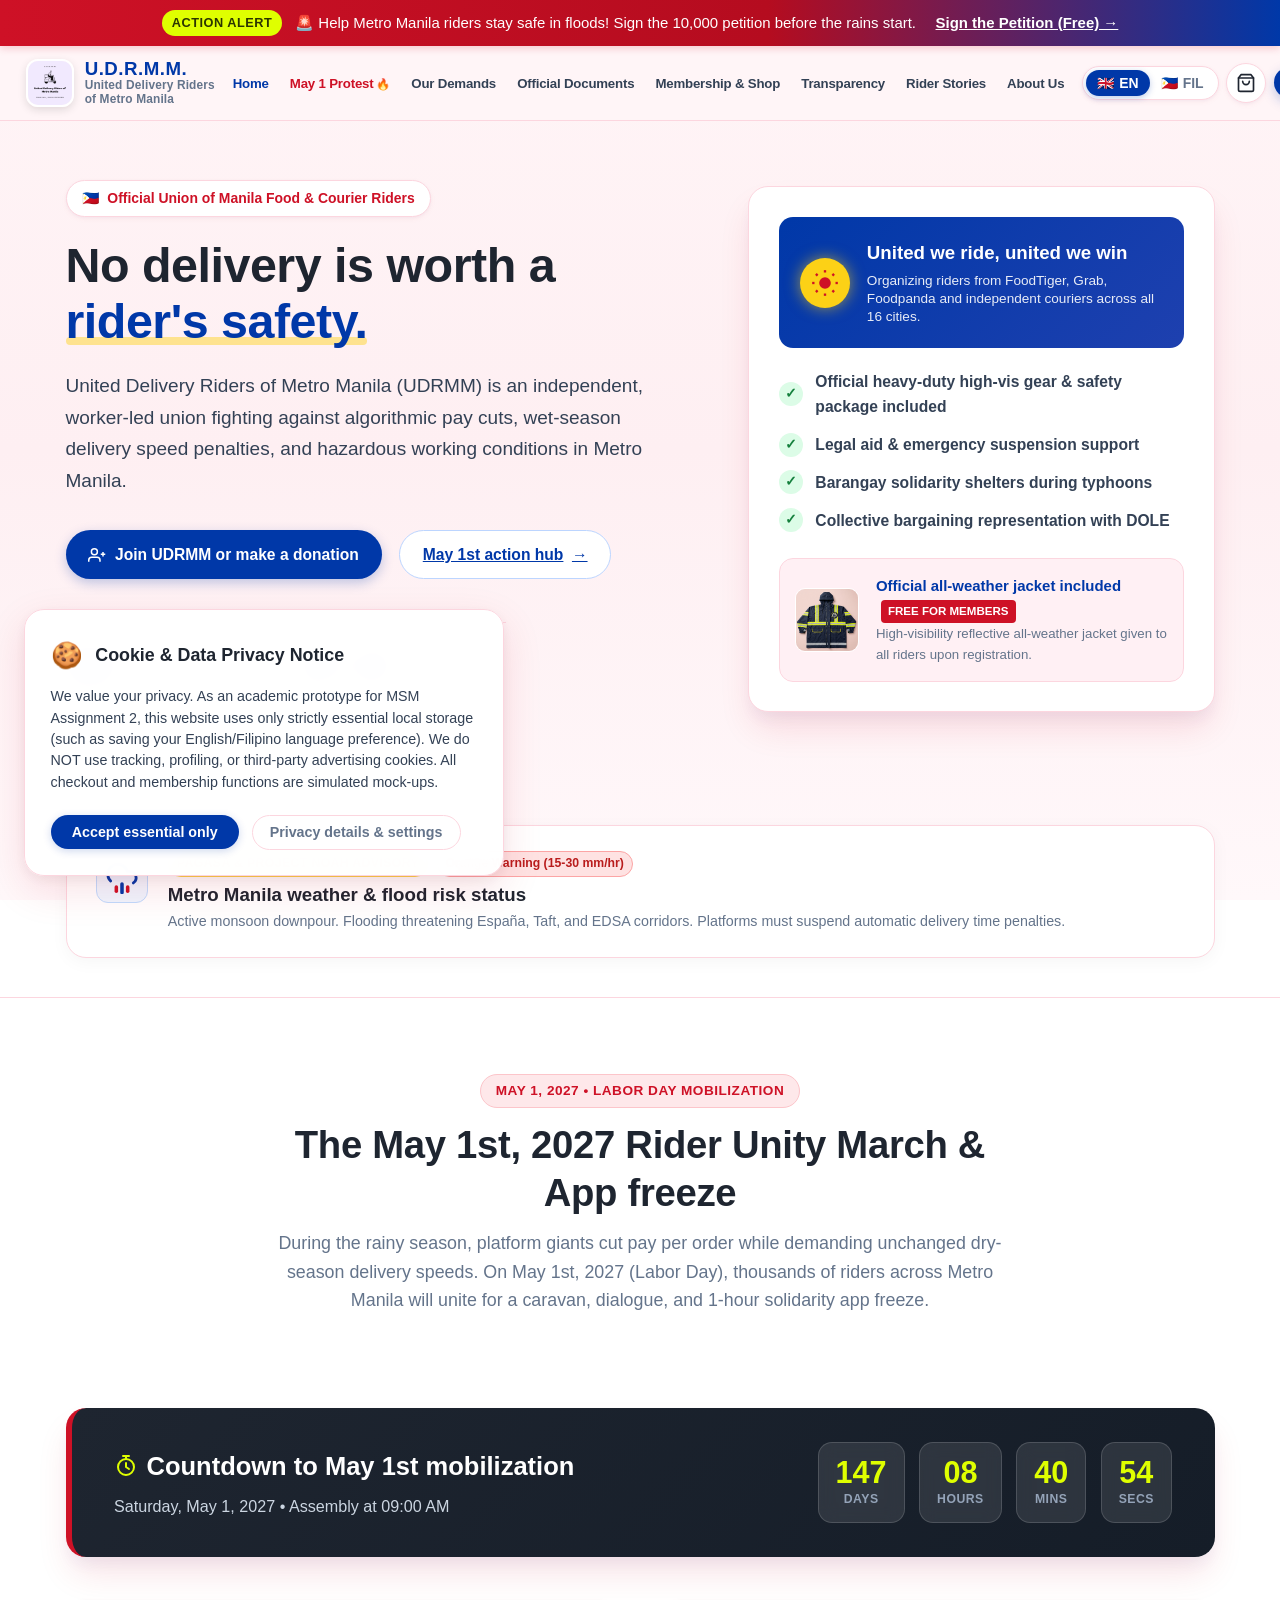
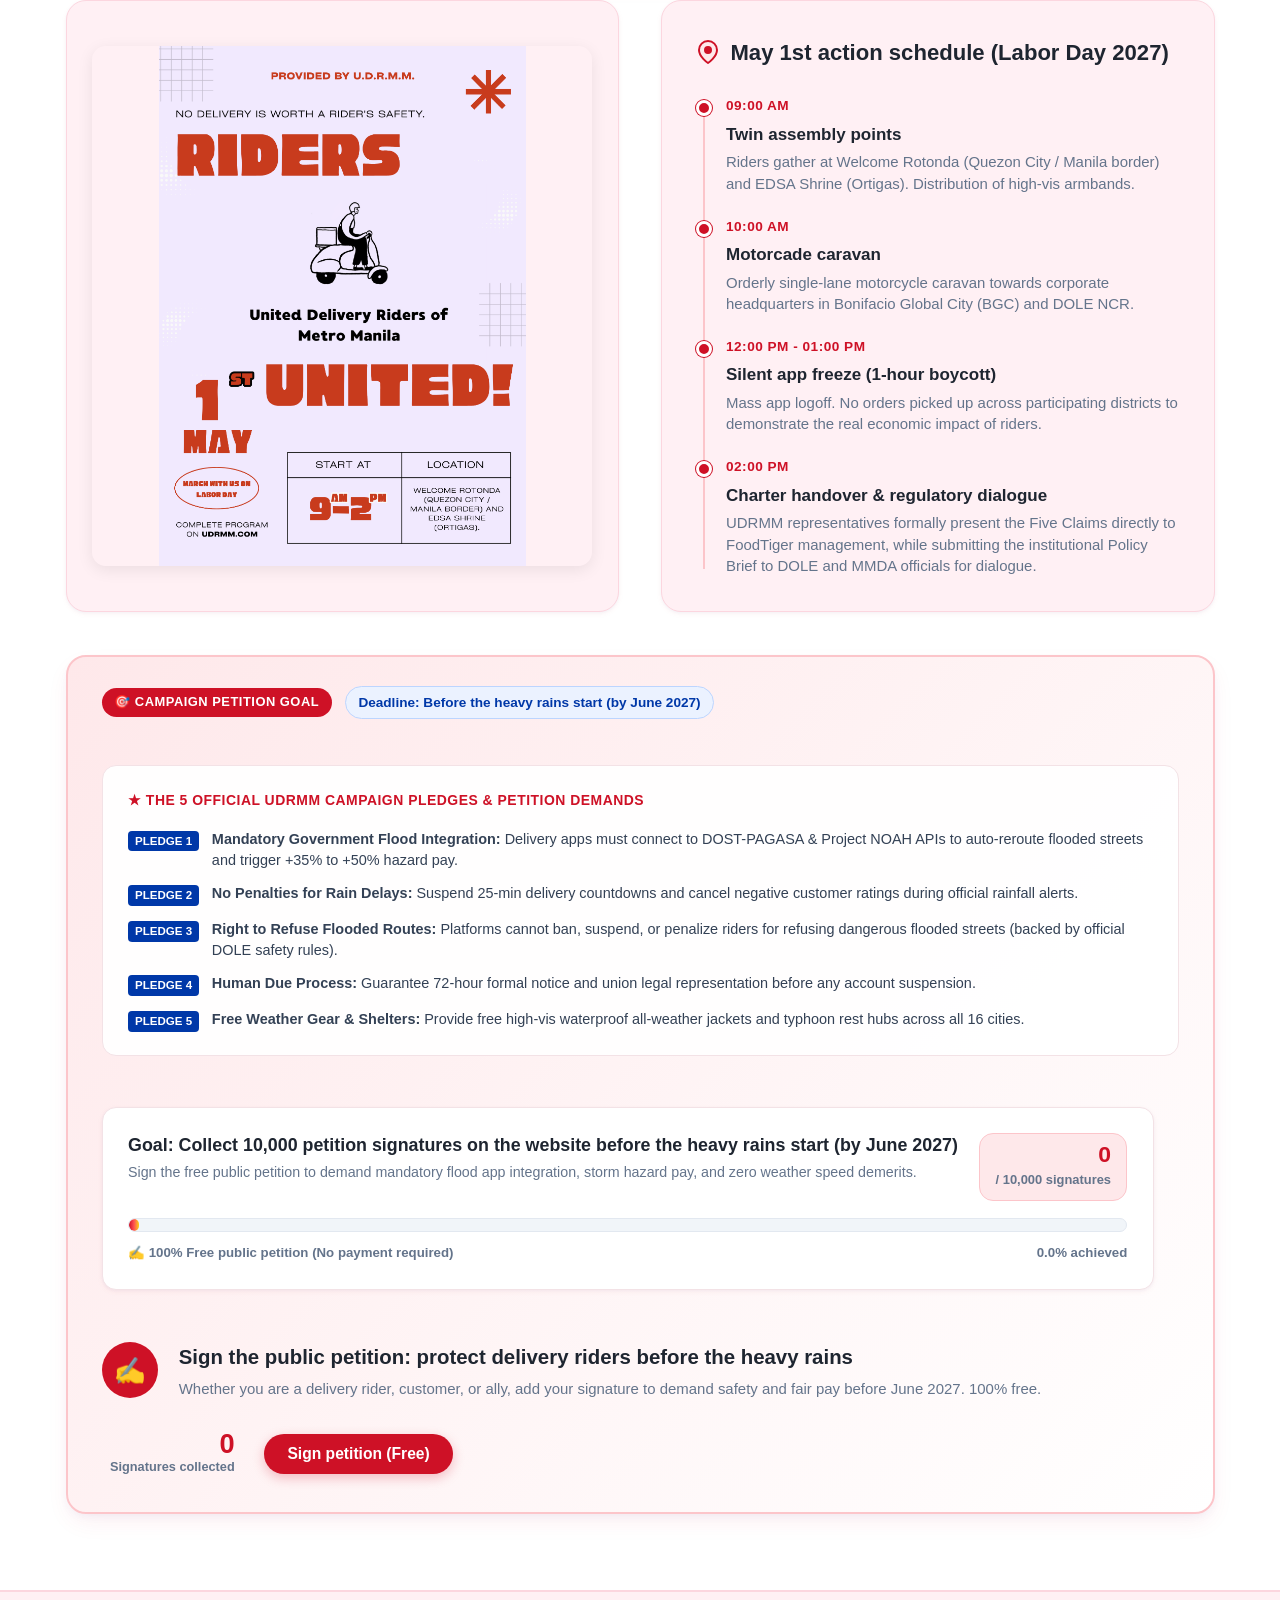
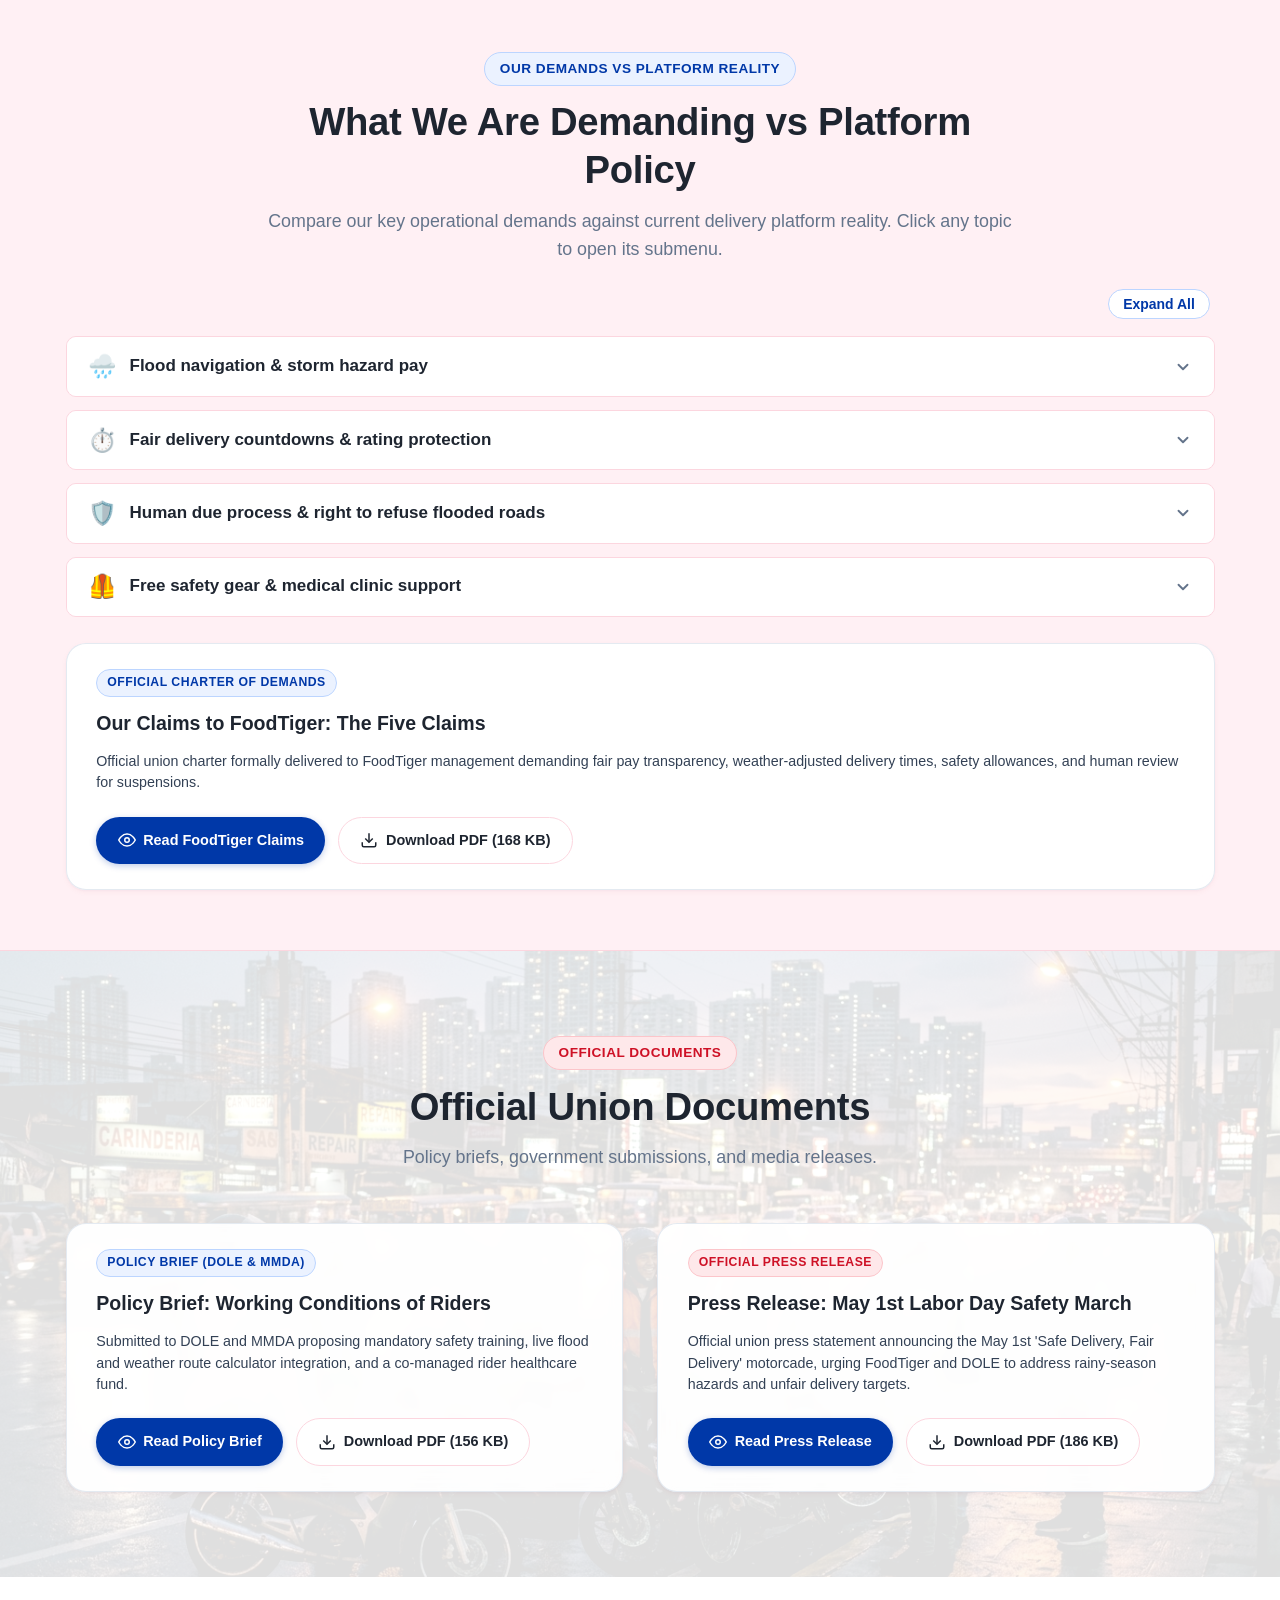
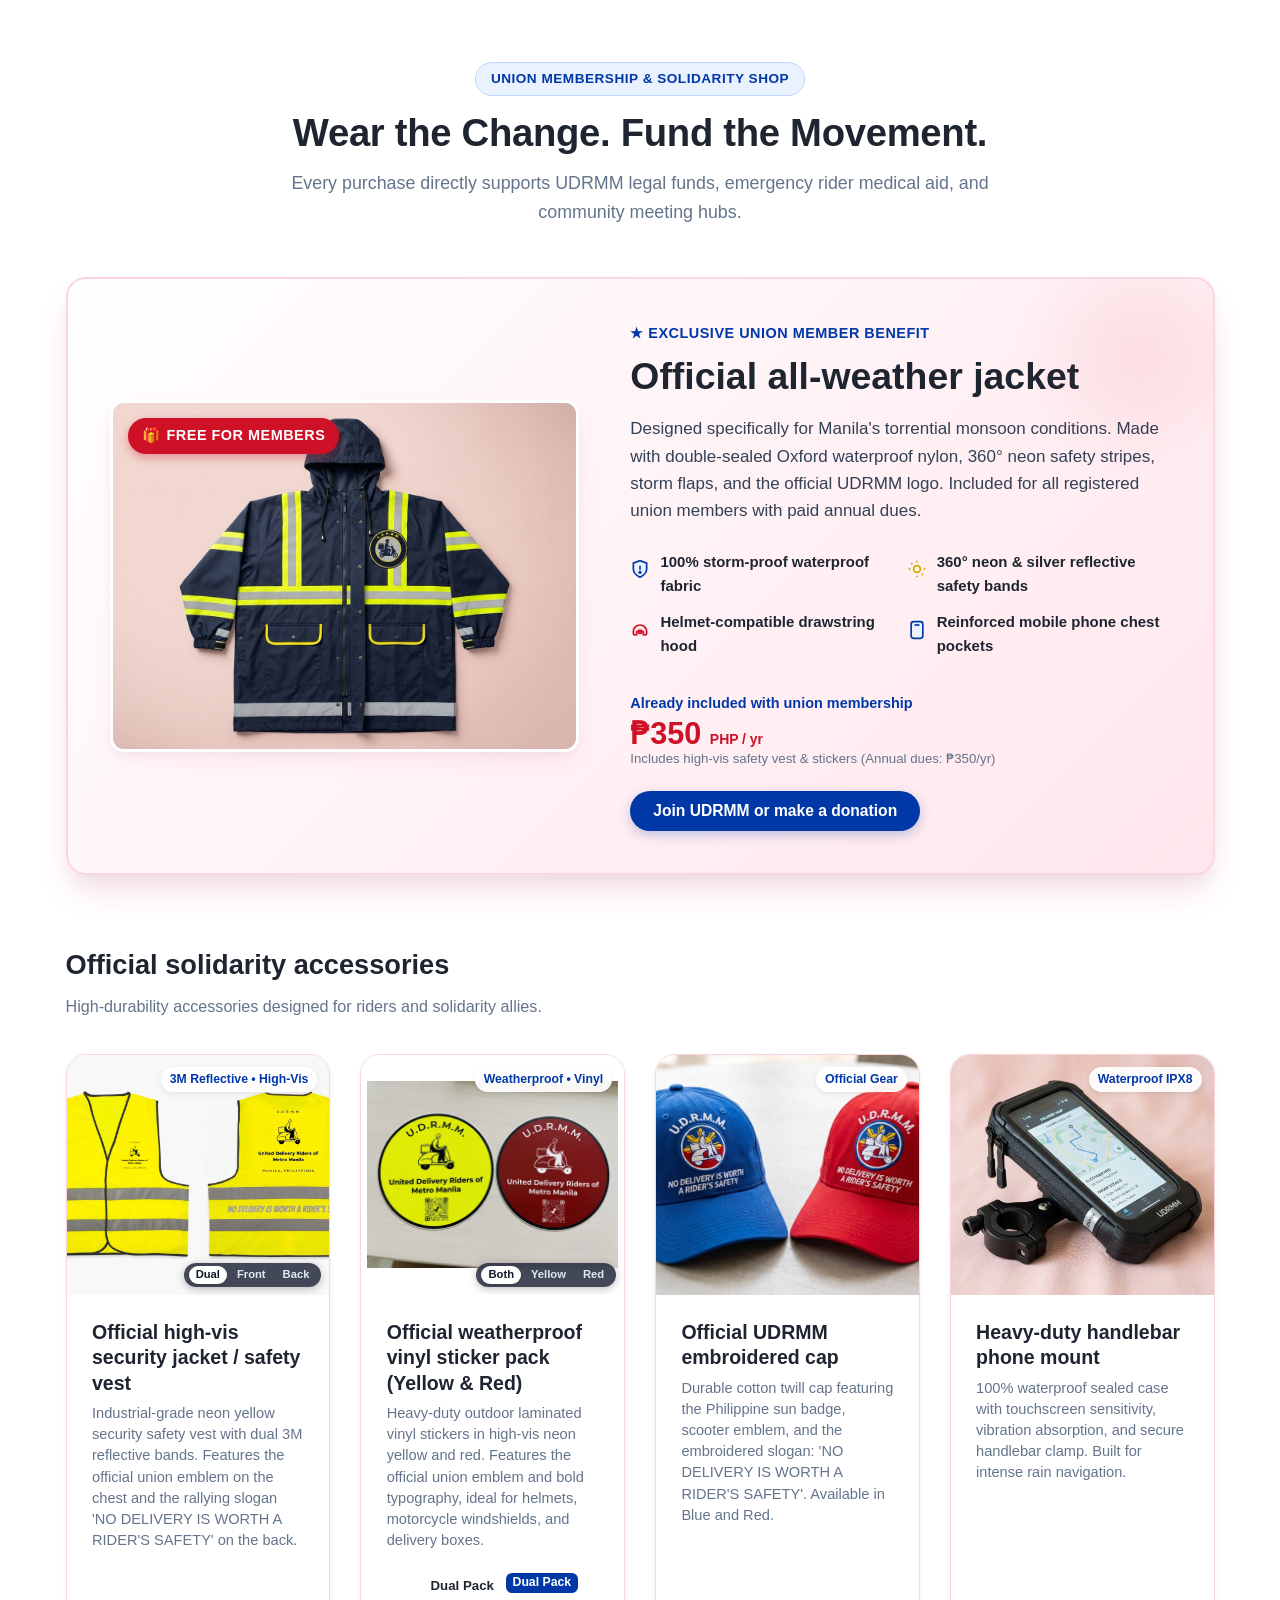
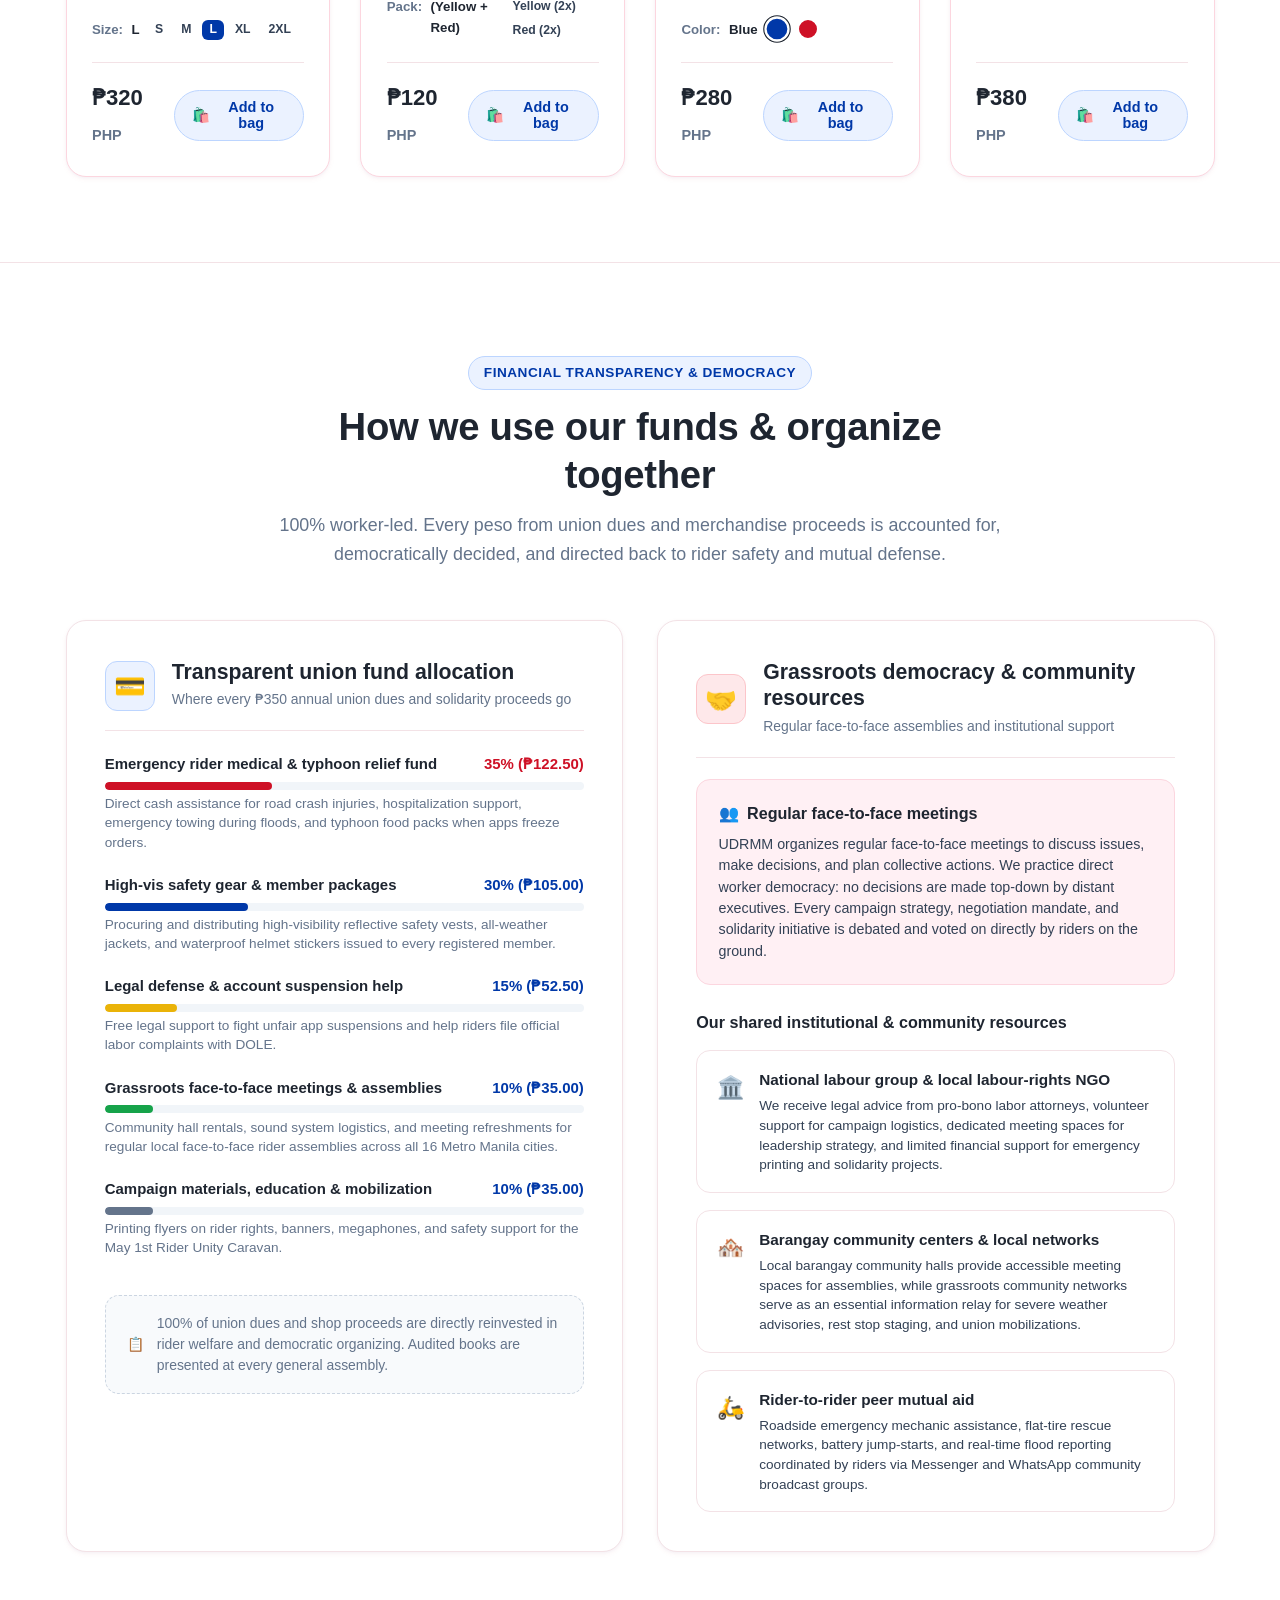
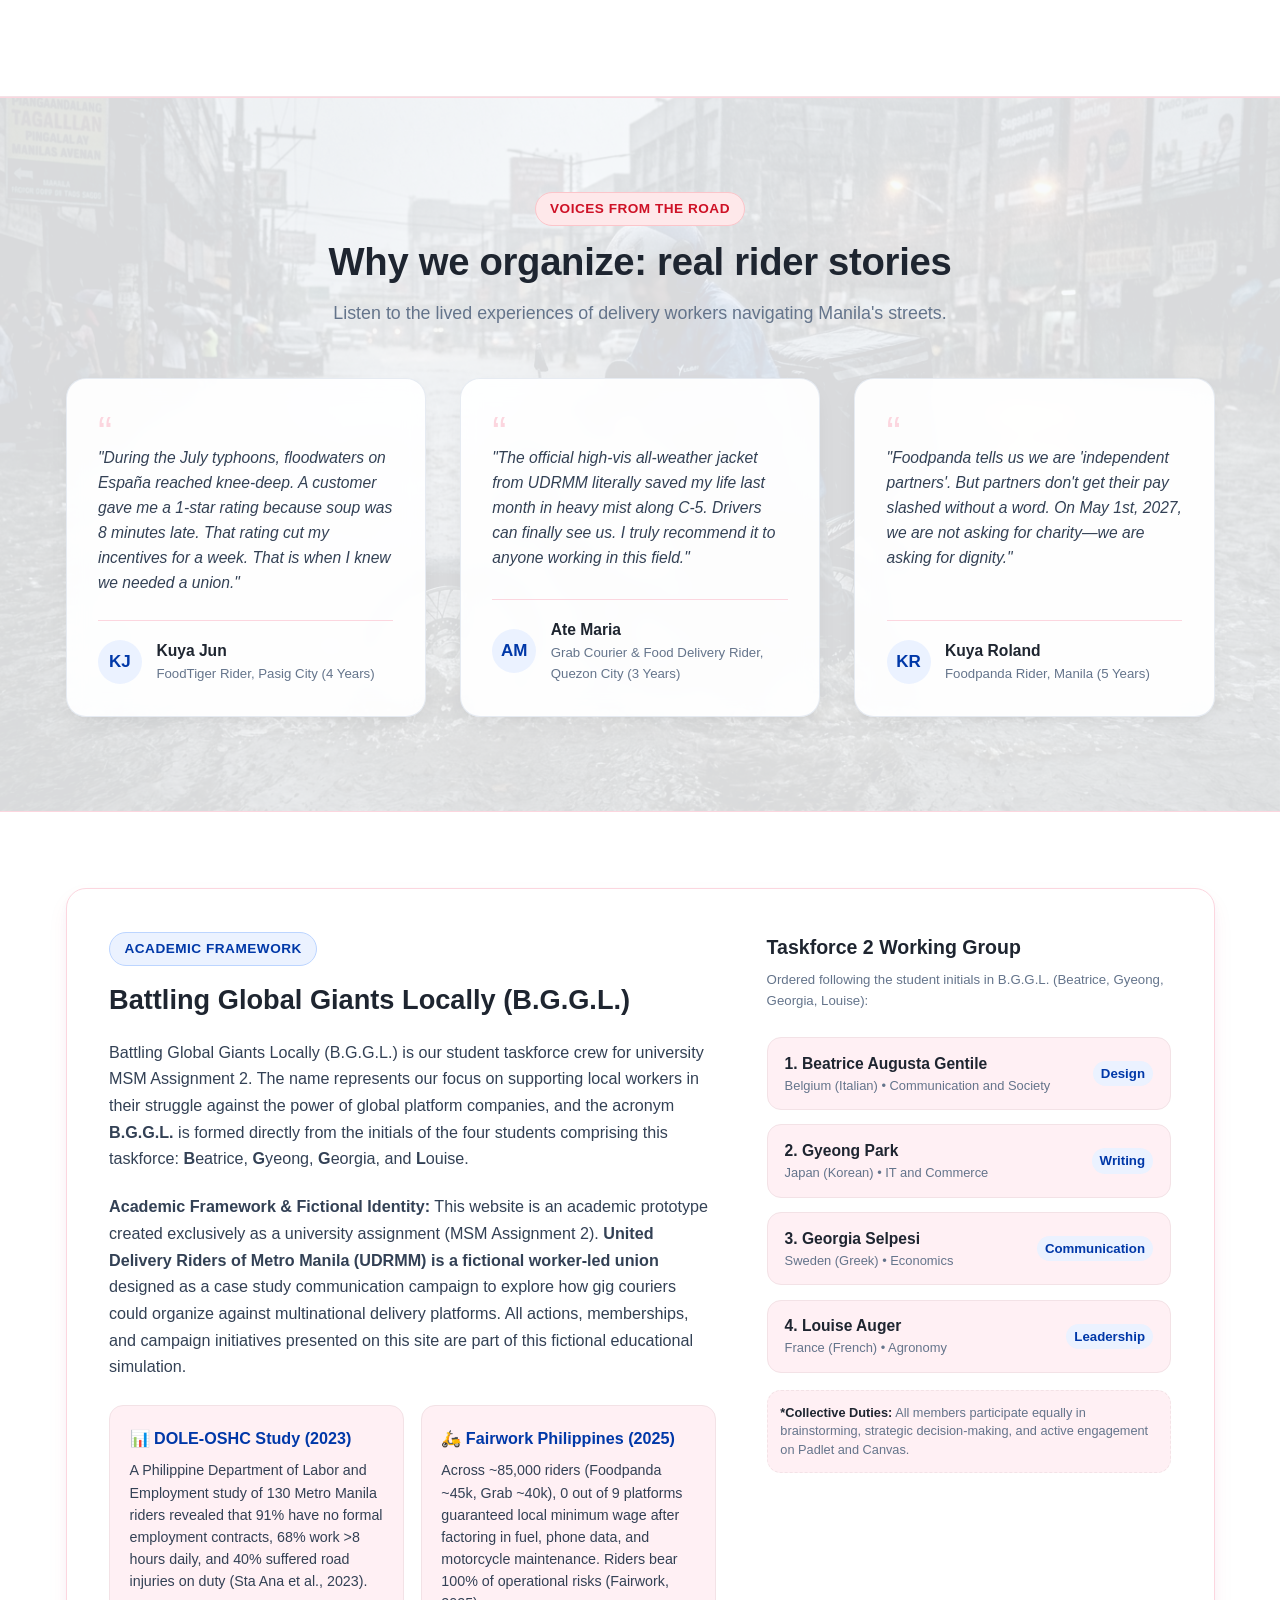
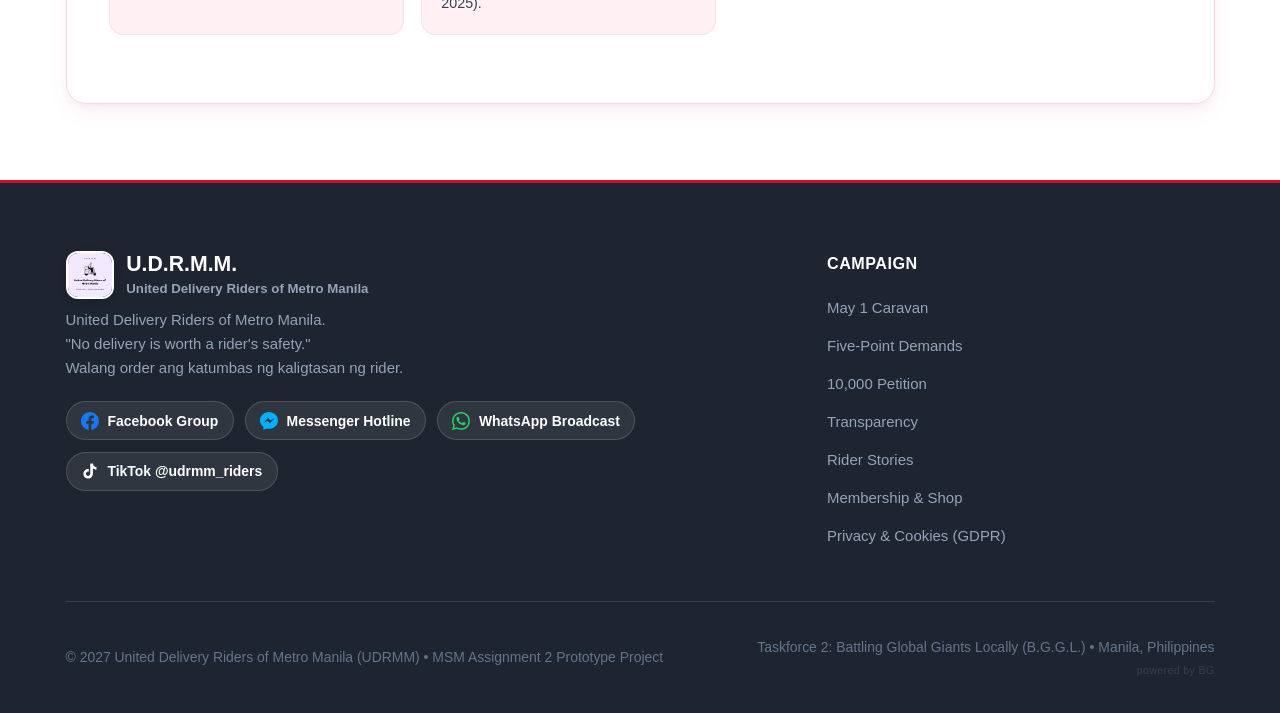
<file: index.html>
<!DOCTYPE html>
<html lang="en" data-lang="en">
<head>
  <meta charset="UTF-8">
  <meta name="viewport" content="width=device-width, initial-scale=1.0">
  <title>U.D.R.M.M. | United Delivery Riders of Metro Manila</title>
  <meta name="description" content="Worker-led union fighting for fair pay, rainy-season hazard protection, and safety for Metro Manila delivery riders.">
  <link rel="icon" type="image/png" href="assets/logo.png?v=20261011_pink">
  <link rel="stylesheet" href="style.css?v=20261023_v17">
</head>
<body>

  <!-- Top Emergency & Mobilization Bar -->
  <aside class="top-alert-bar" aria-label="Mobilization Alert">
    <div class="top-alert-content">
      <span class="alert-tag">Action Alert</span>
      <span data-i18n="alertText">🚨 Help Metro Manila riders stay safe in floods! Sign the 10,000 petition before the rains start.</span>
      <a href="#petition" class="top-alert-link" data-i18n="alertLink">Sign the Petition (Free) →</a>
    </div>
  </aside>

  <!-- Sticky Main Navigation -->
  <header class="navbar">
    <div class="container nav-container">
      <a href="#" class="brand" aria-label="UDRMM Home">
        <img src="assets/logo.png?v=20261011_pink" alt="UDRMM Official Logo" class="brand-logo-img" width="48" height="48" loading="eager" decoding="async">
        <div class="brand-text">
          <span class="brand-title">U.D.R.M.M.</span>
          <span class="brand-subtitle" data-i18n-html="brand_subtitle">United Delivery Riders<br>of Metro Manila</span>
        </div>
      </a>

      <!-- Navigation Links -->
      <nav aria-label="Main Navigation">
        <ul class="nav-links">
          <li><a href="#home" class="nav-link active" data-i18n="navHome">Home</a></li>
          <li><a href="#protest" class="nav-link highlight" data-i18n="navProtest">May 1 Protest</a></li>
          <li><a href="#demands" class="nav-link" data-i18n="navDemands">Our Demands</a></li>
          <li><a href="#documents" class="nav-link" data-i18n="navDocuments">Official Documents</a></li>
          <li><a href="#shop" class="nav-link" data-i18n="navShop">Membership & Shop</a></li>
          <li><a href="#transparency" class="nav-link" data-i18n="navTransparency">Transparency</a></li>
          <li><a href="#stories" class="nav-link" data-i18n="navStories">Rider Stories</a></li>
          <li><a href="#about" class="nav-link" data-i18n="navAbout">About Us</a></li>
        </ul>
      </nav>

      <!-- Language Selector & Header Actions -->
      <div class="nav-actions">
        <div class="nav-actions-top">
          <!-- Language Switcher Pill -->
          <div class="lang-selector" role="group" aria-label="Language Selector">
            <button type="button" class="lang-btn active" data-lang="en" aria-label="Switch to English">
              <span>🇬🇧</span> EN
            </button>
            <button type="button" class="lang-btn" data-lang="fil" aria-label="Lumipat sa Filipino">
              <span>🇵🇭</span> FIL
            </button>
          </div>

          <!-- Cart Drawer Toggle -->
          <button class="cart-btn" id="open-cart-btn" aria-label="Open Shopping Bag">
            <svg width="20" height="20" viewBox="0 0 24 24" fill="none" stroke="currentColor" stroke-width="2" stroke-linecap="round" stroke-linejoin="round">
              <path d="M6 2L3 6v14a2 2 0 0 0 2 2h14a2 2 0 0 0 2-2V6l-3-4z"></path>
              <line x1="3" y1="6" x2="21" y2="6"></line>
              <path d="M16 10a4 4 0 0 1-8 0"></path>
            </svg>
            <span class="cart-count" id="cart-badge-count" style="display: none;">0</span>
          </button>

          <!-- Mobile Menu Toggle Button -->
          <button class="mobile-menu-btn" id="mobile-menu-btn" aria-label="Toggle menu">
            <svg width="24" height="24" viewBox="0 0 24 24" fill="none" stroke="currentColor" stroke-width="2">
              <line x1="3" y1="12" x2="21" y2="12"></line>
              <line x1="3" y1="6" x2="21" y2="6"></line>
              <line x1="3" y1="18" x2="21" y2="18"></line>
            </svg>
          </button>
        </div>

        <!-- Become Member or Donate CTA -->
        <button class="btn-primary open-membership-btn header-cta-btn" data-i18n="btnJoinNav">
          Join UDRMM or make a donation
        </button>
      </div>
    </div>
  </header>

  <main>
    <!-- HERO SECTION -->
    <section class="hero" id="home">
      <div class="container hero-grid">
        <div class="hero-content">
          <div class="hero-badge-pill">
            <span>🇵🇭</span>
            <span data-i18n="heroBadge">Official union of Manila food & courier riders</span>
          </div>

          <h1 class="hero-title">
            <span data-i18n="heroTitlePart1">No delivery is worth a </span>
            <span class="slogan-highlight" data-i18n="heroTitleHighlight">rider's safety.</span>
          </h1>

          <p class="hero-subtitle" data-i18n="heroSubtitle">
            United Delivery Riders of Metro Manila (UDRMM) is an independent, worker-led union fighting against algorithmic pay cuts, wet-season delivery speed penalties, and hazardous working conditions in Metro Manila.
          </p>

          <div class="hero-cta-group">
            <button class="btn-primary open-membership-btn">
              <svg width="18" height="18" viewBox="0 0 24 24" fill="none" stroke="currentColor" stroke-width="2">
                <path d="M16 21v-2a4 4 0 0 0-4-4H5a4 4 0 0 0-4 4v2"></path>
                <circle cx="8.5" cy="7.5" r="4"></circle>
                <line x1="20" y1="8" x2="20" y2="14"></line>
                <line x1="23" y1="11" x2="17" y2="11"></line>
              </svg>
              <span data-i18n="heroCtaJoin">Join UDRMM or make a donation</span>
            </button>

            <a href="#protest" class="btn-secondary">
              <span data-i18n="heroCtaProtest">May 1st action hub</span>
              <span>→</span>
            </a>
          </div>

          <!-- Live Union Statistics -->
          <div class="hero-stats-row">
            <div class="stat-item">
              <div class="stat-num">500</div>
              <div class="stat-label" data-i18n="statMembers">Registered Union Members Goal</div>
            </div>
            <div class="stat-item">
              <div class="stat-num">16 / 16</div>
              <div class="stat-label" data-i18n="statCities">Metro Manila cities covered</div>
            </div>
          </div>
        </div>

        <!-- Hero Card Showcase -->
        <div class="hero-card-display">
          <div class="hero-main-card">
            <div class="hero-card-banner">
              <div class="hero-sun-icon">
                <svg width="28" height="28" viewBox="0 0 24 24" fill="#CE1126">
                  <circle cx="12" cy="12" r="5"></circle>
                  <line x1="12" y1="1" x2="12" y2="3" stroke="#CE1126" stroke-width="2"></line>
                  <line x1="12" y1="21" x2="12" y2="23" stroke="#CE1126" stroke-width="2"></line>
                  <line x1="4.22" y1="4.22" x2="5.64" y2="5.64" stroke="#CE1126" stroke-width="2"></line>
                  <line x1="18.36" y1="18.36" x2="19.78" y2="19.78" stroke="#CE1126" stroke-width="2"></line>
                  <line x1="1" y1="12" x2="3" y2="12" stroke="#CE1126" stroke-width="2"></line>
                  <line x1="21" y1="12" x2="23" y2="12" stroke="#CE1126" stroke-width="2"></line>
                  <line x1="4.22" y1="19.78" x2="5.64" y2="18.36" stroke="#CE1126" stroke-width="2"></line>
                  <line x1="18.36" y1="5.64" x2="19.78" y2="4.22" stroke="#CE1126" stroke-width="2"></line>
                </svg>
              </div>
              <div class="hero-banner-info">
                <h4 data-i18n="heroCardTitle">United we ride, united we win</h4>
                <p data-i18n="heroCardDesc">Organizing riders from FoodTiger, Grab, Foodpanda and independent couriers across all 16 cities.</p>
              </div>
            </div>

            <ul class="hero-card-perks">
              <li class="hero-perk-item">
                <span class="hero-perk-check">✓</span>
                <span data-i18n="perk1">Official heavy-duty high-vis gear & safety package included</span>
              </li>
              <li class="hero-perk-item">
                <span class="hero-perk-check">✓</span>
                <span data-i18n="perk2">Legal aid & emergency suspension support</span>
              </li>
              <li class="hero-perk-item">
                <span class="hero-perk-check">✓</span>
                <span data-i18n="perk3">Barangay solidarity shelters during typhoons</span>
              </li>
              <li class="hero-perk-item">
                <span class="hero-perk-check">✓</span>
                <span data-i18n="perk4">Collective bargaining representation with DOLE</span>
              </li>
            </ul>

            <div class="hero-poncho-mini-preview">
              <img src="assets/product-poncho.jpg" alt="Official All-Weather Jacket" class="poncho-mini-img" width="64" height="64" loading="eager" decoding="async">
              <div class="poncho-mini-text">
                <h5>
                  <span data-i18n="heroPonchoTitle">Official all-weather jacket included</span>
                  <span class="badge-free" data-i18n="freePonchoBadge">FREE FOR MEMBERS</span>
                </h5>
                <p data-i18n="heroPonchoDesc">High-visibility reflective all-weather jacket given to all riders upon registration.</p>
              </div>
            </div>
          </div>
        </div>
      </div>
    </section>

    <!-- METRO MANILA WEATHER & FLOOD RISK ADVISORY WIDGET -->
    <section class="weather-section" id="weather">
      <div class="container">
        <div class="weather-widget">
          <div class="weather-status">
            <div class="weather-icon-box" aria-hidden="true">
              <svg width="34" height="34" viewBox="0 0 24 24" fill="none" stroke="currentColor" stroke-width="2" stroke-linecap="round" stroke-linejoin="round">
                <path d="M20 16.2A4.5 4.5 0 0 0 17.5 8h-1.8A7 7 0 1 0 4 14.9" stroke="#0038A8" stroke-width="2" fill="#EBF2FF"></path>
                <line x1="8" y1="19" x2="8" y2="22" stroke="#CE1126" stroke-width="2.5"></line>
                <line x1="12" y1="17" x2="12" y2="23" stroke="#0038A8" stroke-width="2.5"></line>
                <line x1="16" y1="19" x2="16" y2="22" stroke="#CE1126" stroke-width="2.5"></line>
              </svg>
            </div>
            <div class="weather-info">
              <div class="weather-badge-group">
                <span class="weather-badge" data-i18n="weatherBadge">PAGASA &amp; PROJECT NOAH ADVISORY</span>
                <span class="weather-source-pill" data-i18n="pagasaLevelOrange">Orange Warning (15-30 mm/hr)</span>
              </div>
              <h4 data-i18n="weatherTitle">Metro Manila weather &amp; flood risk status</h4>
              <p class="weather-text" data-i18n="weatherDesc">
                Active monsoon downpour. Flooding threatening España, Taft, and EDSA corridors. Platforms must suspend automatic delivery time penalties.
              </p>
            </div>
          </div>
        </div>
      </div>
    </section>

    <!-- MAY 1, 2027 PROTEST & MOBILIZATION HUB -->
    <section class="protest-section" id="protest">
      <div class="container protest-container">
        <div class="section-header">
          <span class="section-badge badge-red" data-i18n="protestBadge">MAY 1, 2027 • LABOR DAY MOBILIZATION</span>
          <h2 class="section-title" data-i18n="protestTitle">The May 1st, 2027 Rider Unity March & App freeze</h2>
          <p class="section-desc" data-i18n="protestDesc">
            During the rainy season, platform giants cut pay per order while demanding unchanged dry-season delivery speeds. On May 1st, 2027 (Labor Day), thousands of riders across Metro Manila will unite for a caravan, dialogue, and 1-hour solidarity app freeze.
          </p>
        </div>

        <!-- Live Countdown Timer -->
        <div class="countdown-card">
          <div class="countdown-info">
            <h3 style="display: flex; align-items: center; gap: 0.5rem;">
              <svg width="24" height="24" viewBox="0 0 24 24" fill="none" stroke="#DFFF00" stroke-width="2" stroke-linecap="round" stroke-linejoin="round" aria-hidden="true">
                <circle cx="12" cy="13" r="8"></circle>
                <polyline points="12 9 12 13 15 15"></polyline>
                <path d="M12 2v3"></path>
                <path d="M9 2h6"></path>
              </svg>
              <span data-i18n="countdownHeading">Countdown to May 1st mobilization</span>
            </h3>
            <p data-i18n="countdownSub">Saturday, May 1, 2027 • Assembly at 09:00 AM</p>
          </div>
          <div class="countdown-boxes">
            <div class="countdown-box">
              <div class="count-num" id="count-days">00</div>
              <div class="count-lbl" data-i18n="lblDays">Days</div>
            </div>
            <div class="countdown-box">
              <div class="count-num" id="count-hours">00</div>
              <div class="count-lbl" data-i18n="lblHours">Hours</div>
            </div>
            <div class="countdown-box">
              <div class="count-num" id="count-mins">00</div>
              <div class="count-lbl" data-i18n="lblMins">Mins</div>
            </div>
            <div class="countdown-box">
              <div class="count-num" id="count-secs">00</div>
              <div class="count-lbl" data-i18n="lblSecs">Secs</div>
            </div>
          </div>
        </div>

        <!-- Schedule & Demands Comparison Grid -->
        <div class="protest-grid">
          <!-- Official May 1st Leaflet Flyer Card (LEFT) -->
          <div class="leaflet-card">
            <a href="assets/may1-leaflet.png" target="_blank" rel="noopener noreferrer" class="leaflet-img-link" title="May 1st Rider Unity Caravan Leaflet">
              <img src="assets/may1-leaflet.png" alt="May 1st Rider Unity Caravan Leaflet" class="leaflet-img" width="723" height="1024" loading="lazy" decoding="async">
            </a>
          </div>

          <!-- Schedule Card (RIGHT) -->
          <div class="schedule-card">
            <h3 class="card-heading">
              <svg width="24" height="24" viewBox="0 0 24 24" fill="none" stroke="#CE1126" stroke-width="2" stroke-linecap="round" stroke-linejoin="round"><path d="M21 10c0 7-9 13-9 13s-9-6-9-13a9 9 0 0 1 18 0z" fill="#FEE8EA"></path><circle cx="12" cy="10" r="3" fill="#CE1126"></circle></svg>
              <span data-i18n="scheduleHeading">May 1st action schedule (Labor Day 2027)</span>
            </h3>
            <div class="timeline">
              <div class="timeline-item">
                <div class="timeline-dot"></div>
                <div class="timeline-time" data-i18n="sch1Time">09:00 AM</div>
                <div class="timeline-title" data-i18n="sch1Title">Twin assembly points</div>
                <div class="timeline-desc" data-i18n="sch1Desc">
                  Riders gather at Welcome Rotonda (Quezon City / Manila border) and EDSA Shrine (Ortigas). Distribution of high-vis armbands.
                </div>
              </div>
              <div class="timeline-item">
                <div class="timeline-dot"></div>
                <div class="timeline-time" data-i18n="sch2Time">10:00 AM</div>
                <div class="timeline-title" data-i18n="sch2Title">Motorcade caravan</div>
                <div class="timeline-desc" data-i18n="sch2Desc">
                  Orderly single-lane motorcycle caravan towards corporate headquarters in Bonifacio Global City (BGC) and DOLE NCR.
                </div>
              </div>
              <div class="timeline-item">
                <div class="timeline-dot"></div>
                <div class="timeline-time" data-i18n="sch3Time">12:00 PM - 01:00 PM</div>
                <div class="timeline-title" data-i18n="sch3Title">Silent app freeze (1-hour boycott)</div>
                <div class="timeline-desc" data-i18n="sch3Desc">
                  Mass app logoff. No orders picked up across participating districts to demonstrate the real economic impact of riders.
                </div>
              </div>
              <div class="timeline-item">
                <div class="timeline-dot"></div>
                <div class="timeline-time" data-i18n="sch4Time">02:00 PM</div>
                <div class="timeline-title" data-i18n="sch4Title">Charter handover & regulatory dialogue</div>
                <div class="timeline-desc" data-i18n="sch4Desc">
                  UDRMM representatives formally present the Five Claims directly to FoodTiger management, while submitting the institutional Policy Brief to DOLE and MMDA officials for dialogue.
                </div>
              </div>
            </div>
          </div>
        </div>

        <!-- Official Public Petition Card: Collect 10,000 signatures before June 2027 -->
        <div class="protest-rsvp-card petition-card" id="petition">
          <div class="petition-header-badge-row">
            <span class="petition-goal-tag">🎯 CAMPAIGN PETITION GOAL</span>
            <span class="petition-deadline-tag" data-i18n="petitionDeadlineTag">Deadline: Before the heavy rains start (by June 2027)</span>
          </div>

          <div class="rsvp-pledges-box">
            <span class="rsvp-pledges-title" data-i18n="pledgesTitle">★ THE 5 OFFICIAL UDRMM CAMPAIGN PLEDGES &amp; PETITION DEMANDS</span>
            <div class="pledges-list-grid">
              <div class="pledge-point">
                <span class="pl-badge">PLEDGE 1</span>
                <span data-i18n-html="pl1Desc"><strong>Mandatory Government Flood Integration:</strong> Delivery apps must connect to DOST-PAGASA &amp; Project NOAH APIs to auto-reroute flooded streets and trigger +35% to +50% hazard pay.</span>
              </div>
              <div class="pledge-point">
                <span class="pl-badge">PLEDGE 2</span>
                <span data-i18n-html="pl2Desc"><strong>No Penalties for Rain Delays:</strong> Suspend 25-min delivery countdowns and cancel negative customer ratings during official rainfall alerts.</span>
              </div>
              <div class="pledge-point">
                <span class="pl-badge">PLEDGE 3</span>
                <span data-i18n-html="pl3Desc"><strong>Right to Refuse Flooded Routes:</strong> Platforms cannot ban, suspend, or penalize riders for refusing dangerous flooded streets (backed by official DOLE safety rules).</span>
              </div>
              <div class="pledge-point">
                <span class="pl-badge">PLEDGE 4</span>
                <span data-i18n-html="pl4Desc"><strong>Human Due Process:</strong> Guarantee 72-hour formal notice and union legal representation before any account suspension.</span>
              </div>
              <div class="pledge-point">
                <span class="pl-badge">PLEDGE 5</span>
                <span data-i18n-html="pl5Desc"><strong>Free Weather Gear &amp; Shelters:</strong> Provide free high-vis waterproof all-weather jackets and typhoon rest hubs across all 16 cities.</span>
              </div>
            </div>
          </div>

          <!-- Petition Signature Goal Tracker -->
          <div class="petition-tracker-box">
            <div class="petition-tracker-header">
              <div>
                <strong class="petition-tracker-title" data-i18n="petitionTrackerTitle">Goal: Collect 10,000 petition signatures on the website before the heavy rains start (by June 2027)</strong>
                <p class="petition-tracker-sub" data-i18n="petitionTrackerSub">Sign the free public petition to demand mandatory flood app integration, storm hazard pay, and zero weather speed demerits.</p>
              </div>
              <div class="petition-stats-pill">
                <span class="petition-count-highlight" id="petition-count-highlight">0</span>
                <span class="petition-count-target">/ 10,000 signatures</span>
              </div>
            </div>
            
            <div class="petition-progress-bar-wrap" role="progressbar" aria-valuenow="0" aria-valuemin="0" aria-valuemax="10000" aria-label="10,000 petition signatures progress">
              <div class="petition-progress-bar-fill" id="petition-progress-fill" style="width: 0%;"></div>
            </div>
            
            <div class="petition-progress-meta">
              <span data-i18n="petitionFreeBadge">✍️ 100% Free public petition (No payment required)</span>
              <span id="petition-progress-percent">0% achieved</span>
            </div>
          </div>

          <div class="rsvp-action-row">
            <div class="rsvp-left">
              <div class="rsvp-icon-circle" aria-hidden="true" style="font-size: 1.5rem;">
                ✍️
              </div>
              <div class="rsvp-text">
                <h4 data-i18n="rsvpTitle">Sign the public petition: protect delivery riders before the heavy rains</h4>
                <p data-i18n="rsvpSub">Whether you are a delivery rider, customer, or ally, add your signature to demand safety and fair pay before June 2027. 100% free.</p>
              </div>
            </div>
            <div class="rsvp-action">
              <div class="rsvp-counter-badge" id="rsvp-badge-btn" role="button" tabindex="0" title="Click to view signatures count">
                <div class="rsvp-count-num" id="rsvp-counter-display">0</div>
                <div class="rsvp-count-label" data-i18n="rsvpLabel">Signatures collected</div>
              </div>
              <button type="button" class="btn-red" id="btn-rsvp-pledge" data-i18n="btnPledge">
                Sign petition (Free)
              </button>
            </div>
          </div>
        </div>
      </div>
    </section>

    <!-- OUR DEMANDS VS PLATFORM REALITY & FOODTIGER CHARTER -->
    <section class="demands-section" id="demands">
      <div class="container">
        <div class="section-header">
          <span class="section-badge badge-blue" data-i18n="demandsBadge">OUR DEMANDS VS PLATFORM REALITY</span>
          <h2 class="section-title" data-i18n="demandsHeading">What We Are Demanding vs Platform Policy</h2>
          <p class="section-desc" data-i18n="demandsSubtitle">Compare our key operational demands against current delivery platform reality. Click any topic to open its submenu.</p>
        </div>

        <!-- Demands Accordion Toolbar -->
        <div class="demands-toolbar">
          <button type="button" class="btn-toggle-all" id="btn-toggle-demands" data-i18n="btnExpandAll">Expand All</button>
        </div>

        <!-- Collapsible Submenus (Accordions) for Demands vs Platform Reality -->
        <div class="demands-accordions-container">
          <!-- Accordion 1: Flood Navigation -->
          <details class="demand-accordion">
            <summary class="demand-accordion-summary">
              <div class="summary-main">
                <span class="summary-emoji" aria-hidden="true">🌧️</span>
                <h3 class="summary-title" data-i18n="dem1Title">Flood navigation & storm hazard pay</h3>
              </div>
              <div class="summary-right">
                <svg class="accordion-chevron" width="18" height="18" viewBox="0 0 24 24" fill="none" stroke="currentColor" stroke-width="2.5" stroke-linecap="round" stroke-linejoin="round" aria-hidden="true"><polyline points="6 9 12 15 18 9"></polyline></svg>
              </div>
            </summary>
            <div class="demand-accordion-body">
              <div class="demand-compare-grid">
                <div class="comp-col comp-col-demand">
                  <div class="comp-header">
                    <svg class="comp-header-icon" width="18" height="18" viewBox="0 0 20 20" fill="currentColor" aria-hidden="true"><path fill-rule="evenodd" d="M10 18a8 8 0 100-16 8 8 0 000 16zm3.857-9.809a.75.75 0 00-1.214-.882l-3.483 4.79-1.88-1.88a.75.75 0 10-1.06 1.061l2.5 2.5a.75.75 0 001.137-.089l4-5.5z" clip-rule="evenodd"/></svg>
                    <span class="comp-heading" data-i18n="demDemandLabel">✓ UNION DEMAND</span>
                  </div>
                  <ul class="comp-list">
                    <li class="comp-item">
                      <span class="comp-bullet" aria-hidden="true"></span>
                      <div><strong data-i18n="dem1D1Title">Live PAGASA/NOAH API:</strong> <span data-i18n="dem1D1Sub">Auto-reroute flooded corridors</span></div>
                    </li>
                    <li class="comp-item">
                      <span class="comp-bullet" aria-hidden="true"></span>
                      <div><strong data-i18n="dem1D2Title">+35% to +50% Hazard Pay:</strong> <span data-i18n="dem1D2Sub">Fair danger compensation</span></div>
                    </li>
                    <li class="comp-item">
                      <span class="comp-bullet" aria-hidden="true"></span>
                      <div><strong data-i18n="dem1D3Title">Pause Speed Timers:</strong> <span data-i18n="dem1D3Sub">Halt countdowns on flooded roads</span></div>
                    </li>
                  </ul>
                </div>

                <div class="comp-col comp-col-reality">
                  <div class="comp-header">
                    <svg class="comp-header-icon" width="18" height="18" viewBox="0 0 20 20" fill="currentColor" aria-hidden="true"><path fill-rule="evenodd" d="M10 18a8 8 0 100-16 8 8 0 000 16zM8.28 7.22a.75.75 0 00-1.06 1.06L8.94 10l-1.72 1.72a.75.75 0 101.06 1.06L10 11.06l1.72 1.72a.75.75 0 101.06-1.06L11.06 10l1.72-1.72a.75.75 0 00-1.06-1.06L10 8.94 8.28 7.22z" clip-rule="evenodd"/></svg>
                    <span class="comp-heading" data-i18n="demRealityLabel">✕ PLATFORM REALITY</span>
                  </div>
                  <ul class="comp-list">
                    <li class="comp-item">
                      <span class="comp-bullet" aria-hidden="true"></span>
                      <div><strong data-i18n="dem1R1Title">Blind Routing:</strong> <span data-i18n="dem1R1Sub">Algorithms dispatch into flooded streets</span></div>
                    </li>
                    <li class="comp-item">
                      <span class="comp-bullet" aria-hidden="true"></span>
                      <div><strong data-i18n="dem1R2Title">-20% Rainy Pay Cut:</strong> <span data-i18n="dem1R2Sub">Earnings slashed during downpours</span></div>
                    </li>
                    <li class="comp-item">
                      <span class="comp-bullet" aria-hidden="true"></span>
                      <div><strong data-i18n="dem1R3Title">Engine &amp; Health Peril:</strong> <span data-i18n="dem1R3Sub">Flooded engines &amp; leptospirosis risks</span></div>
                    </li>
                  </ul>
                </div>
              </div>
            </div>
          </details>

          <!-- Accordion 2: Delivery Timers -->
          <details class="demand-accordion">
            <summary class="demand-accordion-summary">
              <div class="summary-main">
                <span class="summary-emoji" aria-hidden="true">⏱️</span>
                <h3 class="summary-title" data-i18n="dem2Title">Fair delivery countdowns & rating protection</h3>
              </div>
              <div class="summary-right">
                <svg class="accordion-chevron" width="18" height="18" viewBox="0 0 24 24" fill="none" stroke="currentColor" stroke-width="2.5" stroke-linecap="round" stroke-linejoin="round" aria-hidden="true"><polyline points="6 9 12 15 18 9"></polyline></svg>
              </div>
            </summary>
            <div class="demand-accordion-body">
              <div class="demand-compare-grid">
                <div class="comp-col comp-col-demand">
                  <div class="comp-header">
                    <svg class="comp-header-icon" width="18" height="18" viewBox="0 0 20 20" fill="currentColor" aria-hidden="true"><path fill-rule="evenodd" d="M10 18a8 8 0 100-16 8 8 0 000 16zm3.857-9.809a.75.75 0 00-1.214-.882l-3.483 4.79-1.88-1.88a.75.75 0 10-1.06 1.061l2.5 2.5a.75.75 0 001.137-.089l4-5.5z" clip-rule="evenodd"/></svg>
                    <span class="comp-heading" data-i18n="demDemandLabel">✓ UNION DEMAND</span>
                  </div>
                  <ul class="comp-list">
                    <li class="comp-item">
                      <span class="comp-bullet" aria-hidden="true"></span>
                      <div><strong data-i18n="dem2D1Title">Weather Time Buffers:</strong> <span data-i18n="dem2D1Sub">Dynamic delivery extensions</span></div>
                    </li>
                    <li class="comp-item">
                      <span class="comp-bullet" aria-hidden="true"></span>
                      <div><strong data-i18n="dem2D2Title">Cancel 1-Star Demerits:</strong> <span data-i18n="dem2D2Sub">Wipe rain-delay customer ratings</span></div>
                    </li>
                    <li class="comp-item">
                      <span class="comp-bullet" aria-hidden="true"></span>
                      <div><strong data-i18n="dem2D3Title">Safety Over Speed:</strong> <span data-i18n="dem2D3Sub">Safe driving on wet slippery roads</span></div>
                    </li>
                  </ul>
                </div>

                <div class="comp-col comp-col-reality">
                  <div class="comp-header">
                    <svg class="comp-header-icon" width="18" height="18" viewBox="0 0 20 20" fill="currentColor" aria-hidden="true"><path fill-rule="evenodd" d="M10 18a8 8 0 100-16 8 8 0 000 16zM8.28 7.22a.75.75 0 00-1.06 1.06L8.94 10l-1.72 1.72a.75.75 0 101.06 1.06L10 11.06l1.72 1.72a.75.75 0 101.06-1.06L11.06 10l1.72-1.72a.75.75 0 00-1.06-1.06L10 8.94 8.28 7.22z" clip-rule="evenodd"/></svg>
                    <span class="comp-heading" data-i18n="demRealityLabel">✕ PLATFORM REALITY</span>
                  </div>
                  <ul class="comp-list">
                    <li class="comp-item">
                      <span class="comp-bullet" aria-hidden="true"></span>
                      <div><strong data-i18n="dem2R1Title">Fixed 25-Min Timers:</strong> <span data-i18n="dem2R1Sub">Same dry-season rules in knee-deep water</span></div>
                    </li>
                    <li class="comp-item">
                      <span class="comp-bullet" aria-hidden="true"></span>
                      <div><strong data-i18n="dem2R2Title">Tier Demotions:</strong> <span data-i18n="dem2R2Sub">Bad ratings cut weekly rider income</span></div>
                    </li>
                    <li class="comp-item">
                      <span class="comp-bullet" aria-hidden="true"></span>
                      <div><strong data-i18n="dem2R3Title">Red-Light Anxiety:</strong> <span data-i18n="dem2R3Sub">Countdown pressure causes crashes</span></div>
                    </li>
                  </ul>
                </div>
              </div>
            </div>
          </details>

          <!-- Accordion 3: Due Process -->
          <details class="demand-accordion">
            <summary class="demand-accordion-summary">
              <div class="summary-main">
                <span class="summary-emoji" aria-hidden="true">🛡️</span>
                <h3 class="summary-title" data-i18n="dem3Title">Human due process & right to refuse flooded roads</h3>
              </div>
              <div class="summary-right">
                <svg class="accordion-chevron" width="18" height="18" viewBox="0 0 24 24" fill="none" stroke="currentColor" stroke-width="2.5" stroke-linecap="round" stroke-linejoin="round" aria-hidden="true"><polyline points="6 9 12 15 18 9"></polyline></svg>
              </div>
            </summary>
            <div class="demand-accordion-body">
              <div class="demand-compare-grid">
                <div class="comp-col comp-col-demand">
                  <div class="comp-header">
                    <svg class="comp-header-icon" width="18" height="18" viewBox="0 0 20 20" fill="currentColor" aria-hidden="true"><path fill-rule="evenodd" d="M10 18a8 8 0 100-16 8 8 0 000 16zm3.857-9.809a.75.75 0 00-1.214-.882l-3.483 4.79-1.88-1.88a.75.75 0 10-1.06 1.061l2.5 2.5a.75.75 0 001.137-.089l4-5.5z" clip-rule="evenodd"/></svg>
                    <span class="comp-heading" data-i18n="demDemandLabel">✓ UNION DEMAND</span>
                  </div>
                  <ul class="comp-list">
                    <li class="comp-item">
                      <span class="comp-bullet" aria-hidden="true"></span>
                      <div><strong data-i18n="dem3D1Title">72-Hour Formal Notice:</strong> <span data-i18n="dem3D1Sub">Written review before suspension</span></div>
                    </li>
                    <li class="comp-item">
                      <span class="comp-bullet" aria-hidden="true"></span>
                      <div><strong data-i18n="dem3D2Title">Union Representation:</strong> <span data-i18n="dem3D2Sub">UDRMM advocate at all appeals</span></div>
                    </li>
                    <li class="comp-item">
                      <span class="comp-bullet" aria-hidden="true"></span>
                      <div><strong data-i18n="dem3D3Title">Safe Refusal Right:</strong> <span data-i18n="dem3D3Sub">No penalty to decline flooded routes</span></div>
                    </li>
                  </ul>
                </div>

                <div class="comp-col comp-col-reality">
                  <div class="comp-header">
                    <svg class="comp-header-icon" width="18" height="18" viewBox="0 0 20 20" fill="currentColor" aria-hidden="true"><path fill-rule="evenodd" d="M10 18a8 8 0 100-16 8 8 0 000 16zM8.28 7.22a.75.75 0 00-1.06 1.06L8.94 10l-1.72 1.72a.75.75 0 101.06 1.06L10 11.06l1.72 1.72a.75.75 0 101.06-1.06L11.06 10l1.72-1.72a.75.75 0 00-1.06-1.06L10 8.94 8.28 7.22z" clip-rule="evenodd"/></svg>
                    <span class="comp-heading" data-i18n="demRealityLabel">✕ PLATFORM REALITY</span>
                  </div>
                  <ul class="comp-list">
                    <li class="comp-item">
                      <span class="comp-bullet" aria-hidden="true"></span>
                      <div><strong data-i18n="dem3R1Title">Instant Lockout:</strong> <span data-i18n="dem3R1Sub">Algorithmic ban without human review</span></div>
                    </li>
                    <li class="comp-item">
                      <span class="comp-bullet" aria-hidden="true"></span>
                      <div><strong data-i18n="dem3R2Title">Chatbot Denial:</strong> <span data-i18n="dem3R2Sub">Automated cookie-cutter rejections</span></div>
                    </li>
                    <li class="comp-item">
                      <span class="comp-bullet" aria-hidden="true"></span>
                      <div><strong data-i18n="dem3R3Title">Forced Danger:</strong> <span data-i18n="dem3R3Sub">Penalized for refusing submerged streets</span></div>
                    </li>
                  </ul>
                </div>
              </div>
            </div>
          </details>

          <!-- Accordion 4: Worker Health -->
          <details class="demand-accordion">
            <summary class="demand-accordion-summary">
              <div class="summary-main">
                <span class="summary-emoji" aria-hidden="true">🦺</span>
                <h3 class="summary-title" data-i18n="dem4Title">Free safety gear & medical clinic support</h3>
              </div>
              <div class="summary-right">
                <svg class="accordion-chevron" width="18" height="18" viewBox="0 0 24 24" fill="none" stroke="currentColor" stroke-width="2.5" stroke-linecap="round" stroke-linejoin="round" aria-hidden="true"><polyline points="6 9 12 15 18 9"></polyline></svg>
              </div>
            </summary>
            <div class="demand-accordion-body">
              <div class="demand-compare-grid">
                <div class="comp-col comp-col-demand">
                  <div class="comp-header">
                    <svg class="comp-header-icon" width="18" height="18" viewBox="0 0 20 20" fill="currentColor" aria-hidden="true"><path fill-rule="evenodd" d="M10 18a8 8 0 100-16 8 8 0 000 16zm3.857-9.809a.75.75 0 00-1.214-.882l-3.483 4.79-1.88-1.88a.75.75 0 10-1.06 1.061l2.5 2.5a.75.75 0 001.137-.089l4-5.5z" clip-rule="evenodd"/></svg>
                    <span class="comp-heading" data-i18n="demDemandLabel">✓ UNION DEMAND</span>
                  </div>
                  <ul class="comp-list">
                    <li class="comp-item">
                      <span class="comp-bullet" aria-hidden="true"></span>
                      <div><strong data-i18n="dem4D1Title">Free All-Weather Gear:</strong> <span data-i18n="dem4D1Sub">Heavy-duty reflective raincoats</span></div>
                    </li>
                    <li class="comp-item">
                      <span class="comp-bullet" aria-hidden="true"></span>
                      <div><strong data-i18n="dem4D2Title">16-City Medical Fund:</strong> <span data-i18n="dem4D2Sub">Emergency rider injury clinic aid</span></div>
                    </li>
                    <li class="comp-item">
                      <span class="comp-bullet" aria-hidden="true"></span>
                      <div><strong data-i18n="dem4D3Title">Accident Coverage:</strong> <span data-i18n="dem4D3Sub">100% on-duty hospital support</span></div>
                    </li>
                  </ul>
                </div>

                <div class="comp-col comp-col-reality">
                  <div class="comp-header">
                    <svg class="comp-header-icon" width="18" height="18" viewBox="0 0 20 20" fill="currentColor" aria-hidden="true"><path fill-rule="evenodd" d="M10 18a8 8 0 100-16 8 8 0 000 16zM8.28 7.22a.75.75 0 00-1.06 1.06L8.94 10l-1.72 1.72a.75.75 0 101.06 1.06L10 11.06l1.72 1.72a.75.75 0 101.06-1.06L11.06 10l1.72-1.72a.75.75 0 00-1.06-1.06L10 8.94 8.28 7.22z" clip-rule="evenodd"/></svg>
                    <span class="comp-heading" data-i18n="demRealityLabel">✕ PLATFORM REALITY</span>
                  </div>
                  <ul class="comp-list">
                    <li class="comp-item">
                      <span class="comp-bullet" aria-hidden="true"></span>
                      <div><strong data-i18n="dem4R1Title">100% Rider Expense:</strong> <span data-i18n="dem4R1Sub">Riders pay for gear, boots &amp; repairs</span></div>
                    </li>
                    <li class="comp-item">
                      <span class="comp-bullet" aria-hidden="true"></span>
                      <div><strong data-i18n="dem4R2Title">Zero Medical Aid:</strong> <span data-i18n="dem4R2Sub">No insurance or hospital assistance</span></div>
                    </li>
                    <li class="comp-item">
                      <span class="comp-bullet" aria-hidden="true"></span>
                      <div><strong data-i18n="dem4R3Title">Contractor Dodge:</strong> <span data-i18n="dem4R3Sub">Platforms evade duty of care</span></div>
                    </li>
                  </ul>
                </div>
              </div>
            </div>
          </details>
        </div>

        <!-- FoodTiger Charter Card (Exact same visual as Policy Brief) -->
        <div class="official-doc-card demands-charter-card">
          <div class="doc-card-top">
            <span class="doc-badge-pill badge-policy" data-i18n="charterBadge">OFFICIAL CHARTER</span>
          </div>
          <h3 class="official-doc-title" data-i18n="charterHeading">Our Claims to FoodTiger: The Five Claims</h3>
          <p class="official-doc-desc" data-i18n="charterDesc">
            Official union charter formally delivered to FoodTiger management demanding fair pay transparency, weather-adjusted delivery times, safety allowances, and human review for suspensions.
          </p>
          <div class="official-doc-actions">
            <a href="assets/docs/udrmm-claims-to-foodtiger.pdf" target="_blank" rel="noopener noreferrer" class="btn-doc-primary">
              <svg width="18" height="18" viewBox="0 0 24 24" fill="none" stroke="currentColor" stroke-width="2"><path d="M1 12s4-8 11-8 11 8 11 8-4 8-11 8-11-8-11-8z"></path><circle cx="12" cy="12" r="3"></circle></svg>
              <span data-i18n="btnViewCharter">Read FoodTiger Claims</span>
            </a>
            <a href="assets/docs/udrmm-claims-to-foodtiger.pdf" download="UDRMM_Our_Claims_to_FoodTiger.pdf" class="btn-doc-secondary">
              <svg width="18" height="18" viewBox="0 0 24 24" fill="none" stroke="currentColor" stroke-width="2"><path d="M21 15v4a2 2 0 0 1-2 2H5a2 2 0 0 1-2-2v-4"></path><polyline points="7 10 12 15 17 10"></polyline><line x1="12" y1="15" x2="12" y2="3"></line></svg>
              <span data-i18n="btnDownloadCharter">Download PDF (168 KB)</span>
            </a>
          </div>
        </div>
      </div>
    </section>

    <!-- SUPPORT DOCUMENTS & OFFICIAL UNION FILINGS SECTION -->
    <section class="docs-section" id="documents">
      <div class="container">
        <div class="section-header">
          <span class="section-badge badge-red" data-i18n="docsSectionBadge">OFFICIAL DOCUMENTS</span>
          <h2 class="section-title" data-i18n="docsSectionTitle">Official Union Documents</h2>
          <p class="section-desc" data-i18n="docsSectionDesc">
            Policy briefs, government submissions, and media releases.
          </p>
        </div>

        <div class="official-docs-grid">
          <!-- Document 1: Policy Brief to DOLE & MMDA -->
          <div class="official-doc-card">
            <div class="doc-card-top">
              <span class="doc-badge-pill badge-policy" data-i18n="docPolicyBadge">POLICY BRIEF (DOLE &amp; MMDA)</span>
            </div>
            <h3 class="official-doc-title" data-i18n="docPolicyTitle">Policy Brief: Working Conditions of Riders</h3>
            <p class="official-doc-desc" data-i18n="docPolicyDesc">
              Submitted to DOLE and MMDA proposing mandatory safety training, live flood and weather route calculator integration, and a co-managed rider healthcare fund.
            </p>
            <div class="official-doc-actions">
              <a href="assets/docs/udrmm-policy-brief-dole-mmda.pdf" target="_blank" rel="noopener noreferrer" class="btn-doc-primary">
                <svg width="18" height="18" viewBox="0 0 24 24" fill="none" stroke="currentColor" stroke-width="2"><path d="M1 12s4-8 11-8 11 8 11 8-4 8-11 8-11-8-11-8z"></path><circle cx="12" cy="12" r="3"></circle></svg>
                <span data-i18n="btnViewPolicyDoc">Read Policy Brief</span>
              </a>
              <a href="assets/docs/udrmm-policy-brief-dole-mmda.pdf" download="UDRMM_Policy_Brief_DOLE_MMDA.pdf" class="btn-doc-secondary">
                <svg width="18" height="18" viewBox="0 0 24 24" fill="none" stroke="currentColor" stroke-width="2"><path d="M21 15v4a2 2 0 0 1-2 2H5a2 2 0 0 1-2-2v-4"></path><polyline points="7 10 12 15 17 10"></polyline><line x1="12" y1="15" x2="12" y2="3"></line></svg>
                <span data-i18n="btnDownloadPolicyDoc">Download PDF (156 KB)</span>
              </a>
            </div>
          </div>

          <!-- Document 2: May 1st Mobilization Press Release -->
          <div class="official-doc-card">
            <div class="doc-card-top">
              <span class="doc-badge-pill badge-press" data-i18n="docPressBadge">OFFICIAL PRESS RELEASE</span>
            </div>
            <h3 class="official-doc-title" data-i18n="docPressTitle">Press Release: May 1st Labor Day Safety March</h3>
            <p class="official-doc-desc" data-i18n="docPressDesc">
              Official union press statement announcing the May 1st 'Safe Delivery, Fair Delivery' motorcade, urging FoodTiger and DOLE to address rainy-season hazards and unfair delivery targets.
            </p>
            <div class="official-doc-actions">
              <a href="assets/docs/udrmm-press-release-labor-day.pdf" target="_blank" rel="noopener noreferrer" class="btn-doc-primary">
                <svg width="18" height="18" viewBox="0 0 24 24" fill="none" stroke="currentColor" stroke-width="2"><path d="M1 12s4-8 11-8 11 8 11 8-4 8-11 8-11-8-11-8z"></path><circle cx="12" cy="12" r="3"></circle></svg>
                <span data-i18n="btnViewPressDoc">Read Press Release</span>
              </a>
              <a href="assets/docs/udrmm-press-release-labor-day.pdf" download="UDRMM_Press_Release_Labor_Day.pdf" class="btn-doc-secondary">
                <svg width="18" height="18" viewBox="0 0 24 24" fill="none" stroke="currentColor" stroke-width="2"><path d="M21 15v4a2 2 0 0 1-2 2H5a2 2 0 0 1-2-2v-4"></path><polyline points="7 10 12 15 17 10"></polyline><line x1="12" y1="15" x2="12" y2="3"></line></svg>
                <span data-i18n="btnDownloadPressDoc">Download PDF (186 KB)</span>
              </a>
            </div>
          </div>
        </div>
      </div>
    </section>

    <!-- SHOP & MEMBERSHIP SECTION -->
    <section class="shop-section" id="shop">
      <div class="container">
        <div class="section-header">
          <span class="section-badge badge-blue" data-i18n="shopBadge">UNION MEMBERSHIP & SOLIDARITY SHOP</span>
          <h2 class="section-title" data-i18n="shopTitle">Wear the Change. Fund the Movement.</h2>
          <p class="section-desc" data-i18n="shopDesc">
            Every purchase directly supports UDRMM legal funds, emergency rider medical aid, and community meeting hubs.
          </p>
        </div>

        <!-- OFFICIAL GEAR / ALL-WEATHER JACKET HERO PRODUCT -->
        <div class="membership-vestaglia-hero">
          <div class="vestaglia-grid">
            <div class="vestaglia-media">
              <img src="assets/product-poncho.jpg" alt="Official UDRMM All-Weather Jacket" class="vestaglia-img" width="600" height="400" loading="lazy" decoding="async">
              <div class="vestaglia-badge-free">
                <span>🎁</span>
                <span data-i18n="freePonchoBadge">FREE FOR MEMBERS</span>
              </div>
            </div>

            <div class="vestaglia-content">
              <span class="vestaglia-tag" data-i18n="vestagliaTag">★ EXCLUSIVE UNION MEMBER BENEFIT</span>
              <h3 class="vestaglia-title" data-i18n="vestagliaTitle">Official all-weather jacket</h3>
              <p class="vestaglia-desc" data-i18n="vestagliaDesc">
                Designed specifically for Manila's torrential monsoon conditions. Made with double-sealed Oxford waterproof nylon, 360° neon safety stripes, storm flaps, and the official UDRMM logo. Included for all registered union members with paid annual dues.
              </p>

              <ul class="vestaglia-features">
                <li class="v-feature-item">
                  <span class="v-feature-icon">
                    <svg width="20" height="20" viewBox="0 0 24 24" fill="none" stroke="#0038A8" stroke-width="2"><path d="M12 22s8-4 8-10V5l-8-3-8 3v7c0 6 8 10 8 10z" fill="#EBF2FF"></path><path d="M12 8v5"></path><circle cx="12" cy="16" r="1" fill="#0038A8"></circle></svg>
                  </span>
                  <span data-i18n="vf1">100% storm-proof waterproof fabric</span>
                </li>
                <li class="v-feature-item">
                  <span class="v-feature-icon">
                    <svg width="20" height="20" viewBox="0 0 24 24" fill="none" stroke="#D9A404" stroke-width="2"><circle cx="12" cy="12" r="4" fill="#FEF9D9"></circle><line x1="12" y1="2" x2="12" y2="4"></line><line x1="12" y1="20" x2="12" y2="22"></line><line x1="4.93" y1="4.93" x2="6.34" y2="6.34"></line><line x1="17.66" y1="17.66" x2="19.07" y2="19.07"></line><line x1="2" y1="12" x2="4" y2="12"></line><line x1="20" y1="12" x2="22" y2="12"></line></svg>
                  </span>
                  <span data-i18n="vf2">360° neon & silver reflective safety bands</span>
                </li>
                <li class="v-feature-item">
                  <span class="v-feature-icon">
                    <svg width="20" height="20" viewBox="0 0 24 24" fill="none" stroke="#CE1126" stroke-width="2"><path d="M4 14a8 8 0 1 1 16 0v2a2 2 0 0 1-2 2h-2v-4H8v4H6a2 2 0 0 1-2-2v-2z" fill="#FEE8EA"></path><circle cx="12" cy="14" r="2"></circle></svg>
                  </span>
                  <span data-i18n="vf3">Helmet-compatible drawstring hood</span>
                </li>
                <li class="v-feature-item">
                  <span class="v-feature-icon">
                    <svg width="20" height="20" viewBox="0 0 24 24" fill="none" stroke="#0038A8" stroke-width="2"><rect x="5" y="2" width="14" height="20" rx="3" ry="3" fill="#EBF2FF"></rect><line x1="12" y1="18" x2="12.01" y2="18" stroke-width="3"></line><path d="M9 6h6"></path></svg>
                  </span>
                  <span data-i18n="vf4">Reinforced mobile phone chest pockets</span>
                </li>
              </ul>

              <div class="vestaglia-cta-row">
                <div class="vestaglia-price-tag">
                  <span class="price-original" data-i18n="membershipFeeDuesLbl">Already included with union membership</span>
                  <span class="price-free">₱350 <span style="font-size: 0.82rem; font-weight: 600;">PHP / yr</span></span>
                  <span style="font-size: 0.78rem; color: var(--text-muted);" data-i18n="membershipFeeLabel">Includes high-vis safety vest & stickers (Annual dues: ₱350/yr)</span>
                </div>
                <button class="btn-primary open-membership-btn" data-i18n="btnClaimPoncho">
                  Join UDRMM or make a donation
                </button>
              </div>
            </div>
          </div>
        </div>

        <!-- ADDITIONAL ACCESSORIES CATALOG -->
        <div style="margin-bottom: 2rem;">
          <h3 style="font-size: 1.6rem; font-weight: 800; color: var(--text-main); margin-bottom: 0.4rem;" data-i18n="accessoriesTitle">
            Official solidarity accessories
          </h3>
          <p style="font-size: 0.95rem; color: var(--text-muted);" data-i18n="accessoriesDesc">
            High-durability accessories designed for riders and solidarity allies.
          </p>
        </div>

        <div class="products-grid">
          <!-- 1. Official High-Vis Security Jacket / Safety Vest -->
          <div class="product-card">
            <div class="product-thumb-wrap">
              <img id="vest-main-img" src="assets/product-vest.jpg?v=20261012_v8" alt="Official UDRMM High-Vis Security Jacket" class="product-thumb" width="400" height="240" loading="lazy" decoding="async">
              <span class="product-tag">3M Reflective • High-Vis</span>
              <div class="product-view-switcher" data-target="vest-main-img">
                <button type="button" class="view-btn active" data-img="assets/product-vest.jpg?v=20261012_v8" title="Dual View">Dual</button>
                <button type="button" class="view-btn" data-img="assets/product-vest-front.jpg?v=20261012_v8" title="Front View">Front</button>
                <button type="button" class="view-btn" data-img="assets/product-vest-back.jpg?v=20261012_v8" title="Back View">Back</button>
              </div>
            </div>
            <div class="product-body">
              <h4 class="product-title" data-i18n="itemVestTitle">Official high-vis security jacket / safety vest</h4>
              <p class="product-desc" data-i18n="itemVestDesc">
                Industrial-grade neon yellow security safety vest with dual 3M reflective bands. Features the official union emblem on the chest and the rallying slogan 'NO DELIVERY IS WORTH A RIDER'S SAFETY' on the back.
              </p>

              <!-- Size Variants -->
              <div class="product-variants">
                <span class="variant-label" data-i18n="itemVestSizeLbl">Size:</span>
                <span style="font-size: 0.78rem; font-weight: 800;" id="selected-vest-size-name">L</span>
                <div class="size-btn-group">
                  <button type="button" class="size-pill-btn vest-size-btn" data-size="S">S</button>
                  <button type="button" class="size-pill-btn vest-size-btn" data-size="M">M</button>
                  <button type="button" class="size-pill-btn vest-size-btn active" data-size="L">L</button>
                  <button type="button" class="size-pill-btn vest-size-btn" data-size="XL">XL</button>
                  <button type="button" class="size-pill-btn vest-size-btn" data-size="2XL">2XL</button>
                </div>
              </div>

              <div class="product-footer">
                <div class="product-price">
                  ₱320 <span class="currency">PHP</span>
                </div>
                <button class="btn-add-cart" onclick="addToCart('vest')">
                  <span>🛍️</span>
                  <span data-i18n="btnAddCart">Add to bag</span>
                </button>
              </div>
            </div>
          </div>

          <!-- 2. Official Weatherproof Vinyl Sticker Pack -->
          <div class="product-card">
            <div class="product-thumb-wrap">
              <img id="stickers-main-img" src="assets/product-stickers.jpg?v=5" alt="Official UDRMM Vinyl Sticker Pack" class="product-thumb" width="400" height="240" loading="lazy" decoding="async">
              <span class="product-tag">Weatherproof • Vinyl</span>
              <div class="product-view-switcher" data-target="stickers-main-img">
                <button type="button" class="view-btn active" data-img="assets/product-stickers.jpg?v=5" title="Both Stickers">Both</button>
                <button type="button" class="view-btn" data-img="assets/sticker-yellow-qr.jpg?v=5" title="Yellow Sticker">Yellow</button>
                <button type="button" class="view-btn" data-img="assets/sticker-red-qr.jpg?v=5" title="Red Sticker">Red</button>
              </div>
            </div>
            <div class="product-body">
              <h4 class="product-title" data-i18n="itemStickersTitle">Official weatherproof vinyl sticker pack (Yellow & Red)</h4>
              <p class="product-desc" data-i18n="itemStickersDesc">
                Heavy-duty outdoor laminated vinyl stickers in high-vis neon yellow and red. Features the official union emblem and bold typography, ideal for helmets, motorcycle windshields, and delivery boxes.
              </p>

              <!-- Sticker Pack Variant Selection -->
              <div class="product-variants">
                <span class="variant-label" data-i18n="itemStickerVariantLbl">Pack:</span>
                <span style="font-size: 0.78rem; font-weight: 800;" id="selected-sticker-variant-name">Dual Pack (Yellow + Red)</span>
                <div class="size-btn-group">
                  <button type="button" class="size-pill-btn sticker-variant-btn active" data-variant="Dual Pack (Yellow + Red)">Dual Pack</button>
                  <button type="button" class="size-pill-btn sticker-variant-btn" data-variant="Yellow (2x)">Yellow (2x)</button>
                  <button type="button" class="size-pill-btn sticker-variant-btn" data-variant="Red (2x)">Red (2x)</button>
                </div>
              </div>

              <div class="product-footer">
                <div class="product-price">
                  ₱120 <span class="currency">PHP</span>
                </div>
                <button class="btn-add-cart" onclick="addToCart('stickers')">
                  <span>🛍️</span>
                  <span data-i18n="btnAddCart">Add to bag</span>
                </button>
              </div>
            </div>
          </div>

          <!-- 3. Official Cap -->
          <div class="product-card">
            <div class="product-thumb-wrap">
              <img src="assets/product-caps.jpg" alt="Official UDRMM Embroidered Cap" class="product-thumb" width="400" height="240" loading="lazy" decoding="async">
              <span class="product-tag">Official Gear</span>
            </div>
            <div class="product-body">
              <h4 class="product-title" data-i18n="itemCapTitle">Official UDRMM embroidered cap</h4>
              <p class="product-desc" data-i18n="itemCapDesc">
                Durable cotton twill cap featuring the Philippine sun badge, scooter emblem, and the embroidered slogan: 'NO DELIVERY IS WORTH A RIDER'S SAFETY'. Available in Blue and Red.
              </p>

              <!-- Color Variants -->
              <div class="product-variants">
                <span class="variant-label" data-i18n="itemCapColorLbl">Color:</span>
                <span style="font-size: 0.78rem; font-weight: 800;" id="selected-cap-color-name">Blue</span>
                <button type="button" class="color-dot dot-blue cap-variant-dot active" data-color="Blue" aria-label="Blue Cap"></button>
                <button type="button" class="color-dot dot-red cap-variant-dot" data-color="Red" aria-label="Red Cap"></button>
              </div>

              <div class="product-footer">
                <div class="product-price">
                  ₱280 <span class="currency">PHP</span>
                </div>
                <button class="btn-add-cart" onclick="addToCart('cap')">
                  <span>🛍️</span>
                  <span data-i18n="btnAddCart">Add to bag</span>
                </button>
              </div>
            </div>
          </div>

          <!-- 4. Handlebar Phone Mount -->
          <div class="product-card">
            <div class="product-thumb-wrap">
              <img src="assets/product-phone-mount-v2.jpg?v=2" alt="Heavy-Duty Handlebar Phone Mount" class="product-thumb" width="400" height="240" loading="lazy" decoding="async">
              <span class="product-tag">Waterproof IPX8</span>
            </div>
            <div class="product-body">
              <h4 class="product-title" data-i18n="itemPhoneTitle">Heavy-duty handlebar phone mount</h4>
              <p class="product-desc" data-i18n="itemPhoneDesc">
                100% waterproof sealed case with touchscreen sensitivity, vibration absorption, and secure handlebar clamp. Built for intense rain navigation.
              </p>

              <div style="height: 38px;"></div><!-- Alignment spacer -->

              <div class="product-footer">
                <div class="product-price">
                  ₱380 <span class="currency">PHP</span>
                </div>
                <button class="btn-add-cart" onclick="addToCart('phone-mount')">
                  <span>🛍️</span>
                  <span data-i18n="btnAddCart">Add to bag</span>
                </button>
              </div>
            </div>
          </div>
        </div>
      </div>
    </section>

    <!-- TRANSPARENCY & GRASSROOTS GOVERNANCE -->
    <section class="transparency-section" id="transparency">
      <div class="container">
        <div class="section-header">
          <span class="section-badge badge-blue" data-i18n="transparencyBadge">FINANCIAL TRANSPARENCY &amp; DEMOCRACY</span>
          <h2 class="section-title" data-i18n="transparencyTitle">How we use our funds &amp; organize together</h2>
          <p class="section-desc" data-i18n="transparencyDesc">
            100% worker-led. Every peso from union dues and merchandise proceeds is accounted for, democratically decided, and directed back to rider safety and mutual defense.
          </p>
        </div>

        <div class="transparency-grid">
          <!-- CARD 1: FUND ALLOCATION -->
          <div class="transparency-card">
            <div class="transparency-card-header">
              <div class="transparency-icon">💳</div>
              <div>
                <h3 class="transparency-card-title" data-i18n="transCard1Title">Transparent union fund allocation</h3>
                <span class="transparency-card-sub" data-i18n="transCard1Sub">Where every ₱350 annual union dues and solidarity proceeds go</span>
              </div>
            </div>

            <div class="fund-breakdown-list">
              <!-- Item 1: 35% Emergency Fund -->
              <div class="fund-item">
                <div class="fund-item-header">
                  <span class="fund-item-title" data-i18n="fundItem1Title">Emergency rider medical &amp; typhoon relief fund</span>
                  <span class="fund-item-pct pct-red">35% (₱122.50)</span>
                </div>
                <div class="fund-bar-bg">
                  <div class="fund-bar-fill fill-red" style="width: 35%;"></div>
                </div>
                <p class="fund-item-desc" data-i18n="fundItem1Desc">
                  Direct cash assistance for road crash injuries, hospitalization support, emergency towing during floods, and typhoon food packs when apps freeze orders.
                </p>
              </div>

              <!-- Item 2: 30% Safety Gear -->
              <div class="fund-item">
                <div class="fund-item-header">
                  <span class="fund-item-title" data-i18n="fundItem2Title">High-vis safety gear &amp; member packages</span>
                  <span class="fund-item-pct">30% (₱105.00)</span>
                </div>
                <div class="fund-bar-bg">
                  <div class="fund-bar-fill" style="width: 30%;"></div>
                </div>
                <p class="fund-item-desc" data-i18n="fundItem2Desc">
                  Procuring and distributing high-visibility reflective safety vests, all-weather jackets, and waterproof helmet stickers issued to every registered member.
                </p>
              </div>

              <!-- Item 3: 15% Legal Defense -->
              <div class="fund-item">
                <div class="fund-item-header">
                  <span class="fund-item-title" data-i18n="fundItem3Title">Legal defense &amp; account suspension help</span>
                  <span class="fund-item-pct">15% (₱52.50)</span>
                </div>
                <div class="fund-bar-bg">
                  <div class="fund-bar-fill fill-yellow" style="width: 15%;"></div>
                </div>
                <p class="fund-item-desc" data-i18n="fundItem3Desc">
                  Free legal support to fight unfair app suspensions and help riders file official labor complaints with DOLE.
                </p>
              </div>

              <!-- Item 4: 10% Face-to-Face Meetings -->
              <div class="fund-item">
                <div class="fund-item-header">
                  <span class="fund-item-title" data-i18n="fundItem4Title">Grassroots face-to-face meetings &amp; assemblies</span>
                  <span class="fund-item-pct">10% (₱35.00)</span>
                </div>
                <div class="fund-bar-bg">
                  <div class="fund-bar-fill fill-green" style="width: 10%;"></div>
                </div>
                <p class="fund-item-desc" data-i18n="fundItem4Desc">
                  Community hall rentals, sound system logistics, and meeting refreshments for regular local face-to-face rider assemblies across all 16 Metro Manila cities.
                </p>
              </div>

              <!-- Item 5: 10% Campaign Materials -->
              <div class="fund-item">
                <div class="fund-item-header">
                  <span class="fund-item-title" data-i18n="fundItem5Title">Campaign materials, education &amp; mobilization</span>
                  <span class="fund-item-pct">10% (₱35.00)</span>
                </div>
                <div class="fund-bar-bg">
                  <div class="fund-bar-fill fill-slate" style="width: 10%;"></div>
                </div>
                <p class="fund-item-desc" data-i18n="fundItem5Desc">
                  Printing flyers on rider rights, banners, megaphones, and safety support for the May 1st Rider Unity Caravan.
                </p>
              </div>
            </div>

            <div class="transparency-audit-note">
              <span>📋</span>
              <span data-i18n="auditNote">100% of union dues and shop proceeds are directly reinvested in rider welfare and democratic organizing. Audited books are presented at every general assembly.</span>
            </div>
          </div>

          <!-- CARD 2: GRASSROOTS DEMOCRACY & RESOURCES -->
          <div class="transparency-card">
            <div class="transparency-card-header">
              <div class="transparency-icon icon-red">🤝</div>
              <div>
                <h3 class="transparency-card-title" data-i18n="transCard2Title">Grassroots democracy &amp; community resources</h3>
                <span class="transparency-card-sub" data-i18n="transCard2Sub">Regular face-to-face assemblies and institutional support</span>
              </div>
            </div>

            <!-- Face-to-face meeting feature box -->
            <div class="meeting-feature-box">
              <div class="meeting-feature-title">
                <span>👥</span>
                <span data-i18n="meetingTitle">Regular face-to-face meetings</span>
              </div>
              <p class="meeting-feature-desc" data-i18n="meetingDesc">
                UDRMM organizes regular face-to-face meetings to discuss issues, make decisions, and plan collective actions. We practice direct worker democracy: no decisions are made top-down by distant executives. Every campaign strategy, negotiation mandate, and solidarity initiative is debated and voted on directly by riders on the ground.
              </p>
            </div>

            <h4 style="font-size: 0.95rem; font-weight: 800; color: var(--text-main); margin-bottom: 0.85rem;" data-i18n="resourcesTitle">
              Our shared institutional &amp; community resources
            </h4>

            <div class="resource-blocks-grid">
              <!-- Resource 1: National Labour Group & NGO Support -->
              <div class="resource-block">
                <span class="resource-block-icon">🏛️</span>
                <div>
                  <div class="resource-block-title" data-i18n="resLaborTitle">National labour group &amp; local labour-rights NGO</div>
                  <p class="resource-block-desc" data-i18n="resLaborDesc">
                    We receive <strong>legal advice</strong> from pro-bono labor attorneys, <strong>volunteer support</strong> for campaign logistics, dedicated <strong>meeting spaces</strong> for leadership strategy, and <strong>limited financial support</strong> for emergency printing and solidarity projects.
                  </p>
                </div>
              </div>

              <!-- Resource 2: Barangay Community Networks -->
              <div class="resource-block">
                <span class="resource-block-icon">🏘️</span>
                <div>
                  <div class="resource-block-title" data-i18n="resBarangayTitle">Barangay community centers &amp; local networks</div>
                  <p class="resource-block-desc" data-i18n="resBarangayDesc">
                    Local barangay community halls provide accessible <strong>meeting spaces</strong> for assemblies, while grassroots community networks serve as an essential <strong>information relay</strong> for severe weather advisories, rest stop staging, and union mobilizations.
                  </p>
                </div>
              </div>

              <!-- Resource 3: Peer Rider Mutual Aid -->
              <div class="resource-block">
                <span class="resource-block-icon">🛵</span>
                <div>
                  <div class="resource-block-title" data-i18n="resMutualTitle">Rider-to-rider peer mutual aid</div>
                  <p class="resource-block-desc" data-i18n="resMutualDesc">
                    Roadside emergency mechanic assistance, flat-tire rescue networks, battery jump-starts, and real-time flood reporting coordinated by riders via Messenger and WhatsApp community broadcast groups.
                  </p>
                </div>
              </div>
            </div>
          </div>
        </div>
      </div>
    </section>

    <!-- RIDER VOICES / STORIES -->
    <section class="stories-section" id="stories">
      <div class="container">
        <div class="section-header">
          <span class="section-badge badge-red" data-i18n="storiesBadge">VOICES FROM THE ROAD</span>
          <h2 class="section-title" data-i18n="storiesTitle">Why we organize: real rider stories</h2>
          <p class="section-desc" data-i18n="storiesDesc">
            Listen to the lived experiences of delivery workers navigating Manila's streets.
          </p>
        </div>

        <div class="stories-grid">
          <!-- Story 1 -->
          <div class="story-card">
            <div class="story-quote-mark">“</div>
            <p class="story-text" data-i18n="story1Text">
              "During the July typhoons, floodwaters on España reached knee-deep. A customer gave me a 1-star rating because soup was 8 minutes late. That rating cut my incentives for a week. That is when I knew we needed a union."
            </p>
            <div class="story-author">
              <div class="author-avatar">KJ</div>
              <div class="author-info">
                <h5 data-i18n="story1Author">Kuya Jun</h5>
                <p data-i18n="story1Role">FoodTiger Rider, Pasig City (4 Years)</p>
              </div>
            </div>
          </div>

          <!-- Story 2 -->
          <div class="story-card">
            <div class="story-quote-mark">“</div>
            <p class="story-text" data-i18n="story2Text">
              "The official high-vis all-weather jacket from UDRMM literally saved my life last month in heavy mist along C-5. Drivers can finally see us. I truly recommend it to anyone working in this field."
            </p>
            <div class="story-author">
              <div class="author-avatar">AM</div>
              <div class="author-info">
                <h5 data-i18n="story2Author">Ate Maria</h5>
                <p data-i18n="story2Role">Grab Courier &amp; Food Delivery Rider, Quezon City (3 Years)</p>
              </div>
            </div>
          </div>

          <!-- Story 3 -->
          <div class="story-card">
            <div class="story-quote-mark">“</div>
            <p class="story-text" data-i18n="story3Text">
              "Foodpanda tells us we are 'independent partners'. But partners don't get their pay slashed without a word. On May 1st, 2027, we are not asking for charity—we are asking for dignity."
            </p>
            <div class="story-author">
              <div class="author-avatar">KR</div>
              <div class="author-info">
                <h5 data-i18n="story3Author">Kuya Roland</h5>
                <p data-i18n="story3Role">Foodpanda Rider, Manila (5 Years)</p>
              </div>
            </div>
          </div>
        </div>
      </div>
    </section>



    <!-- ABOUT / ACADEMIC CONTEXT -->
    <section class="about-section" id="about">
      <div class="container">
        <div class="about-card">
          <div class="about-grid">
            <div class="about-text">
              <span class="section-badge badge-blue" data-i18n="aboutBadge">ACADEMIC FRAMEWORK</span>
              <h3 data-i18n="aboutTitle">Battling Global Giants Locally (B.G.G.L.)</h3>
              <p data-i18n-html="aboutDesc1">
                Battling Global Giants Locally (B.G.G.L.) is our student taskforce crew for university MSM Assignment 2. The name represents our focus on supporting local workers in their struggle against the power of global platform companies, and the acronym <strong>B.G.G.L.</strong> is formed directly from the initials of the four students comprising this taskforce: <strong>B</strong>eatrice, <strong>G</strong>yeong, <strong>G</strong>eorgia, and <strong>L</strong>ouise.
              </p>
              <p data-i18n-html="aboutDesc2">
                <strong>Academic Framework &amp; Fictional Identity:</strong> This website is an academic prototype created exclusively as a university assignment (MSM Assignment 2). <strong>United Delivery Riders of Metro Manila (UDRMM) is a fictional worker-led union</strong> designed as a case study communication campaign to explore how gig couriers could organize against multinational delivery platforms. All actions, memberships, and campaign initiatives presented on this site are part of this fictional educational simulation.
              </p>

              <!-- Research Evidence & Situation Analysis Cards -->
              <div class="about-research-grid">
                <div class="about-research-card">
                  <h5>📊 DOLE-OSHC Study (2023)</h5>
                  <p>
                    A Philippine Department of Labor and Employment study of 130 Metro Manila riders revealed that 91% have no formal employment contracts, 68% work &gt;8 hours daily, and 40% suffered road injuries on duty (Sta Ana et al., 2023).
                  </p>
                </div>
                <div class="about-research-card">
                  <h5>🛵 Fairwork Philippines (2025)</h5>
                  <p>
                    Across ~85,000 riders (Foodpanda ~45k, Grab ~40k), 0 out of 9 platforms guaranteed local minimum wage after factoring in fuel, phone data, and motorcycle maintenance. Riders bear 100% of operational risks (Fairwork, 2025).
                  </p>
                </div>
              </div>

            </div>

            <div class="about-sidebar">
              <h4 style="font-size: 1.15rem; font-weight: 800; color: var(--text-main); margin-bottom: 0.35rem;" data-i18n="teamHeading">
                Taskforce 2 Working Group
              </h4>
              <p style="font-size: 0.78rem; color: var(--text-muted); margin-bottom: 1rem;" data-i18n="teamSub">
                Ordered following the student initials in B.G.G.L. (Beatrice, Gyeong, Georgia, Louise):
              </p>
              
              <div class="team-list">
                <!-- 1. Beatrice -->
                <div class="team-member">
                  <div>
                    <div class="member-name">1. Beatrice Augusta Gentile</div>
                    <div style="font-size: 0.76rem; color: var(--text-muted);">Belgium (Italian) • Communication and Society</div>
                  </div>
                  <span class="member-role" data-i18n="roleDesign">Design</span>
                </div>

                <!-- 2. Gyeong -->
                <div class="team-member">
                  <div>
                    <div class="member-name">2. Gyeong Park</div>
                    <div style="font-size: 0.76rem; color: var(--text-muted);">Japan (Korean) • IT and Commerce</div>
                  </div>
                  <span class="member-role" data-i18n="roleWriting">Writing</span>
                </div>

                <!-- 3. Georgia -->
                <div class="team-member">
                  <div>
                    <div class="member-name">3. Georgia Selpesi</div>
                    <div style="font-size: 0.76rem; color: var(--text-muted);">Sweden (Greek) • Economics</div>
                  </div>
                  <span class="member-role" data-i18n="roleComm">Communication</span>
                </div>

                <!-- 4. Louise -->
                <div class="team-member">
                  <div>
                    <div class="member-name">4. Louise Auger</div>
                    <div style="font-size: 0.76rem; color: var(--text-muted);">France (French) • Agronomy</div>
                  </div>
                  <span class="member-role" data-i18n="roleLeadership">Leadership</span>
                </div>
              </div>

              <div style="margin-top: 1rem; padding: 0.75rem; background: var(--bg-card-soft); border: 1px dashed var(--border-light); border-radius: var(--radius-md); font-size: 0.75rem; color: var(--text-muted); line-height: 1.45;">
                <strong style="color: var(--text-main);">*Collective Duties:</strong> All members participate equally in brainstorming, strategic decision-making, and active engagement on Padlet and Canvas.
              </div>
            </div>
          </div>
        </div>
      </div>
    </section>
  </main>

  <!-- FOOTER -->
  <footer class="site-footer">
    <div class="container">
      <div class="footer-grid">
        <div class="footer-brand">
          <div style="display: flex; align-items: center; gap: 0.75rem; margin-bottom: 0.5rem;">
            <img src="assets/logo.png?v=20261011_pink" alt="UDRMM Official Logo" width="40" height="40" class="brand-logo-img">
            <div>
              <h4 style="margin: 0; line-height: 1.2;">U.D.R.M.M.</h4>
              <div style="font-size: 0.78rem; font-weight: 700; color: #94A3B8;" data-i18n="footerBrandSub">United Delivery Riders of Metro Manila</div>
            </div>
          </div>
          <p>
            United Delivery Riders of Metro Manila.<br>
            "No delivery is worth a rider's safety."<br>
            Walang order ang katumbas ng kaligtasan ng rider.
          </p>
          <div class="social-pills-row" role="list" aria-label="Official Union Community Channels">
            <a href="https://facebook.com" target="_blank" rel="noopener noreferrer" class="social-pill pill-facebook" role="listitem" aria-label="UDRMM Facebook Group">
              <svg width="18" height="18" viewBox="0 0 24 24" fill="#1877F2"><path d="M24 12.073c0-6.627-5.373-12-12-12s-12 5.373-12 12c0 5.99 4.388 10.954 10.125 11.854v-8.385H7.078v-3.47h3.047V9.43c0-3.007 1.792-4.669 4.533-4.669 1.312 0 2.686.235 2.686.235v2.953H15.83c-1.491 0-1.956.925-1.956 1.874v2.25h3.328l-.532 3.47h-2.796v8.385C19.612 23.027 24 18.062 24 12.073z"/></svg>
              <span>Facebook Group</span>
            </a>
            <a href="https://messenger.com" target="_blank" rel="noopener noreferrer" class="social-pill pill-messenger" role="listitem" aria-label="UDRMM Messenger Hotline">
              <svg width="18" height="18" viewBox="0 0 24 24" fill="#00B2FE"><path d="M12 0C5.373 0 0 4.974 0 11.111c0 3.498 1.744 6.614 4.469 8.652v4.341l4.062-2.23c1.074.298 2.222.459 3.406.459 6.627 0 12-4.975 12-11.111C24 4.974 18.627 0 12 0zm1.191 14.963l-3.055-3.26-5.963 3.26 6.559-6.963 3.13 3.259 5.889-3.259-6.56 6.963z"/></svg>
              <span>Messenger Hotline</span>
            </a>
            <a href="https://whatsapp.com" target="_blank" rel="noopener noreferrer" class="social-pill pill-whatsapp" role="listitem" aria-label="UDRMM WhatsApp Community">
              <svg width="18" height="18" viewBox="0 0 24 24" fill="#25D366"><path d="M.057 24l1.687-6.163c-1.041-1.804-1.588-3.849-1.587-5.946.003-6.556 5.338-11.891 11.893-11.891 3.181.001 6.167 1.24 8.413 3.488 2.245 2.248 3.481 5.236 3.48 8.414-.003 6.557-5.338 11.892-11.893 11.892-1.99-.001-3.951-.5-5.688-1.448l-6.305 1.654zm6.597-3.807c1.676.995 3.276 1.591 5.392 1.592 5.448 0 9.886-4.434 9.889-9.885.002-5.462-4.415-9.89-9.881-9.892-5.452 0-9.887 4.434-9.889 9.884-.001 2.225.651 3.891 1.746 5.634l-.999 3.648 3.742-.981zm11.387-5.464c-.074-.124-.272-.198-.57-.347-.297-.149-1.758-.868-2.031-.967-.272-.099-.47-.149-.669.149-.198.297-.768.967-.941 1.165-.173.198-.347.223-.644.074-.297-.149-1.255-.462-2.39-1.475-.883-.788-1.48-1.761-1.653-2.059-.173-.297-.018-.458.13-.606.134-.133.297-.347.446-.521.151-.172.2-.296.3-.495.099-.198.05-.372-.025-.521-.075-.148-.669-1.611-.916-2.206-.242-.579-.487-.501-.669-.51l-.57-.01c-.198 0-.52.074-.792.372s-1.04 1.016-1.04 2.479 1.065 2.876 1.213 3.074c.149.198 2.095 3.2 5.076 4.487.709.306 1.263.489 1.694.626.712.226 1.36.194 1.872.118.571-.085 1.758-.719 2.006-1.413.248-.695.248-1.29.173-1.414z"/></svg>
              <span>WhatsApp Broadcast</span>
            </a>
            <a href="https://tiktok.com" target="_blank" rel="noopener noreferrer" class="social-pill pill-tiktok" role="listitem" aria-label="UDRMM TikTok Account">
              <svg width="18" height="18" viewBox="0 0 24 24" fill="#FFFFFF"><path d="M19.59 6.69a4.83 4.83 0 0 1-3.77-4.25V2h-3.45v13.67a2.89 2.89 0 0 1-5.2 1.74 2.89 2.89 0 0 1 2.31-4.64c.298 0 .591.045.87.134V9.42a6.34 6.34 0 0 0-.87-.06 6.34 6.34 0 0 0-6.34 6.34 6.34 6.34 0 0 0 6.34 6.34 6.34 6.34 0 0 0 6.34-6.34V8.75a8.16 8.16 0 0 0 4.77 1.52V6.82a4.85 4.85 0 0 1-1-.13z"/></svg>
              <span>TikTok @udrmm_riders</span>
            </a>
          </div>
        </div>

        <div class="footer-col">
          <h5>Campaign</h5>
          <ul class="footer-links">
            <li><a href="#protest">May 1 Caravan</a></li>
            <li><a href="#demands">Five-Point Demands</a></li>
            <li><a href="#petition" data-i18n="navPetition">10,000 Petition</a></li>
            <li><a href="#transparency" data-i18n="navTransparency">Transparency & Funds</a></li>
            <li><a href="#stories">Rider Stories</a></li>
            <li><a href="#shop" data-i18n="navShop">Membership & Shop</a></li>
            <li><a href="#" id="open-privacy-link">Privacy & Cookies (GDPR)</a></li>
          </ul>
        </div>
      </div>

      <div class="footer-bottom">
        <div>
          © 2027 United Delivery Riders of Metro Manila (UDRMM) • MSM Assignment 2 Prototype Project
        </div>
        <div style="display: flex; flex-direction: column; align-items: flex-end;">
          <div>Taskforce 2: Battling Global Giants Locally (B.G.G.L.) • Manila, Philippines</div>
          <span class="bg-credit">powered by BG</span>
        </div>
      </div>
    </div>
  </footer>

  <!-- MOBILE NAVIGATION DRAWER & OVERLAY -->
  <div class="mobile-nav-overlay" id="mobile-nav-overlay" aria-hidden="true">
    <div class="mobile-nav-backdrop" id="mobile-nav-backdrop"></div>
    <div class="mobile-nav-drawer" id="mobile-nav-drawer" role="dialog" aria-modal="true" aria-label="Mobile Navigation">
      <div class="mobile-nav-header">
        <a href="#home" class="mobile-nav-brand" id="mobile-nav-brand-link">
          <img src="assets/logo.png?v=20261011_pink" alt="UDRMM Official Logo" width="38" height="38" class="brand-logo-img">
          <div>
            <div class="brand-title" style="font-size: 0.95rem;">U.D.R.M.M.</div>
            <div class="brand-subtitle" style="font-size: 0.7rem;" data-i18n-html="brand_subtitle">United Delivery Riders<br>of Metro Manila</div>
          </div>
        </a>
        <button class="mobile-nav-close" id="mobile-nav-close" aria-label="Close navigation menu">✕</button>
      </div>

      <div class="mobile-nav-body">
        <ul class="mobile-nav-list">
          <li>
            <a href="#home" class="mobile-nav-link active">
              <span class="mn-icon">🏠</span>
              <span data-i18n="navHome">Home</span>
            </a>
          </li>
          <li>
            <a href="#protest" class="mobile-nav-link mn-protest">
              <span class="mn-icon">🚨</span>
              <span data-i18n="navProtest">May 1 Protest</span>
              <span class="mn-badge">Labor Day 2027</span>
            </a>
          </li>
          <li>
            <a href="#demands" class="mobile-nav-link">
              <span class="mn-icon">📋</span>
              <span data-i18n="navDemands">Our Demands</span>
            </a>
          </li>
          <li>
            <a href="#documents" class="mobile-nav-link">
              <span class="mn-icon">📁</span>
              <span data-i18n="navDocuments">Official Documents</span>
              <span class="mn-badge-free">PDF</span>
            </a>
          </li>
          <li>
            <a href="#petition" class="mobile-nav-link">
              <span class="mn-icon">✍️</span>
              <span data-i18n="navPetition">10,000 Petition</span>
              <span class="mn-badge-free">FREE</span>
            </a>
          </li>
          <li>
            <a href="#shop" class="mobile-nav-link">
              <span class="mn-icon">🛍️</span>
              <span data-i18n="navShop">Membership & Shop</span>
              <span class="mn-badge-free">JOIN & GEAR</span>
            </a>
          </li>
          <li>
            <a href="#transparency" class="mobile-nav-link">
              <span class="mn-icon">📊</span>
              <span data-i18n="navTransparency">Transparency</span>
            </a>
          </li>
          <li>
            <a href="#stories" class="mobile-nav-link">
              <span class="mn-icon">🗣️</span>
              <span data-i18n="navStories">Rider Stories</span>
            </a>
          </li>
          <li>
            <a href="#about" class="mobile-nav-link">
              <span class="mn-icon">ℹ️</span>
              <span data-i18n="navAbout">About Us</span>
            </a>
          </li>
        </ul>

        <!-- Mobile CTA: Join UDRMM or make a donation -->
        <div class="mobile-nav-cta-card">
          <div class="mn-cta-header">
            <span class="mn-gift-icon">🎁</span>
            <div>
              <strong style="color: var(--ph-blue); font-size: 0.92rem; display: block;">Official Union Membership &amp; Solidarity Fund</strong>
              <p style="font-size: 0.78rem; color: var(--text-body); margin: 0;" data-i18n="heroPonchoDesc">
                High-visibility reflective all-weather jacket given to all riders upon registration.
              </p>
            </div>
          </div>
          <button class="btn-primary open-membership-btn mobile-cta-btn" style="width: 100%; justify-content: center; margin-top: 0.75rem;" data-i18n="btnJoinNav">
            Join UDRMM or make a donation
          </button>
        </div>

        <!-- Quick Language Switcher inside menu -->
        <div class="mobile-nav-lang-section">
          <span style="font-size: 0.78rem; font-weight: 700; color: var(--text-muted); text-transform: uppercase; letter-spacing: 0.5px;">Wika / Language</span>
          <div class="lang-selector mobile-lang-selector" role="group" aria-label="Language Selector">
            <button type="button" class="lang-btn active" data-lang="en">
              <span>🇬🇧</span> English
            </button>
            <button type="button" class="lang-btn" data-lang="fil">
              <span>🇵🇭</span> Filipino
            </button>
          </div>
        </div>
      </div>

      <div class="mobile-nav-footer">
        <p style="margin: 0; font-size: 0.75rem; color: var(--text-muted); text-align: center;">
          🇵🇭 UDRMM • Taskforce 2 B.G.G.L. • Manila
        </p>
      </div>
    </div>
  </div>

  <!-- CART SLIDE-OUT DRAWER -->
  <div class="cart-drawer-overlay" id="cart-drawer-overlay">
    <div class="cart-drawer" role="dialog" aria-label="Shopping Bag">
      <div class="cart-header">
        <h3 data-i18n="cartTitle">Your solidarity bag</h3>
        <button class="btn-close" id="close-cart-btn" aria-label="Close Bag">✕</button>
      </div>

      <div class="cart-body" id="cart-items-container">
        <!-- Injected via JavaScript -->
      </div>

      <div class="cart-footer">
        <div class="cart-subtotal-row">
          <span data-i18n="subtotalLbl">Subtotal:</span>
          <span id="cart-subtotal-val">₱0</span>
        </div>
        <button class="btn-primary" style="width: 100%; justify-content: center;" id="btn-checkout" data-i18n="btnCheckout">
          Proceed to order
        </button>
      </div>
    </div>
  </div>

  <!-- PUBLIC PETITION SIGNATURE MODAL (10,000 SIGNATURES GOAL) -->
  <div class="modal-overlay" id="petition-modal-overlay">
    <div class="modal-card" role="dialog" aria-labelledby="modal-petition-title">
      <div class="modal-header">
        <h3 id="modal-petition-title" data-i18n="modalPetitionTitle">Sign the public petition: protect delivery riders</h3>
        <button class="btn-close" id="close-petition-btn" aria-label="Close dialog">✕</button>
      </div>

      <div class="modal-body" id="petition-modal-body">
        <div class="petition-modal-banner">
          <div class="petition-modal-badge">🎯 CAMPAIGN PETITION GOAL • 100% FREE TO SIGN</div>
          <p style="font-size: 0.88rem; color: var(--text-body); margin: 0.35rem 0 0;" data-i18n="modalPetitionSub">
            Our goal is to <strong>collect 10,000 petition signatures on the website before the heavy rains start (by June 2027)</strong>. Add your voice to demand mandatory flood app integration, storm hazard pay, and an immediate end to rain speed penalties.
          </p>
        </div>

        <div style="background: var(--bg-card-soft); border-left: 3px solid var(--ph-blue); padding: 0.7rem 0.9rem; border-radius: var(--radius-sm); margin: 0.85rem 0 1.15rem; font-size: 0.82rem; color: var(--text-muted); line-height: 1.45;">
          ℹ️ <strong style="color: var(--text-main);" data-i18n="petitionFreeNote">Signing is 100% free and open to everyone.</strong> <span data-i18n="petitionNotDuesNote">This is a public solidarity petition for riders, customers, and allies. It is not union membership registration and requires zero fees.</span>
        </div>

        <form id="petition-form">
          <div class="form-group">
            <label class="form-label" for="petition-name" data-i18n="modalNameLbl">Full name:</label>
            <input type="text" id="petition-name" class="form-input" required placeholder="e.g. Maria Santos" autocomplete="name">
          </div>

          <div class="form-group">
            <label class="form-label" for="petition-contact" data-i18n="petitionContactLbl">Email address or mobile phone:</label>
            <input type="text" id="petition-contact" class="form-input" required placeholder="e.g. maria@email.com or 0917-XXX-XXXX">
          </div>

          <div class="form-group">
            <label class="form-label" for="petition-role" data-i18n="petitionRoleLbl">I am signing as a:</label>
            <select id="petition-role" class="form-select" required>
              <option value="Delivery rider">Delivery rider (FoodTiger, Grab, Foodpanda, etc.)</option>
              <option value="App customer / Consumer" selected>App customer / Consumer</option>
              <option value="Student / Academic">Student / Academic ally</option>
              <option value="Community advocate">Community advocate / Labor supporter</option>
            </select>
          </div>

          <div class="form-group">
            <label class="form-label" for="petition-city" data-i18n="modalCityLbl">City / Barangay in Metro Manila:</label>
            <input type="text" id="petition-city" class="form-input" required placeholder="e.g. Quezon City, Manila, Pasig...">
          </div>

          <div class="form-group">
            <label class="form-label" for="petition-comment" data-i18n="petitionCommentLbl">Message of solidarity (optional):</label>
            <textarea id="petition-comment" class="form-input" rows="2" placeholder="e.g. No delivery is worth risking a rider's safety in floods!"></textarea>
          </div>

          <div class="form-group" style="margin-top: 0.5rem;">
            <label style="display: flex; align-items: flex-start; gap: 0.6rem; font-size: 0.83rem; color: var(--text-body); cursor: pointer; line-height: 1.45;">
              <input type="checkbox" id="petition-endorse-check" checked required style="margin-top: 3px; accent-color: var(--ph-red);">
              <span data-i18n="petitionConsentLbl">I endorse the 5 official UDRMM campaign pledges and authorize adding my signature to the 10,000 goal petition presented to platform companies and DOLE before June 2027.</span>
            </label>
          </div>

          <div style="margin-top: 1.25rem;">
            <button type="submit" class="btn-red" style="width: 100%; justify-content: center; padding: 0.85rem;" data-i18n="btnSubmitPetition">
              ✍️ Add my signature for free
            </button>
          </div>
        </form>
      </div>
    </div>
  </div>

  <!-- MEMBERSHIP REGISTRATION & SUPPORTER DONATION MODAL -->
  <div class="modal-overlay" id="membership-modal-overlay">
    <div class="modal-card" role="dialog" aria-labelledby="modal-member-title">
      <div class="modal-header">
        <h3 id="modal-member-title" data-i18n="modalMemberTitle">Join UDRMM or make a donation</h3>
        <button class="btn-close" id="close-membership-btn" aria-label="Close dialog">✕</button>
      </div>

      <div class="modal-body" id="membership-modal-body">
        <!-- Mode Switcher: Rider Member vs Supporter Donation -->
        <div class="modal-mode-tabs" role="tablist">
          <button type="button" class="modal-mode-tab active" id="modal-tab-rider" role="tab" aria-selected="true">
            <span>🛵</span>
            <span data-i18n="tabRiderMember">Rider membership (₱350/yr)</span>
          </button>
          <button type="button" class="modal-mode-tab" id="modal-tab-supporter" role="tab" aria-selected="false">
            <span>❤️</span>
            <span data-i18n="tabSupporterDonation">Donate as supporter</span>
          </button>
        </div>

        <!-- Mode Descriptions -->
        <p id="modal-desc-rider" class="modal-intro-text" data-i18n="modalMemberSub">
          Join the United Delivery Riders of Metro Manila. Annual union dues (₱350 PHP / year) are required to sustain our collective legal defense, helmet stickers, and worker-led campaign.
        </p>
        <p id="modal-desc-supporter" class="modal-intro-text" style="display: none;" data-i18n="modalSupporterSub">
          You don't need to be a delivery rider to stand with our cause. Anyone—consumers, allies, and supporters—can donate online to fund our May 1st strike caravan, typhoon emergency aid, and courier legal defense.
        </p>

        <!-- Rider Dues & Gear package banner inside modal -->
        <div class="free-poncho-notice" id="modal-rider-banner" style="border-left: 4px solid var(--ph-blue);">
          <img src="assets/product-poncho.jpg" alt="Official Union Gear" width="56" height="56" loading="lazy" decoding="async" style="border-radius: 8px; object-fit: cover;">
          <div>
            <strong style="color: var(--ph-blue); font-size: 0.92rem; display: block; margin-bottom: 2px;" data-i18n="unionDuesTitle">
              💳 Annual union dues: ₱350 PHP / year (Required)
            </strong>
            <p data-i18n="regDuesNote" style="font-size: 0.8rem; color: var(--text-body); font-weight: normal; margin: 0;">
              Includes official high-vis all-weather jacket &amp; waterproof stickers package upon paid enrollment.
            </p>
          </div>
        </div>

        <!-- Supporter Solidarity Banner -->
        <div class="free-poncho-notice" id="modal-supporter-banner" style="display: none; border-left: 4px solid var(--ph-red); background: rgba(206, 17, 38, 0.05);">
          <span style="font-size: 2rem; line-height: 1; flex-shrink: 0;">🍯</span>
          <div>
            <strong style="color: var(--ph-red); font-size: 0.92rem; display: block; margin-bottom: 2px;" data-i18n="modalSupporterBannerTitle">
              Community supporter donation
            </strong>
            <p data-i18n="modalSupporterBannerDesc" style="font-size: 0.8rem; color: var(--text-body); font-weight: normal; margin: 0;">
              100% of your contribution powers worker mutual aid, storm relief, and the May 1st mobilization. No platform or delivery rider duties required.
            </p>
          </div>
        </div>

        <!-- Supporter Donation Amount Selection -->
        <div id="modal-supporter-amount-section" style="display: none; margin-bottom: 1.25rem;">
          <label class="form-label" data-i18n="presetAmountLbl">Choose contribution amount (PHP):</label>
          <div class="donation-presets-grid modal-presets-grid">
            <button type="button" class="preset-btn modal-preset-btn" data-amount="100">
              <span class="preset-php">₱100</span>
              <span class="preset-badge" data-i18n="preset100Badge">Rally Kit</span>
            </button>
            <button type="button" class="preset-btn modal-preset-btn" data-amount="250">
              <span class="preset-php">₱250</span>
              <span class="preset-badge" data-i18n="preset250Badge">Caravan Fuel</span>
            </button>
            <button type="button" class="preset-btn modal-preset-btn active" data-amount="500">
              <span class="preset-php">₱500</span>
              <span class="preset-badge badge-popular" data-i18n="preset500Badge">Safety</span>
            </button>
            <button type="button" class="preset-btn modal-preset-btn" data-amount="1000">
              <span class="preset-php">₱1,000</span>
              <span class="preset-badge" data-i18n="preset1000Badge">Legal Aid</span>
            </button>
            <button type="button" class="preset-btn modal-preset-btn" data-amount="2500">
              <span class="preset-php">₱2,500</span>
              <span class="preset-badge" data-i18n="preset2500Badge">Sound Truck</span>
            </button>
          </div>
          <div class="custom-amount-input-wrap" style="margin-top: 0.75rem;">
            <span class="curr-prefix">₱</span>
            <input type="number" id="modal-custom-amount" class="form-input custom-amount-input" min="20" step="10" placeholder="Or enter any custom amount (e.g. 350, 750, 5000)">
            <span class="curr-suffix">PHP</span>
          </div>
        </div>

        <form id="membership-form">
          <div class="form-group">
            <label class="form-label" for="member-name" id="label-member-name" data-i18n="modalNameLbl">Full name:</label>
            <input type="text" id="member-name" class="form-input" required placeholder="e.g. Juan dela Cruz">
          </div>

          <div class="form-group" id="group-member-platform">
            <label class="form-label" for="member-platform" data-i18n="modalPlatformLbl">Delivery platform(s):</label>
            <select id="member-platform" class="form-select">
              <option value="FoodTiger">FoodTiger</option>
              <option value="GrabFood">GrabFood</option>
              <option value="Foodpanda">Foodpanda</option>
              <option value="Lalamove">Lalamove</option>
              <option value="Multi-Platform Courier">Multi-Platform Courier</option>
            </select>
          </div>

          <div class="form-group">
            <label class="form-label" for="member-city" id="label-member-city" data-i18n="modalCityLbl">City / Barangay in Metro Manila:</label>
            <input type="text" id="member-city" class="form-input" required placeholder="e.g. Barangay Commonwealth, Quezon City">
          </div>

          <div class="form-group">
            <label class="form-label" for="member-phone" id="label-member-phone" data-i18n="modalPhoneLbl">Mobile phone:</label>
            <input type="text" id="member-phone" class="form-input" required placeholder="09XXXXXXXXX">
          </div>

          <div class="form-group" id="group-member-size">
            <label class="form-label" for="member-size" data-i18n="modalSizeLbl">Select all-weather jacket / gear size:</label>
            <select id="member-size" class="form-select">
              <option value="S">Small (S) - Height up to 5'2"</option>
              <option value="M">Medium (M) - Height 5'2" to 5'6"</option>
              <option value="L" selected>Large (L) - Height 5'6" to 5'10"</option>
              <option value="XL">Extra Large (XL) - Height 5'10" to 6'2"</option>
              <option value="XXL">Double XL (XXL) - Heavy Duty Fit</option>
            </select>
          </div>

          <div class="form-group" id="group-supporter-msg" style="display: none;">
            <label class="form-label" for="modal-supporter-message" data-i18n="donorMessageLbl">Solidarity message for riders (optional):</label>
            <input type="text" id="modal-supporter-message" class="form-input" placeholder="e.g. Mabuhay ang mga delivery riders! Laban!">
          </div>

          <!-- Payment for Rider Dues (₱350) -->
          <div class="form-group" id="group-rider-payment" style="background: rgba(10, 37, 64, 0.04); border-radius: 8px; padding: 0.75rem; border: 1px solid var(--border-light);">
            <label class="form-label" style="margin-bottom: 0.35rem;" data-i18n="duesPaymentOptionLbl">Annual membership fee (₱350 PHP / year):</label>
            <div style="display: flex; flex-direction: column; gap: 0.45rem; font-size: 0.84rem;">
              <label style="display: flex; align-items: center; gap: 0.5rem; cursor: pointer;">
                <input type="radio" name="dues_payment_method" value="GCash" checked>
                <span><strong>GCash (₱350)</strong> — Fast Mobile Transfer</span>
              </label>
              <label style="display: flex; align-items: center; gap: 0.5rem; cursor: pointer;">
                <input type="radio" name="dues_payment_method" value="Maya">
                <span><strong>Maya / PayMaya (₱350)</strong> — Digital Wallet</span>
              </label>
              <label style="display: flex; align-items: center; gap: 0.5rem; cursor: pointer;">
                <input type="radio" name="dues_payment_method" value="Cash (UDRMM Office)">
                <span><strong>Cash (₱350)</strong> — Pay at the UDRMM office</span>
              </label>
            </div>
          </div>

          <!-- Payment for Supporter Donation -->
          <div class="form-group" id="group-supporter-payment" style="display: none; background: rgba(206, 17, 38, 0.04); border-radius: 8px; padding: 0.75rem; border: 1px solid var(--border-light);">
            <label class="form-label" style="margin-bottom: 0.35rem;" data-i18n="potPaymentMethodLbl">Payment method:</label>
            <div class="payment-method-pills">
              <label class="pay-method-pill">
                <input type="radio" name="modal_supporter_pay" value="GCash" checked>
                <span><strong>GCash</strong> E-Wallet</span>
              </label>
              <label class="pay-method-pill">
                <input type="radio" name="modal_supporter_pay" value="Maya">
                <span><strong>Maya</strong></span>
              </label>
              <label class="pay-method-pill">
                <input type="radio" name="modal_supporter_pay" value="GrabPay">
                <span><strong>GrabPay</strong></span>
              </label>
              <label class="pay-method-pill">
                <input type="radio" name="modal_supporter_pay" value="Card / Bank">
                <span><strong>Card / Bank</strong></span>
              </label>
            </div>
          </div>

          <button type="submit" class="btn-primary" id="btn-submit-membership" style="width: 100%; justify-content: center; margin-top: 0.5rem;">
            <span id="membership-btn-text">Pay ₱350 dues &amp; complete registration</span>
          </button>

          <div class="donation-disclaimer" id="modal-supporter-disclaimer" style="display: none; margin-top: 0.75rem;" data-i18n="donationDisclaimer">
            🔒 100% transparent. No app fees deducted. All simulated online transactions directly support worker mutual aid.
          </div>
        </form>
      </div>
    </div>
  </div>

  <!-- CHECKOUT SIMULATION MODAL -->
  <div class="modal-overlay" id="checkout-modal-overlay">
    <div class="modal-card" role="dialog" aria-labelledby="checkout-modal-title">
      <div class="modal-header">
        <h3 id="checkout-modal-title">Solidarity shop checkout</h3>
        <button class="btn-close" onclick="closeCheckoutModal()" aria-label="Close checkout">✕</button>
      </div>
      <div class="modal-body" id="checkout-modal-body">
        <div style="margin-bottom: 1.25rem;">
          <h4 style="font-size: 1rem; font-weight: 800; color: var(--text-main); margin-bottom: 0.6rem;">Order summary:</h4>
          <div id="checkout-items-summary" style="background: var(--bg-card-soft); padding: 0.85rem; border-radius: 8px; border: 1px solid var(--border-light);">
            <!-- Items injected by JS -->
          </div>
          <div style="display: flex; justify-content: space-between; font-weight: 900; font-size: 1.15rem; margin-top: 0.75rem;">
            <span>Total:</span>
            <span id="checkout-total-val" style="color: var(--ph-blue);">₱0</span>
          </div>
        </div>

        <form onsubmit="completeCheckout(event)">
          <div class="form-group">
            <label class="form-label">Full name:</label>
            <input type="text" class="form-input" required placeholder="Juan dela Cruz">
          </div>
          <div class="form-group">
            <label class="form-label">Delivery address in Metro Manila:</label>
            <input type="text" class="form-input" required placeholder="House/Street, Barangay, City">
          </div>
          <div class="form-group">
            <label class="form-label">Payment method:</label>
            <select class="form-select">
              <option value="gcash">GCash (Instant E-Wallet)</option>
              <option value="maya">Maya</option>
              <option value="cod">Cash on Delivery (Metro Manila)</option>
            </select>
          </div>
          <button type="submit" class="btn-primary" style="width: 100%; justify-content: center; margin-top: 0.5rem;">
            Confirm solidarity order (simulated)
          </button>
        </form>
      </div>
    </div>
  </div>

  <!-- GDPR COMPLIANT COOKIE & PRIVACY BANNER -->
  <div class="cookie-banner" id="cookie-banner" role="dialog" aria-live="polite" aria-label="Cookie Consent Banner">
    <div class="cookie-header">
      <span class="cookie-icon">🍪</span>
      <h4 class="cookie-title" data-i18n="cookieTitle">Cookie & Data Privacy Notice</h4>
    </div>
    <p class="cookie-text" data-i18n="cookieText">
      We value your privacy. As an academic prototype for MSM Assignment 2, this website uses only strictly essential local storage (such as saving your English/Filipino language preference). We do NOT use tracking, profiling, or third-party cookies. All checkout and membership functions are simulated mock-ups.
    </p>
    <div class="cookie-actions">
      <button class="btn-cookie-accept" id="btn-cookie-accept" data-i18n="cookieAcceptBtn">
        Accept essential only
      </button>
      <button class="btn-cookie-details" id="btn-cookie-details" data-i18n="cookieDetailsBtn">
        Privacy details & settings
      </button>
    </div>
  </div>

  <!-- PRIVACY & GDPR MODAL -->
  <div class="modal-overlay" id="privacy-modal-overlay">
    <div class="modal-card" role="dialog" aria-labelledby="privacy-modal-title">
      <div class="modal-header">
        <h3 id="privacy-modal-title" data-i18n="privacyModalTitle">Data privacy & GDPR notice</h3>
        <button class="btn-close" id="close-privacy-btn" aria-label="Close dialog">✕</button>
      </div>
      <div class="modal-body">
        <p style="font-size: 0.88rem; color: var(--text-muted); margin-bottom: 1rem;" data-i18n="privacyModalSubtitle">
          Academic Prototype • MSM Assignment 2 (Taskforce 2)
        </p>

        <h4 style="font-size: 0.95rem; font-weight: 800; margin-bottom: 0.4rem; color: var(--ph-blue);">Principle of Data Minimization (GDPR Art. 5)</h4>
        <p style="font-size: 0.85rem; color: var(--text-body); line-height: 1.5; margin-bottom: 1rem;">
          In accordance with the EU General Data Protection Regulation (GDPR) and modern privacy principles, this website is designed with <strong>Privacy by Design</strong>:
        </p>

        <table class="privacy-table">
          <thead>
            <tr>
              <th>Storage Type</th>
              <th>Purpose</th>
              <th>Lifespan</th>
            </tr>
          </thead>
          <tbody>
            <tr>
              <td><strong>udrmm_lang</strong></td>
              <td>Stores your chosen language (English or Filipino)</td>
              <td>Persistent (Local)</td>
            </tr>
            <tr>
              <td><strong>udrmm_cookie_consent</strong></td>
              <td>Records your cookie preference</td>
              <td>Persistent (Local)</td>
            </tr>
            <tr>
              <td><strong>Cart & Membership</strong></td>
              <td>Session simulation only (mock-up)</td>
              <td>Session only</td>
            </tr>
          </tbody>
        </table>

        <div style="background: var(--bg-card-soft); border-left: 4px solid var(--ph-blue); padding: 0.75rem 1rem; border-radius: 6px; font-size: 0.82rem; color: var(--text-body); margin-bottom: 1.25rem;">
          <strong>No Third-Party Trackers:</strong> This website does not load Google Analytics, Facebook Pixel, tracking cookies, or external advertising beacons.
        </div>

        <div style="display: flex; gap: 0.75rem; justify-content: space-between; align-items: center; flex-wrap: wrap;">
          <button class="btn-cookie-details" id="btn-clear-data" style="color: #DC2626; border-color: #FCA5A5;">
            🗑️ Clear my saved preferences
          </button>
          <button class="btn-primary" onclick="document.getElementById('privacy-modal-overlay').classList.remove('active')">
            Close notice
          </button>
        </div>
      </div>
    </div>
  </div>

  <script src="app.js?v=20261012_v6"></script>
</body>
</html>
</file>
<file: style.css>
:root {
  /* Soft Rosy & Warm Backgrounds */
  --bg-page: #FFF4F6;
  --bg-page-gradient: linear-gradient(180deg, #FFF5F7 0%, #FEEFF2 50%, #FFF8FA 100%);
  --bg-card: #FFFFFF;
  --bg-card-soft: #FFF0F4;
  --bg-card-hover: #FFEAF0;
  --bg-highlight: #FFE5EC;
  
  /* Philippine Flag & Union Colors */
  --ph-blue: #0038A8;
  --ph-blue-hover: #002D87;
  --ph-blue-light: #EBF2FF;
  --ph-blue-border: #BCD5FF;
  
  --ph-red: #CE1126;
  --ph-red-hover: #B50C1F;
  --ph-red-light: #FEE8EA;
  --ph-red-border: #FCC5CA;
  
  --ph-yellow: #FCD116;
  --ph-yellow-dark: #D9A404;
  --ph-yellow-light: #FEF9D9;
  
  --union-neon: #DFFF00;
  --union-neon-text: #2C3500;
  
  /* Neutral Slate Texts */
  --text-main: #1E2530;
  --text-body: #334155;
  --text-muted: #64748B;
  --text-light: #94A3B8;
  --border-subtle: #FCD6DF;
  --border-light: #F3E2E6;
  
  /* Shadows & Elevation */
  --shadow-sm: 0 2px 6px rgba(206, 17, 38, 0.04), 0 1px 3px rgba(0, 56, 168, 0.04);
  --shadow-md: 0 10px 25px -4px rgba(220, 38, 76, 0.08), 0 4px 10px -2px rgba(0, 56, 168, 0.05);
  --shadow-lg: 0 20px 35px -5px rgba(206, 17, 38, 0.12), 0 10px 15px -4px rgba(0, 56, 168, 0.06);
  --radius-sm: 8px;
  --radius-md: 14px;
  --radius-lg: 20px;
  --radius-pill: 9999px;
  
  --font-sans: -apple-system, BlinkMacSystemFont, "Segoe UI", Roboto, "Helvetica Neue", Arial, sans-serif;
  --container-max: 1200px;
}

* {
  box-sizing: border-box;
  margin: 0;
  padding: 0;
}

html {
  scroll-behavior: smooth;
  scroll-padding-top: 90px;
  font-size: 17px;
}

body {
  font-family: var(--font-sans);
  background: var(--bg-page-gradient);
  background-attachment: fixed;
  color: var(--text-main);
  line-height: 1.6;
  overflow-x: hidden;
  min-height: 100vh;
  font-size: 1.02rem;
}

body.modal-open {
  overflow: hidden !important;
}

/* Accessibility focus */
button:focus-visible, a:focus-visible, input:focus-visible, select:focus-visible {
  outline: 3px solid var(--ph-blue);
  outline-offset: 2px;
}

/* Container */
.container {
  width: 100%;
  max-width: var(--container-max);
  margin: 0 auto;
  padding: 0 1.5rem;
}

/* Top Notification / Emergency Alert Bar */
.top-alert-bar,
.top-bar {
  background: linear-gradient(90deg, #CE1126 0%, #B50C1F 60%, #0038A8 100%);
  color: #FFFFFF;
  font-size: 0.88rem;
  padding: 0.6rem clamp(1.25rem, 3.5vw, 3.5rem);
  text-align: center;
  position: relative;
  z-index: 101;
  box-shadow: 0 2px 8px rgba(206, 17, 38, 0.2);
}

.top-alert-content,
.top-bar-content {
  max-width: 1720px;
  margin: 0 auto;
  display: flex;
  align-items: center;
  justify-content: center;
  gap: 0.75rem;
  flex-wrap: wrap;
  font-weight: 500;
}

.alert-tag {
  background: var(--union-neon);
  color: var(--union-neon-text);
  padding: 0.15rem 0.6rem;
  border-radius: var(--radius-pill);
  font-size: 0.75rem;
  font-weight: 800;
  letter-spacing: 0.5px;
  text-transform: uppercase;
}

.top-alert-link {
  color: #FFFFFF;
  text-decoration: underline;
  font-weight: 700;
  cursor: pointer;
  margin-left: 0.4rem;
}

/* Navigation */
.navbar,
.site-header {
  position: sticky;
  top: 0;
  background: rgba(255, 245, 247, 0.94);
  backdrop-filter: blur(14px);
  -webkit-backdrop-filter: blur(14px);
  border-bottom: 1px solid var(--border-subtle);
  z-index: 100;
  transition: all 0.3s ease;
  width: 100%;
}

.navbar .nav-container,
.site-header .header-container {
  width: 100%;
  max-width: 100%;
  margin: 0;
  padding: 0 clamp(0.75rem, 2vw, 3rem);
  display: flex;
  align-items: center;
  justify-content: space-between;
  gap: clamp(0.5rem, 1vw, 1.25rem);
  height: 74px;
}

.brand {
  display: flex;
  align-items: center;
  gap: 0.65rem;
  text-decoration: none;
  color: var(--text-main);
  flex-shrink: 0;
}

.brand-logo-img {
  width: 44px;
  height: 44px;
  border-radius: 12px;
  object-fit: cover;
  box-shadow: 0 3px 8px rgba(0, 0, 0, 0.12);
  border: 2px solid var(--bg-card);
  flex-shrink: 0;
}

.brand-text {
  display: flex;
  flex-direction: column;
  justify-content: center;
}

.brand-title {
  font-size: 1.1rem;
  font-weight: 900;
  letter-spacing: 0.5px;
  color: var(--ph-blue);
  line-height: 1.1;
  white-space: nowrap;
}

.brand-subtitle {
  font-size: 0.7rem;
  font-weight: 600;
  color: var(--text-muted);
  letter-spacing: 0.15px;
  line-height: 1.15;
  white-space: normal;
  display: block;
}

.navbar nav[aria-label="Main Navigation"],
.site-header nav[aria-label="Main Navigation"] {
  display: flex;
  align-items: center;
  flex: 0 1 auto;
}

.nav-links {
  display: flex;
  align-items: center;
  gap: clamp(0.35rem, 0.85vw, 1.25rem);
  list-style: none;
  margin: 0;
  padding: 0;
  flex-wrap: nowrap;
}

.nav-link {
  text-decoration: none;
  color: var(--text-body);
  font-weight: 600;
  font-size: clamp(0.78rem, 0.85vw, 0.9rem);
  position: relative;
  transition: color 0.2s ease;
  padding: 0.35rem clamp(0.2rem, 0.4vw, 0.45rem);
  white-space: nowrap;
  letter-spacing: -0.015em;
}

.nav-link:hover, .nav-link.active {
  color: var(--ph-blue);
}

.nav-link.highlight {
  color: var(--ph-red);
}

.nav-link.highlight::after {
  content: "🔥";
  margin-left: 3px;
  font-size: 0.85em;
}

.nav-actions {
  display: flex;
  align-items: center;
  gap: clamp(0.35rem, 0.6vw, 0.75rem);
  flex-shrink: 0;
}

.nav-actions-top {
  display: flex;
  align-items: center;
  gap: clamp(0.35rem, 0.6vw, 0.75rem);
}

.nav-actions .btn-primary.open-membership-btn,
.nav-actions .header-join-btn,
.nav-actions .header-cta-btn {
  padding: 0.45rem clamp(0.6rem, 0.75vw, 0.95rem);
  font-size: clamp(0.76rem, 0.8vw, 0.85rem);
  font-weight: 700;
  white-space: nowrap;
  letter-spacing: -0.01em;
  line-height: 1.2;
}

/* Filipino Language Specific: Shopping bag stays UP on top row alongside language switcher; blue CTA button sits right under the bag on the right */
html[data-lang="fil"] .navbar .nav-container,
html[data-lang="fil"] .site-header .header-container {
  min-height: 86px;
  height: auto;
  padding-top: 0.45rem;
  padding-bottom: 0.45rem;
}

html[data-lang="fil"] .nav-actions {
  flex-direction: column;
  align-items: flex-end;
  justify-content: center;
  gap: 0.35rem;
}

html[data-lang="fil"] .nav-actions-top {
  display: flex;
  align-items: center;
  justify-content: flex-end;
  gap: 0.5rem;
}

html[data-lang="fil"] .nav-actions .btn-primary.open-membership-btn,
html[data-lang="fil"] .nav-actions .header-join-btn,
html[data-lang="fil"] .nav-actions .header-cta-btn {
  padding: 0.38rem 0.95rem;
  font-size: 0.8rem;
  margin: 0;
  align-self: flex-end;
  box-shadow: 0 3px 8px rgba(0, 56, 168, 0.2);
}

/* Language Switcher Pill */
.lang-selector {
  display: inline-flex;
  align-items: center;
  background: #FFFFFF;
  border: 1.5px solid var(--border-subtle);
  border-radius: var(--radius-pill);
  padding: 3px;
  box-shadow: var(--shadow-sm);
}

.lang-btn {
  border: none;
  background: transparent;
  padding: 5px 11px;
  font-size: 0.82rem;
  font-weight: 700;
  border-radius: var(--radius-pill);
  cursor: pointer;
  color: var(--text-muted);
  display: flex;
  align-items: center;
  gap: 5px;
  transition: all 0.2s ease;
}

.lang-btn.active {
  background: var(--ph-blue);
  color: #FFFFFF;
  box-shadow: 0 2px 6px rgba(0, 56, 168, 0.25);
}

.lang-btn:hover:not(.active) {
  color: var(--ph-blue);
  background: var(--ph-blue-light);
}

/* Header Buttons */
.cart-btn {
  position: relative;
  background: #FFFFFF;
  border: 1.5px solid var(--border-subtle);
  width: 40px;
  height: 40px;
  border-radius: 50%;
  display: flex;
  align-items: center;
  justify-content: center;
  cursor: pointer;
  color: var(--text-main);
  transition: all 0.2s ease;
  box-shadow: var(--shadow-sm);
}

.cart-btn:hover {
  border-color: var(--ph-blue);
  color: var(--ph-blue);
  transform: translateY(-1px);
}

.cart-count {
  position: absolute;
  top: -4px;
  right: -4px;
  background: var(--ph-red);
  color: #FFFFFF;
  font-size: 0.7rem;
  font-weight: 800;
  width: 20px;
  height: 20px;
  border-radius: 50%;
  display: flex;
  align-items: center;
  justify-content: center;
  border: 2px solid #FFFFFF;
}

.btn-primary {
  background: var(--ph-blue);
  color: #FFFFFF;
  padding: 0.65rem 1.35rem;
  border-radius: var(--radius-pill);
  font-weight: 700;
  font-size: 0.92rem;
  text-decoration: none;
  border: none;
  cursor: pointer;
  display: inline-flex;
  align-items: center;
  gap: 0.5rem;
  transition: all 0.25s ease;
  box-shadow: 0 4px 12px rgba(0, 56, 168, 0.25);
}

.btn-primary:hover {
  background: var(--ph-blue-hover);
  transform: translateY(-2px);
  box-shadow: 0 6px 18px rgba(0, 56, 168, 0.35);
}

.btn-red {
  background: var(--ph-red);
  color: #FFFFFF;
  padding: 0.65rem 1.35rem;
  border-radius: var(--radius-pill);
  font-weight: 700;
  font-size: 0.92rem;
  text-decoration: none;
  border: none;
  cursor: pointer;
  display: inline-flex;
  align-items: center;
  gap: 0.5rem;
  transition: all 0.25s ease;
  box-shadow: 0 4px 12px rgba(206, 17, 38, 0.25);
}

.btn-red:hover {
  background: var(--ph-red-hover);
  transform: translateY(-2px);
  box-shadow: 0 6px 18px rgba(206, 17, 38, 0.35);
}

.btn-secondary {
  background: #FFFFFF;
  color: var(--ph-blue);
  border: 1.5px solid var(--ph-blue-border);
  padding: 0.65rem 1.35rem;
  border-radius: var(--radius-pill);
  font-weight: 700;
  font-size: 0.92rem;
  cursor: pointer;
  display: inline-flex;
  align-items: center;
  gap: 0.5rem;
  transition: all 0.2s ease;
}

.btn-secondary:hover {
  background: var(--ph-blue-light);
  border-color: var(--ph-blue);
  transform: translateY(-1px);
}

/* Mobile Hamburger Button */
.mobile-menu-btn {
  display: none;
  align-items: center;
  justify-content: center;
  width: 44px;
  height: 44px;
  min-width: 44px;
  min-height: 44px;
  border-radius: 12px;
  background: #FFFFFF;
  border: 1.5px solid var(--border-light);
  color: var(--ph-blue);
  cursor: pointer;
  padding: 0;
  transition: all 0.2s ease;
  box-shadow: 0 2px 6px rgba(0, 0, 0, 0.05);
}

.mobile-menu-btn:hover,
.mobile-menu-btn:focus,
.mobile-menu-btn:active {
  background: var(--ph-blue-light);
  border-color: var(--ph-blue);
  color: var(--ph-blue-hover);
  transform: translateY(-1px);
}

/* Hero Section */
.hero {
  padding: 3.5rem 0 4rem;
  position: relative;
  overflow: hidden;
}

.hero-grid {
  display: grid;
  grid-template-columns: 1.15fr 0.85fr;
  gap: 3rem;
  align-items: center;
}

.hero-badge-pill {
  display: inline-flex;
  align-items: center;
  gap: 0.5rem;
  background: var(--bg-card);
  border: 1.5px solid var(--border-subtle);
  padding: 0.35rem 0.9rem;
  border-radius: var(--radius-pill);
  font-size: 0.82rem;
  font-weight: 700;
  color: var(--ph-red);
  margin-bottom: 1.25rem;
  box-shadow: var(--shadow-sm);
}

.hero-title {
  font-size: 2.85rem;
  font-weight: 900;
  line-height: 1.15;
  color: var(--text-main);
  margin-bottom: 1.25rem;
  letter-spacing: -0.5px;
}

.hero-title span.slogan-highlight {
  color: var(--ph-blue);
  position: relative;
  display: inline-block;
}

.hero-title span.slogan-highlight::after {
  content: "";
  position: absolute;
  left: 0;
  bottom: 4px;
  width: 100%;
  height: 8px;
  background: rgba(252, 209, 22, 0.45);
  z-index: -1;
  border-radius: 4px;
}

.hero-subtitle {
  font-size: 1.12rem;
  color: var(--text-body);
  line-height: 1.65;
  margin-bottom: 2rem;
  max-width: 580px;
}

.hero-cta-group {
  display: flex;
  gap: 1rem;
  flex-wrap: wrap;
  margin-bottom: 2.5rem;
}

.hero-stats-row {
  display: grid;
  grid-template-columns: repeat(2, 1fr);
  max-width: 440px;
  gap: 1.5rem;
  padding-top: 1.5rem;
  border-top: 1.5px dashed var(--border-subtle);
}

.stat-item {
  display: flex;
  flex-direction: column;
}

.stat-num {
  font-size: 1.75rem;
  font-weight: 900;
  color: var(--ph-blue);
  line-height: 1;
  margin-bottom: 0.3rem;
}

.stat-label {
  font-size: 0.8rem;
  color: var(--text-muted);
  font-weight: 600;
  line-height: 1.3;
}

/* Hero Right: Interactive Card Showcase */
.hero-card-display {
  position: relative;
}

.hero-main-card {
  background: #FFFFFF;
  border-radius: var(--radius-lg);
  padding: 1.75rem;
  border: 1.5px solid var(--border-subtle);
  box-shadow: var(--shadow-lg);
  position: relative;
  overflow: hidden;
}

.hero-card-banner {
  background: linear-gradient(135deg, var(--ph-blue) 0%, #1E40AF 100%);
  color: #FFFFFF;
  padding: 1.25rem;
  border-radius: var(--radius-md);
  margin-bottom: 1.25rem;
  display: flex;
  align-items: center;
  gap: 1rem;
}

.hero-sun-icon {
  width: 50px;
  height: 50px;
  background: var(--ph-yellow);
  border-radius: 50%;
  display: flex;
  align-items: center;
  justify-content: center;
  flex-shrink: 0;
  box-shadow: 0 0 15px rgba(252, 209, 22, 0.6);
}

.hero-banner-info h4 {
  font-size: 1.1rem;
  font-weight: 800;
  margin-bottom: 0.2rem;
}

.hero-banner-info p {
  font-size: 0.8rem;
  opacity: 0.9;
  line-height: 1.35;
}

.hero-card-perks {
  list-style: none;
  display: flex;
  flex-direction: column;
  gap: 0.75rem;
  margin-bottom: 1.5rem;
}

.hero-perk-item {
  display: flex;
  align-items: center;
  gap: 0.75rem;
  font-size: 0.92rem;
  color: var(--text-body);
  font-weight: 600;
}

.hero-perk-check {
  width: 24px;
  height: 24px;
  border-radius: 50%;
  background: #DCFCE7;
  color: #15803D;
  display: flex;
  align-items: center;
  justify-content: center;
  font-size: 0.8rem;
  font-weight: 800;
  flex-shrink: 0;
}

.hero-poncho-mini-preview {
  background: var(--bg-card-soft);
  border: 1.5px solid var(--border-subtle);
  border-radius: var(--radius-md);
  padding: 0.9rem;
  display: flex;
  align-items: center;
  gap: 1rem;
}

.poncho-mini-img {
  width: 64px;
  height: 64px;
  border-radius: 10px;
  object-fit: cover;
  border: 1.5px solid #FFFFFF;
}

.poncho-mini-text h5 {
  font-size: 0.88rem;
  font-weight: 800;
  color: var(--ph-blue);
}

.poncho-mini-text p {
  font-size: 0.78rem;
  color: var(--text-muted);
}

.badge-free {
  display: inline-block;
  background: var(--ph-red);
  color: #FFFFFF;
  font-size: 0.68rem;
  font-weight: 900;
  padding: 2px 7px;
  border-radius: 4px;
  text-transform: uppercase;
  margin-left: 5px;
}

/* SECTION HEADERS */
.section-header {
  text-align: center;
  max-width: 760px;
  margin: 0 auto 3rem;
}

.section-badge {
  display: inline-flex;
  align-items: center;
  gap: 0.4rem;
  background: var(--bg-card);
  border: 1.5px solid var(--border-subtle);
  padding: 0.3rem 0.85rem;
  border-radius: var(--radius-pill);
  font-size: 0.8rem;
  font-weight: 800;
  text-transform: uppercase;
  letter-spacing: 0.5px;
  margin-bottom: 0.75rem;
}

.section-badge.badge-red {
  color: var(--ph-red);
  border-color: var(--ph-red-border);
  background: var(--ph-red-light);
}

.section-badge.badge-blue {
  color: var(--ph-blue);
  border-color: var(--ph-blue-border);
  background: var(--ph-blue-light);
}

.section-title {
  font-size: 2.25rem;
  font-weight: 900;
  color: var(--text-main);
  line-height: 1.25;
  margin-bottom: 0.75rem;
  letter-spacing: -0.3px;
}

.section-desc {
  font-size: 1.05rem;
  color: var(--text-muted);
  line-height: 1.6;
}

/* MAY 1, 2026 PROTEST SECTION */
.protest-section {
  padding: 4.5rem 0;
  background: #FFFFFF;
  border-top: 1px solid var(--border-subtle);
  border-bottom: 1px solid var(--border-subtle);
  position: relative;
}

.protest-container {
  display: flex;
  flex-direction: column;
  gap: 2.5rem;
}

/* Countdown Banner */
.countdown-card {
  background: linear-gradient(135deg, #1E2530 0%, #151D28 100%);
  border-radius: var(--radius-lg);
  padding: 2rem 2.5rem;
  color: #FFFFFF;
  display: flex;
  align-items: center;
  justify-content: space-between;
  gap: 2rem;
  box-shadow: var(--shadow-lg);
  border-left: 6px solid var(--ph-red);
}

.countdown-info h3 {
  font-size: 1.5rem;
  font-weight: 900;
  margin-bottom: 0.4rem;
  display: flex;
  align-items: center;
  gap: 0.6rem;
}

.countdown-info p {
  color: #CBD5E1;
  font-size: 0.95rem;
}

.countdown-boxes {
  display: flex;
  gap: 0.85rem;
}

.countdown-box {
  background: rgba(255, 255, 255, 0.1);
  backdrop-filter: blur(8px);
  border: 1px solid rgba(255, 255, 255, 0.15);
  border-radius: var(--radius-md);
  padding: 0.75rem 1rem;
  min-width: 70px;
  text-align: center;
}

.countdown-box .count-num {
  font-size: 1.8rem;
  font-weight: 900;
  color: var(--union-neon);
  line-height: 1.1;
}

.countdown-box .count-lbl {
  font-size: 0.72rem;
  color: #94A3B8;
  text-transform: uppercase;
  font-weight: 700;
  letter-spacing: 0.5px;
}

/* Protest Grid: Schedule & Demands */
.protest-grid {
  display: grid;
  grid-template-columns: 1fr 1fr;
  gap: 2.5rem;
}

.schedule-card, .leaflet-card {
  background: var(--bg-card-soft);
  border: 1.5px solid var(--border-subtle);
  border-radius: var(--radius-lg);
  padding: 2rem;
  box-shadow: var(--shadow-sm);
  display: flex;
  flex-direction: column;
}

.card-heading {
  font-size: 1.3rem;
  font-weight: 800;
  color: var(--text-main);
  margin-bottom: 1.5rem;
  display: flex;
  align-items: center;
  gap: 0.6rem;
}

.timeline {
  display: flex;
  flex-direction: column;
  gap: 1.25rem;
  position: relative;
  padding-left: 1.75rem;
}

.timeline::before {
  content: "";
  position: absolute;
  left: 7px;
  top: 8px;
  bottom: 8px;
  width: 2px;
  background: var(--ph-red-border);
}

.timeline-item {
  position: relative;
}

.timeline-dot {
  position: absolute;
  left: -1.75rem;
  top: 5px;
  width: 16px;
  height: 16px;
  border-radius: 50%;
  background: var(--ph-red);
  border: 3px solid #FFFFFF;
  box-shadow: 0 0 0 1px var(--ph-red);
}

.timeline-time {
  font-size: 0.8rem;
  font-weight: 800;
  color: var(--ph-red);
  text-transform: uppercase;
  letter-spacing: 0.5px;
  margin-bottom: 0.2rem;
}

.timeline-title {
  font-size: 1rem;
  font-weight: 800;
  color: var(--text-main);
  margin-bottom: 0.2rem;
}

.timeline-desc {
  font-size: 0.88rem;
  color: var(--text-muted);
  line-height: 1.45;
}

/* Official May 1st Leaflet Flyer Card */
.leaflet-card {
  display: flex;
  align-items: center;
  justify-content: center;
  padding: 1.5rem;
}

.leaflet-img-link {
  position: relative;
  display: flex;
  align-items: center;
  justify-content: center;
  width: 100%;
  height: 100%;
  text-decoration: none;
}

.leaflet-img {
  width: 100%;
  height: auto;
  max-height: 520px;
  object-fit: contain;
  display: block;
  border-radius: var(--radius-md);
  box-shadow: 0 4px 16px rgba(0, 0, 0, 0.08);
  transition: transform 0.25s ease, box-shadow 0.25s ease;
}

.leaflet-img-link:hover .leaflet-img {
  transform: scale(1.02);
  box-shadow: 0 8px 24px rgba(0, 0, 0, 0.14);
}

/* =========================================================
   OUR DEMANDS VS PLATFORM REALITY SECTION (ACCORDIONS)
   ========================================================= */
.demands-section {
  padding: 3.5rem 0;
  background: var(--bg-card-soft);
  border-top: 1px solid var(--border-subtle);
}

.demands-section .section-header {
  margin-bottom: 1.5rem;
  text-align: center;
}

.demands-toolbar {
  display: flex;
  align-items: center;
  justify-content: flex-end;
  gap: 1rem;
  margin-bottom: 1rem;
  padding: 0 0.25rem;
}

.btn-toggle-all {
  display: inline-flex;
  align-items: center;
  gap: 0.35rem;
  padding: 0.35rem 0.85rem;
  font-size: 0.82rem;
  font-weight: 700;
  font-family: inherit;
  color: var(--ph-blue);
  background: #FFFFFF;
  border: 1px solid var(--ph-blue-border);
  border-radius: var(--radius-pill);
  cursor: pointer;
  transition: all 0.2s ease;
}

.btn-toggle-all:hover {
  background: var(--ph-blue-light);
  border-color: var(--ph-blue);
}

.demands-accordions-container {
  display: flex;
  flex-direction: column;
  gap: 0.75rem;
}

.demand-accordion {
  background: #FFFFFF;
  border: 1.5px solid var(--border-subtle);
  border-radius: 10px;
  overflow: hidden;
  transition: border-color 0.2s ease, box-shadow 0.2s ease;
}

.demand-accordion:hover {
  border-color: var(--border-medium);
  box-shadow: var(--shadow-sm);
}

.demand-accordion[open] {
  border-color: var(--ph-blue-border);
  box-shadow: 0 4px 12px rgba(0, 56, 168, 0.06);
}

.demand-accordion.demand-accordion-charter {
  border-left: 4px solid var(--ph-blue);
}

.demand-accordion.demand-accordion-charter[open] {
  border-color: var(--ph-blue-border);
  border-left-color: var(--ph-blue);
}

.demand-accordion-summary {
  list-style: none;
  cursor: pointer;
  padding: 1.05rem 1.25rem;
  display: flex;
  align-items: center;
  justify-content: space-between;
  gap: 1rem;
  background: #FFFFFF;
  user-select: none;
  transition: background-color 0.15s ease;
}

.demand-accordion-summary::-webkit-details-marker,
.demand-accordion-summary::marker {
  display: none;
}

.demand-accordion:hover .demand-accordion-summary {
  background: #F8FAFC;
}

.demand-accordion[open] .demand-accordion-summary {
  background: #F1F5F9;
  border-bottom: 1px solid var(--border-subtle);
}

.summary-main {
  display: flex;
  align-items: center;
  gap: 0.75rem;
}

.summary-emoji {
  font-size: 1.35rem;
  line-height: 1;
  flex-shrink: 0;
}

.summary-title {
  font-size: 1rem;
  font-weight: 700;
  color: var(--text-main);
  margin: 0;
  line-height: 1.35;
}

.summary-right {
  display: flex;
  align-items: center;
  gap: 0.75rem;
  flex-shrink: 0;
}

.cd-badge {
  font-size: 0.7rem;
  font-weight: 800;
  padding: 3px 8px;
  border-radius: var(--radius-pill);
  background: var(--ph-blue-light);
  color: var(--ph-blue);
  border: 1px solid var(--ph-blue-border);
  text-transform: uppercase;
  letter-spacing: 0.4px;
  white-space: nowrap;
}

.cd-badge.badge-gov {
  background: #FEF3C7;
  color: #92400E;
  border-color: #FCD34D;
}

.cd-badge.badge-charter {
  background: #EFF6FF;
  color: #1D4ED8;
  border-color: #93C5FD;
}

.accordion-chevron {
  color: var(--text-muted);
  transition: transform 0.25s cubic-bezier(0.4, 0, 0.2, 1), color 0.15s ease;
}

.demand-accordion[open] .accordion-chevron {
  transform: rotate(180deg);
  color: var(--ph-blue);
}

.demand-accordion-body {
  padding: 1.25rem 1.35rem;
  background: #FFFFFF;
}

/* 2-Column Comparison Layout with Clean Readability */
.demand-compare-grid {
  display: grid;
  grid-template-columns: 1fr 1fr;
  gap: 1.25rem;
}

.comp-col {
  border-radius: 8px;
  padding: 1.15rem 1.25rem;
  display: flex;
  flex-direction: column;
  gap: 0.85rem;
}

.comp-col-demand {
  background: #F8FCF9;
  border: 1px solid #D1FAE5;
}

.comp-col-reality {
  background: #FEF9F9;
  border: 1px solid #FEE2E2;
}

.comp-header {
  display: flex;
  align-items: center;
  gap: 0.5rem;
  padding-bottom: 0.65rem;
  border-bottom: 1px solid rgba(0, 0, 0, 0.06);
}

.comp-col-demand .comp-header {
  color: #15803D;
}

.comp-col-reality .comp-header {
  color: #B91C1C;
}

.comp-header-icon {
  flex-shrink: 0;
}

.comp-heading {
  font-size: 0.82rem;
  font-weight: 800;
  text-transform: uppercase;
  letter-spacing: 0.5px;
}

.comp-list {
  list-style: none;
  padding: 0;
  margin: 0;
  display: flex;
  flex-direction: column;
  gap: 0.75rem;
}

.comp-item {
  display: flex;
  align-items: flex-start;
  gap: 0.55rem;
  font-size: 0.9rem;
  line-height: 1.55;
  color: var(--text-body);
}

.comp-bullet {
  flex-shrink: 0;
  width: 6px;
  height: 6px;
  border-radius: 50%;
  margin-top: 0.5rem;
}

.comp-col-demand .comp-bullet {
  background: #16A34A;
}

.comp-col-reality .comp-bullet {
  background: #DC2626;
}

.comp-item strong {
  font-weight: 700;
  color: var(--text-main);
  margin-right: 0.25rem;
}

/* FoodTiger Charter Card under Demands (Exact same visual as Policy Brief) */
.demands-charter-card {
  margin-top: 1.5rem;
}

@media (max-width: 768px) {
  .demand-compare-grid {
    grid-template-columns: 1fr;
    gap: 0.85rem;
  }
  .demand-accordion-summary {
    padding: 0.9rem 1rem;
    gap: 0.5rem;
  }
  .summary-title {
    font-size: 0.92rem;
  }
  .cd-badge {
    font-size: 0.65rem;
    padding: 2px 6px;
  }
  .demand-accordion-body {
    padding: 0.95rem;
  }
}


/* =========================================================
   SUPPORT DOCUMENTS & OFFICIAL FILINGS SECTION
   ========================================================= */
.docs-section {
  position: relative;
  padding: 5rem 0;
  background-color: #FFFFFF;
  border-top: 1px solid var(--border-subtle);
  overflow: hidden;
}

.docs-section::before {
  content: "";
  position: absolute;
  top: 0;
  left: 0;
  right: 0;
  bottom: 0;
  background-image: url("assets/riders-assembly.jpg");
  background-size: cover;
  background-position: center 35%;
  background-repeat: no-repeat;
  opacity: 0.12; /* molto trasparente */
  filter: contrast(1.15) grayscale(15%);
  pointer-events: none;
  z-index: 0;
}

.docs-section .container {
  position: relative;
  z-index: 1;
}

.official-docs-grid {
  display: grid;
  grid-template-columns: 1fr 1fr;
  gap: 2rem;
}

@media (max-width: 850px) {
  .official-docs-grid {
    grid-template-columns: 1fr;
  }
}

.official-doc-card {
  background: rgba(255, 255, 255, 0.94);
  backdrop-filter: blur(8px);
  -webkit-backdrop-filter: blur(8px);
  border: 1.5px solid rgba(226, 232, 240, 0.9);
  border-radius: var(--radius-lg);
  padding: 1.5rem 1.75rem;
  box-shadow: var(--shadow-sm);
  display: flex;
  flex-direction: column;
  gap: 0.85rem;
  transition: transform 0.2s ease, box-shadow 0.2s ease, border-color 0.2s ease;
}

.official-doc-card:hover {
  transform: translateY(-2px);
  box-shadow: var(--shadow-md);
  border-color: var(--ph-blue);
}

.doc-card-top {
  display: flex;
  align-items: center;
  justify-content: space-between;
  gap: 0.5rem;
  flex-wrap: wrap;
}

.doc-badge-pill {
  display: inline-block;
  font-size: 0.72rem;
  font-weight: 800;
  padding: 3px 10px;
  border-radius: var(--radius-pill);
  text-transform: uppercase;
  letter-spacing: 0.5px;
}

.doc-badge-pill.badge-policy {
  background: var(--ph-blue-light);
  color: var(--ph-blue);
  border: 1px solid var(--ph-blue-border);
}

.doc-badge-pill.badge-press {
  background: var(--ph-red-light);
  color: var(--ph-red);
  border: 1px solid var(--ph-red-border);
}

.doc-meta-label {
  font-size: 0.75rem;
  font-weight: 700;
  color: var(--text-muted);
}

.official-doc-title {
  font-size: 1.15rem;
  font-weight: 800;
  color: var(--text-main);
  margin: 0;
  line-height: 1.3;
}

.official-doc-desc {
  font-size: 0.84rem;
  color: var(--text-body);
  line-height: 1.5;
  margin: 0;
}

.official-doc-highlights {
  background: #FFFFFF;
  border: 1px solid var(--border-subtle);
  border-radius: var(--radius-md);
  padding: 0.75rem 1rem;
  display: flex;
  flex-direction: column;
  gap: 0.4rem;
  margin-top: auto;
}

.highlight-label {
  font-size: 0.75rem;
  font-weight: 800;
  color: var(--text-main);
  text-transform: uppercase;
  letter-spacing: 0.5px;
}

.highlight-list {
  list-style: none;
  padding: 0;
  margin: 0;
  display: flex;
  flex-direction: column;
  gap: 0.35rem;
  font-size: 0.8rem;
  color: var(--text-body);
  line-height: 1.45;
}

.official-doc-actions {
  display: flex;
  gap: 0.75rem;
  flex-wrap: wrap;
  margin-top: auto;
  padding-top: 0.5rem;
}

.btn-doc-primary,
.btn-doc-secondary {
  display: inline-flex;
  align-items: center;
  gap: 0.45rem;
  padding: 0.65rem 1.25rem;
  font-size: 0.85rem;
  font-weight: 700;
  border-radius: var(--radius-pill);
  text-decoration: none;
  transition: all 0.2s ease;
}

.btn-doc-primary {
  background: var(--ph-blue);
  color: #FFFFFF;
  box-shadow: 0 2px 6px rgba(0, 56, 168, 0.25);
}

.btn-doc-primary:hover {
  background: var(--ph-blue-hover);
  color: #FFFFFF;
  transform: translateY(-1px);
  box-shadow: 0 4px 10px rgba(0, 56, 168, 0.35);
}

.btn-doc-secondary {
  background: #FFFFFF;
  border: 1.5px solid var(--border-subtle);
  color: var(--text-main);
}

.btn-doc-secondary:hover {
  border-color: var(--ph-blue);
  color: var(--ph-blue);
  background: var(--ph-blue-light);
  transform: translateY(-1px);
}

/* Support & RSVP Bar */
.protest-rsvp-card {
  background: linear-gradient(135deg, var(--ph-red-light) 0%, #FFFFFF 100%);
  border: 2px solid var(--ph-red-border);
  border-radius: var(--radius-lg);
  padding: 1.75rem 2rem;
  display: flex;
  align-items: center;
  justify-content: space-between;
  flex-wrap: wrap;
  gap: 1.5rem;
  box-shadow: var(--shadow-md);
}

.rsvp-left {
  display: flex;
  align-items: center;
  gap: 1.25rem;
}

.rsvp-icon-circle {
  width: 56px;
  height: 56px;
  border-radius: 50%;
  background: var(--ph-red);
  color: #FFFFFF;
  display: flex;
  align-items: center;
  justify-content: center;
  font-size: 1.5rem;
  flex-shrink: 0;
}

.rsvp-text h4 {
  font-size: 1.2rem;
  font-weight: 800;
  color: var(--text-main);
  margin-bottom: 0.2rem;
}

.rsvp-text p {
  font-size: 0.88rem;
  color: var(--text-muted);
}

.rsvp-action {
  display: flex;
  align-items: center;
  gap: 1.25rem;
}

.rsvp-counter-badge {
  text-align: right;
  cursor: pointer;
  user-select: none;
  transition: transform 0.15s ease;
  padding: 0.25rem 0.5rem;
  border-radius: 8px;
}

.rsvp-counter-badge:hover {
  transform: translateY(-2px);
  background: rgba(206, 17, 38, 0.05);
}

.rsvp-counter-badge:active {
  transform: scale(0.96);
}

.rsvp-counter-badge .rsvp-count-num {
  font-size: 1.6rem;
  font-weight: 900;
  color: var(--ph-red);
  line-height: 1;
  transition: transform 0.2s cubic-bezier(0.34, 1.56, 0.64, 1);
}

.rsvp-counter-badge .rsvp-count-num.count-pulse {
  animation: rsvpCountPulse 0.45s cubic-bezier(0.34, 1.56, 0.64, 1);
}

@keyframes rsvpCountPulse {
  0% { transform: scale(1); }
  50% { transform: scale(1.4); color: var(--ph-blue); }
  100% { transform: scale(1); color: var(--ph-red); }
}

.rsvp-counter-badge .rsvp-count-label {
  font-size: 0.75rem;
  color: var(--text-muted);
  font-weight: 600;
}

/* ==============================================================================
   METRO MANILA WEATHER & FLOOD RISK ADVISORY WIDGET
   ============================================================================== */
.weather-section {
  padding: 2.25rem 0;
  position: relative;
}

.weather-widget {
  background: #FFFFFF;
  border-radius: var(--radius-lg);
  border: 1.5px solid var(--border-subtle);
  padding: 1.5rem 1.75rem;
  box-shadow: 0 4px 18px rgba(0, 0, 0, 0.04);
  display: flex;
  align-items: center;
  transition: transform 0.2s ease, box-shadow 0.2s ease;
}

.weather-widget:hover {
  transform: translateY(-2px);
  box-shadow: 0 8px 24px rgba(206, 17, 38, 0.08);
}

.weather-status {
  display: flex;
  align-items: flex-start;
  gap: 1.15rem;
  width: 100%;
}

.weather-icon-box {
  width: 52px;
  height: 52px;
  border-radius: 12px;
  background: #EFF6FF;
  display: flex;
  align-items: center;
  justify-content: center;
  flex-shrink: 0;
  border: 1px solid #BFDBFE;
}

.weather-info {
  display: flex;
  flex-direction: column;
}

.weather-badge-group {
  display: flex;
  align-items: center;
  gap: 0.5rem;
  flex-wrap: wrap;
  margin-bottom: 0.35rem;
}

.weather-badge {
  display: inline-block;
  background: #FEF3C7;
  color: #92400E;
  font-weight: 800;
  font-size: 0.72rem;
  padding: 2px 8px;
  border-radius: var(--radius-pill);
  border: 1px solid #FCD34D;
  text-transform: uppercase;
  letter-spacing: 0.4px;
}

.weather-source-pill {
  display: inline-block;
  background: #FEE2E2;
  color: #B91C1C;
  font-weight: 800;
  font-size: 0.72rem;
  padding: 2px 8px;
  border-radius: var(--radius-pill);
  border: 1px solid #FCA5A5;
}

.weather-info h4 {
  font-size: 1.1rem;
  font-weight: 800;
  color: var(--text-main);
  margin-bottom: 0.25rem;
  line-height: 1.3;
}

.weather-text {
  font-size: 0.84rem;
  color: var(--text-muted);
  line-height: 1.45;
  margin: 0;
}

/* Demand highlight badge */
.demand-highlight-item {
  border-color: var(--ph-blue) !important;
  box-shadow: 0 4px 12px rgba(0, 56, 168, 0.08) !important;
}

.badge-gov-flag {
  background: var(--ph-blue-light) !important;
  color: var(--ph-blue) !important;
  border-color: var(--ph-blue-border) !important;
}

/* 5 Official Pledges List in RSVP Card */
.rsvp-pledges-box {
  background: rgba(255, 255, 255, 0.95);
  border-radius: var(--radius-md);
  padding: 1.35rem 1.5rem;
  margin-bottom: 1.5rem;
  border: 1.5px solid var(--border-light);
}

.rsvp-pledges-title {
  display: block;
  font-size: 0.82rem;
  font-weight: 900;
  color: var(--ph-red);
  letter-spacing: 0.5px;
  margin-bottom: 1rem;
}

.pledges-list-grid {
  display: flex;
  flex-direction: column;
  gap: 0.75rem;
}

.pledge-point {
  display: flex;
  align-items: flex-start;
  gap: 0.75rem;
  font-size: 0.85rem;
  line-height: 1.45;
  color: var(--text-body);
}

.pl-badge {
  background: var(--ph-blue);
  color: #FFFFFF;
  font-size: 0.68rem;
  font-weight: 900;
  padding: 2px 7px;
  border-radius: 4px;
  flex-shrink: 0;
  margin-top: 2px;
}

.rsvp-action-row {
  display: flex;
  align-items: center;
  justify-content: space-between;
  gap: 1.5rem;
  flex-wrap: wrap;
}

/* SHOP & MEMBERSHIP SECTION */
.shop-section {
  padding: 5rem 0;
  position: relative;
}

/* Free Vestaglia Membership Hero Banner */
.membership-vestaglia-hero {
  background: linear-gradient(135deg, #FFFFFF 0%, #FFF0F4 60%, #FFE6EC 100%);
  border: 2px solid var(--border-subtle);
  border-radius: var(--radius-lg);
  padding: 2.5rem;
  box-shadow: var(--shadow-lg);
  margin-bottom: 4rem;
  position: relative;
  overflow: hidden;
}

.membership-vestaglia-hero::before {
  content: "";
  position: absolute;
  top: -50px;
  right: -50px;
  width: 250px;
  height: 250px;
  background: radial-gradient(circle, rgba(206, 17, 38, 0.08) 0%, transparent 70%);
  pointer-events: none;
}

.vestaglia-grid {
  display: grid;
  grid-template-columns: 1fr 1.15fr;
  gap: 3rem;
  align-items: center;
}

.vestaglia-media {
  position: relative;
  border-radius: var(--radius-md);
  overflow: hidden;
  box-shadow: var(--shadow-md);
  border: 3px solid #FFFFFF;
}

.vestaglia-img {
  width: 100%;
  height: auto;
  display: block;
  transition: transform 0.4s ease;
}

.vestaglia-media:hover .vestaglia-img {
  transform: scale(1.03);
}

.vestaglia-badge-free {
  position: absolute;
  top: 15px;
  left: 15px;
  background: var(--ph-red);
  color: #FFFFFF;
  font-size: 0.85rem;
  font-weight: 900;
  padding: 6px 14px;
  border-radius: var(--radius-pill);
  box-shadow: 0 4px 10px rgba(206, 17, 38, 0.35);
  text-transform: uppercase;
  letter-spacing: 0.5px;
  display: flex;
  align-items: center;
  gap: 6px;
}

.vestaglia-content {
  display: flex;
  flex-direction: column;
}

.vestaglia-tag {
  color: var(--ph-blue);
  font-weight: 800;
  font-size: 0.85rem;
  text-transform: uppercase;
  letter-spacing: 0.5px;
  margin-bottom: 0.5rem;
}

.vestaglia-title {
  font-size: 2.2rem;
  font-weight: 900;
  line-height: 1.2;
  color: var(--text-main);
  margin-bottom: 1rem;
}

.vestaglia-desc {
  font-size: 1rem;
  color: var(--text-body);
  line-height: 1.6;
  margin-bottom: 1.5rem;
}

.vestaglia-features {
  list-style: none;
  display: grid;
  grid-template-columns: 1fr 1fr;
  gap: 0.75rem;
  margin-bottom: 2rem;
}

.v-feature-item {
  display: flex;
  align-items: center;
  gap: 0.6rem;
  font-size: 0.88rem;
  font-weight: 600;
  color: var(--text-main);
}

.v-feature-icon {
  color: var(--ph-blue);
  font-size: 1rem;
}

.vestaglia-cta-row {
  display: flex;
  align-items: center;
  gap: 1.25rem;
  flex-wrap: wrap;
}

.vestaglia-price-tag {
  display: flex;
  flex-direction: column;
}

.price-original {
  font-size: 0.85rem;
  font-weight: 700;
  color: var(--ph-blue);
  margin-bottom: 0.15rem;
}

.price-free {
  font-size: 1.8rem;
  font-weight: 900;
  color: var(--ph-red);
  line-height: 1;
}

/* Accessories Catalog Grid */
.products-grid {
  display: grid;
  grid-template-columns: repeat(auto-fit, minmax(260px, 1fr));
  gap: 1.75rem;
}

.product-card {
  background: #FFFFFF;
  border-radius: var(--radius-lg);
  border: 1.5px solid var(--border-subtle);
  overflow: hidden;
  box-shadow: var(--shadow-sm);
  display: flex;
  flex-direction: column;
  transition: all 0.3s ease;
}

.product-card:hover {
  transform: translateY(-4px);
  box-shadow: var(--shadow-lg);
  border-color: var(--border-focus);
}

.product-thumb-wrap {
  position: relative;
  width: 100%;
  height: 240px;
  background: var(--bg-card-soft);
  overflow: hidden;
  border-top-left-radius: var(--radius-md);
  border-top-right-radius: var(--radius-md);
}

.product-thumb {
  position: absolute;
  top: 0;
  left: 0;
  width: 100% !important;
  height: 100% !important;
  object-fit: cover !important;
  display: block !important;
  transition: transform 0.4s ease;
}

.product-card:hover .product-thumb {
  transform: scale(1.05);
}

#stickers-main-img {
  object-fit: contain !important;
  background: #ffffff;
  padding: 6px;
}

.product-tag {
  position: absolute;
  top: 12px;
  right: 12px;
  background: rgba(255, 255, 255, 0.92);
  backdrop-filter: blur(4px);
  font-size: 0.72rem;
  font-weight: 800;
  color: var(--ph-blue);
  padding: 3px 9px;
  border-radius: var(--radius-pill);
  box-shadow: 0 2px 6px rgba(0, 0, 0, 0.08);
}

.product-body {
  padding: 1.5rem;
  display: flex;
  flex-direction: column;
  flex: 1;
}

.product-title {
  font-size: 1.15rem;
  font-weight: 800;
  color: var(--text-main);
  margin-bottom: 0.4rem;
  line-height: 1.3;
}

.product-desc {
  font-size: 0.86rem;
  color: var(--text-muted);
  line-height: 1.45;
  margin-bottom: 1.25rem;
  flex: 1;
}

/* Variant Selector for Cap (Blue vs Red) */
.product-variants {
  display: flex;
  align-items: center;
  gap: 0.5rem;
  margin-bottom: 1.25rem;
}

.variant-label {
  font-size: 0.78rem;
  font-weight: 700;
  color: var(--text-muted);
}

.color-dot {
  width: 22px;
  height: 22px;
  border-radius: 50%;
  border: 2px solid #FFFFFF;
  outline: 1.5px solid transparent;
  cursor: pointer;
  transition: all 0.2s ease;
}

.color-dot.active {
  outline-color: var(--text-main);
  transform: scale(1.15);
}

.color-dot.dot-blue { background: #0038A8; }
.color-dot.dot-red { background: #CE1126; }

/* Product Multi-View Switcher (Dual, Front, Back, Both, Yellow, Red) */
.product-view-switcher {
  position: absolute;
  bottom: 8px;
  right: 8px;
  display: flex;
  gap: 3px;
  background: rgba(15, 23, 42, 0.78);
  padding: 3px 5px;
  border-radius: 20px;
  backdrop-filter: blur(6px);
  z-index: 2;
  box-shadow: 0 2px 8px rgba(0, 0, 0, 0.25);
}

.product-view-switcher .view-btn {
  background: transparent;
  border: none;
  color: #E2E8F0;
  font-size: 0.66rem;
  font-weight: 700;
  padding: 2px 7px;
  border-radius: 10px;
  cursor: pointer;
  transition: all 0.2s ease;
  line-height: 1.2;
}

.product-view-switcher .view-btn:hover {
  color: #FFFFFF;
  background: rgba(255, 255, 255, 0.25);
}

.product-view-switcher .view-btn.active {
  background: #FFFFFF;
  color: #0F172A;
  box-shadow: 0 1px 3px rgba(0, 0, 0, 0.2);
}

/* Size and Variant Pill Buttons */
.size-btn-group {
  display: flex;
  gap: 4px;
  flex-wrap: wrap;
}

.size-pill-btn {
  background: var(--bg-card);
  border: 1px solid var(--border-soft);
  color: var(--text-body);
  font-size: 0.72rem;
  font-weight: 700;
  padding: 2px 7px;
  border-radius: 6px;
  cursor: pointer;
  transition: all 0.2s ease;
  line-height: 1.3;
}

.size-pill-btn:hover {
  background: var(--bg-card-soft);
  border-color: var(--ph-blue);
  color: var(--ph-blue);
}

.size-pill-btn.active {
  background: var(--ph-blue);
  color: #FFFFFF;
  border-color: var(--ph-blue);
}

.product-footer {
  display: flex;
  align-items: center;
  justify-content: space-between;
  padding-top: 1rem;
  border-top: 1px solid var(--border-light);
}

.product-price {
  font-size: 1.3rem;
  font-weight: 900;
  color: var(--text-main);
}

.product-price span.currency {
  font-size: 0.85rem;
  font-weight: 700;
  color: var(--text-muted);
}

.btn-add-cart {
  background: var(--ph-blue-light);
  color: var(--ph-blue);
  border: 1.5px solid var(--ph-blue-border);
  padding: 0.5rem 1rem;
  border-radius: var(--radius-pill);
  font-size: 0.85rem;
  font-weight: 800;
  cursor: pointer;
  display: inline-flex;
  align-items: center;
  gap: 0.4rem;
  transition: all 0.2s ease;
}

.btn-add-cart:hover {
  background: var(--ph-blue);
  color: #FFFFFF;
}

/* RIDER STORIES SECTION WITH SEMI-TRANSPARENT FLOOD BACKGROUND */
.stories-section {
  position: relative;
  padding: 5.5rem 0;
  background-color: #F8FAFC;
  border-top: 1px solid var(--border-subtle);
  border-bottom: 1px solid var(--border-subtle);
  overflow: hidden;
}

.stories-section::before {
  content: "";
  position: absolute;
  top: 0;
  left: 0;
  right: 0;
  bottom: 0;
  background-image: url("assets/rider-flood.jpg");
  background-size: cover;
  background-position: center 30%;
  background-repeat: no-repeat;
  opacity: 0.12; /* quasi trasparente */
  filter: contrast(1.15) grayscale(20%);
  pointer-events: none;
  z-index: 0;
}

.stories-section .container {
  position: relative;
  z-index: 1;
}

.stories-grid {
  display: grid;
  grid-template-columns: repeat(3, 1fr);
  gap: 2rem;
}

.story-card {
  background: rgba(255, 255, 255, 0.94);
  backdrop-filter: blur(10px);
  -webkit-backdrop-filter: blur(10px);
  border-radius: var(--radius-lg);
  border: 1.5px solid rgba(226, 232, 240, 0.85);
  padding: 1.85rem;
  display: flex;
  flex-direction: column;
  position: relative;
  box-shadow: 0 10px 25px -5px rgba(0, 0, 0, 0.06), 0 8px 10px -6px rgba(0, 0, 0, 0.04);
  transition: transform 0.25s ease, box-shadow 0.25s ease, border-color 0.25s ease;
}

.story-card:hover {
  transform: translateY(-4px);
  box-shadow: 0 20px 30px -10px rgba(0, 56, 168, 0.12);
  border-color: var(--ph-blue);
}

.story-quote-mark {
  font-size: 2.5rem;
  color: var(--border-subtle);
  line-height: 1;
  margin-bottom: -0.5rem;
}

.story-text {
  font-size: 0.92rem;
  color: var(--text-body);
  line-height: 1.6;
  font-style: italic;
  margin-bottom: 1.5rem;
  flex: 1;
}

.story-author {
  display: flex;
  align-items: center;
  gap: 0.85rem;
  padding-top: 1rem;
  border-top: 1px solid var(--border-subtle);
}

.author-avatar {
  width: 44px;
  height: 44px;
  border-radius: 50%;
  background: var(--ph-blue-light);
  color: var(--ph-blue);
  font-weight: 800;
  font-size: 1rem;
  display: flex;
  align-items: center;
  justify-content: center;
  flex-shrink: 0;
}

.author-info h5 {
  font-size: 0.92rem;
  font-weight: 800;
  color: var(--text-main);
}

.author-info p {
  font-size: 0.78rem;
  color: var(--text-muted);
}

/* ABOUT / PROJECT CONTEXT SECTION */
.about-section {
  padding: 4.5rem 0;
}

.about-card {
  background: #FFFFFF;
  border-radius: var(--radius-lg);
  border: 1.5px solid var(--border-subtle);
  padding: 2.5rem;
  box-shadow: var(--shadow-md);
}

.about-grid {
  display: grid;
  grid-template-columns: 1.2fr 0.8fr;
  gap: 3rem;
}

.about-text h3 {
  font-size: 1.6rem;
  font-weight: 900;
  color: var(--text-main);
  margin-bottom: 1rem;
}

.about-text p {
  font-size: 0.95rem;
  color: var(--text-body);
  line-height: 1.65;
  margin-bottom: 1.25rem;
}

.team-list {
  display: flex;
  flex-direction: column;
  gap: 0.85rem;
  margin-top: 1.5rem;
}

.team-member {
  background: var(--bg-card-soft);
  border: 1px solid var(--border-light);
  border-radius: var(--radius-md);
  padding: 0.75rem 1rem;
  display: flex;
  align-items: center;
  justify-content: space-between;
}

.member-name {
  font-weight: 800;
  font-size: 0.92rem;
  color: var(--text-main);
}

.member-role {
  font-size: 0.78rem;
  font-weight: 700;
  color: var(--ph-blue);
  background: var(--ph-blue-light);
  padding: 2px 8px;
  border-radius: var(--radius-pill);
}

/* RESEARCH EVIDENCE & CAMPAIGN TARGETS IN ABOUT SECTION */
.about-research-grid {
  display: grid;
  grid-template-columns: repeat(auto-fit, minmax(260px, 1fr));
  gap: 1rem;
  margin: 1.5rem 0;
}

.about-research-card {
  background: var(--bg-card-soft);
  border: 1px solid var(--border-light);
  border-radius: var(--radius-md);
  padding: 1.15rem;
}

.about-research-card h5 {
  font-size: 0.95rem;
  font-weight: 800;
  color: var(--ph-blue);
  margin-bottom: 0.45rem;
}

.about-research-card p {
  font-size: 0.84rem;
  color: var(--text-body);
  line-height: 1.55;
  margin: 0;
}

.about-targets-box {
  background: #F8FAFC;
  border-left: 4px solid var(--ph-blue);
  border-radius: 8px;
  padding: 1.15rem;
  margin-top: 1.25rem;
}

.about-targets-box h5 {
  font-size: 0.95rem;
  font-weight: 800;
  color: var(--text-main);
  margin-bottom: 0.65rem;
}

.about-targets-list {
  display: grid;
  grid-template-columns: repeat(auto-fit, minmax(200px, 1fr));
  gap: 0.75rem;
  list-style: none;
  padding: 0;
  margin: 0;
}

.about-target-item {
  background: #FFFFFF;
  border: 1px solid var(--border-subtle);
  border-radius: 6px;
  padding: 0.6rem 0.8rem;
  font-size: 0.8rem;
  color: var(--text-body);
}

.about-target-item strong {
  display: block;
  color: var(--ph-blue);
  font-size: 0.85rem;
  margin-bottom: 2px;
}

/* FOOTER */
.site-footer {
  background: #1E2530;
  color: #CBD5E1;
  padding: 4rem 0 2rem;
  border-top: 3px solid var(--ph-red);
}

.footer-grid {
  display: grid;
  grid-template-columns: 1.8fr 1fr;
  gap: clamp(2rem, 5vw, 4rem);
  margin-bottom: 3rem;
  align-items: start;
}

.footer-brand h4 {
  font-size: 1.25rem;
  font-weight: 900;
  color: #FFFFFF;
  margin-bottom: 0.6rem;
}

.footer-brand p {
  font-size: 0.88rem;
  line-height: 1.6;
  color: #94A3B8;
  margin-bottom: 1.25rem;
}

.footer-col h5 {
  font-size: 0.95rem;
  font-weight: 800;
  color: #FFFFFF;
  margin-bottom: 1rem;
  text-transform: uppercase;
  letter-spacing: 0.5px;
}

.footer-links {
  list-style: none;
  display: flex;
  flex-direction: column;
  gap: 0.6rem;
}

.footer-links a {
  color: #94A3B8;
  text-decoration: none;
  font-size: 0.88rem;
  transition: color 0.2s ease;
}

.footer-links a:hover {
  color: var(--union-neon);
}

.footer-bottom {
  padding-top: 2rem;
  border-top: 1px solid #334155;
  display: flex;
  align-items: center;
  justify-content: space-between;
  font-size: 0.82rem;
  color: #64748B;
  flex-wrap: wrap;
  gap: 1rem;
}

.bg-credit,
.mimi-credit {
  font-size: 0.62rem;
  color: rgba(255, 255, 255, 0.12); /* quasi invisibile */
  letter-spacing: 0.4px;
  user-select: none;
  margin-top: 4px;
  transition: color 0.3s ease;
}

.bg-credit:hover,
.mimi-credit:hover {
  color: rgba(255, 255, 255, 0.45);
}

/* CART DRAWER */
.cart-drawer-overlay {
  position: fixed;
  inset: 0;
  background: rgba(0, 0, 0, 0.4);
  backdrop-filter: blur(4px);
  z-index: 1000;
  opacity: 0;
  pointer-events: none;
  transition: opacity 0.3s ease;
}

.cart-drawer-overlay.active {
  opacity: 1;
  pointer-events: auto;
}

.cart-drawer {
  position: fixed;
  top: 0;
  right: 0;
  bottom: 0;
  width: 100%;
  max-width: 420px;
  background: #FFFFFF;
  box-shadow: -5px 0 25px rgba(0, 0, 0, 0.15);
  z-index: 1001;
  transform: translateX(100%);
  transition: transform 0.3s cubic-bezier(0.16, 1, 0.3, 1);
  display: flex;
  flex-direction: column;
}

.cart-drawer-overlay.active .cart-drawer {
  transform: translateX(0);
}

.cart-header {
  padding: 1.25rem 1.5rem;
  border-bottom: 1px solid var(--border-light);
  display: flex;
  align-items: center;
  justify-content: space-between;
}

.cart-header h3 {
  font-size: 1.2rem;
  font-weight: 800;
}

.btn-close {
  background: none;
  border: none;
  font-size: 1.5rem;
  cursor: pointer;
  color: var(--text-muted);
}

.cart-body {
  padding: 1.5rem;
  flex: 1;
  overflow-y: auto;
  display: flex;
  flex-direction: column;
  gap: 1rem;
}

.cart-empty-message {
  text-align: center;
  color: var(--text-muted);
  margin: auto 0;
  font-size: 0.95rem;
}

.cart-item {
  display: flex;
  align-items: center;
  gap: 1rem;
  padding-bottom: 1rem;
  border-bottom: 1px solid var(--border-light);
}

.cart-item-thumb {
  width: 56px;
  height: 56px;
  border-radius: 8px;
  object-fit: cover;
  border: 1px solid var(--border-light);
}

.cart-item-info {
  flex: 1;
}

.cart-item-title {
  font-weight: 800;
  font-size: 0.9rem;
  color: var(--text-main);
}

.cart-item-variant {
  font-size: 0.75rem;
  color: var(--text-muted);
}

.cart-item-price {
  font-weight: 800;
  font-size: 0.88rem;
  color: var(--ph-blue);
}

.cart-item-remove {
  background: none;
  border: none;
  color: #DC2626;
  font-size: 1rem;
  cursor: pointer;
}

.cart-footer {
  padding: 1.5rem;
  border-top: 1px solid var(--border-light);
  background: var(--bg-card-soft);
}

.cart-subtotal-row {
  display: flex;
  align-items: center;
  justify-content: space-between;
  margin-bottom: 1rem;
  font-size: 1.1rem;
  font-weight: 800;
}

/* MODAL WINDOW (Membership & Pledge) */
.modal-overlay {
  position: fixed;
  inset: 0;
  background: rgba(0, 0, 0, 0.45);
  backdrop-filter: blur(5px);
  z-index: 1100;
  opacity: 0;
  pointer-events: none;
  transition: opacity 0.25s ease;
  display: flex;
  align-items: center;
  justify-content: center;
  padding: 1.5rem;
}

.modal-overlay.active {
  opacity: 1;
  pointer-events: auto;
}

.modal-card {
  background: #FFFFFF;
  border-radius: var(--radius-lg);
  max-width: 560px;
  width: 100%;
  max-height: 90vh;
  overflow-y: auto;
  box-shadow: var(--shadow-lg);
  border: 1.5px solid var(--border-subtle);
  transform: scale(0.95);
  transition: transform 0.25s cubic-bezier(0.16, 1, 0.3, 1);
}

.modal-overlay.active .modal-card {
  transform: scale(1);
}

.modal-header {
  padding: 1.5rem 1.75rem;
  border-bottom: 1px solid var(--border-light);
  display: flex;
  align-items: center;
  justify-content: space-between;
}

.modal-header h3 {
  font-size: 1.35rem;
  font-weight: 900;
  color: var(--text-main);
}

.modal-body {
  padding: 1.75rem;
}

.form-group {
  margin-bottom: 1.25rem;
}

.form-label {
  display: block;
  font-size: 0.85rem;
  font-weight: 700;
  color: var(--text-main);
  margin-bottom: 0.35rem;
}

.form-input, .form-select {
  width: 100%;
  padding: 0.75rem 1rem;
  border: 1.5px solid var(--border-subtle);
  border-radius: var(--radius-md);
  font-size: 0.92rem;
  font-family: inherit;
  transition: border-color 0.2s;
  background: #FFFFFF;
}

.form-input:focus, .form-select:focus {
  border-color: var(--ph-blue);
  outline: none;
}

.free-poncho-notice {
  background: var(--bg-card-soft);
  border: 1.5px dashed var(--ph-red-border);
  border-radius: var(--radius-md);
  padding: 1rem;
  display: flex;
  align-items: center;
  gap: 1rem;
  margin-bottom: 1.5rem;
}

.free-poncho-notice img {
  width: 54px;
  height: 54px;
  border-radius: 8px;
  object-fit: cover;
}

.free-poncho-notice p {
  font-size: 0.85rem;
  font-weight: 700;
  color: var(--ph-red);
}

/* Success Confirmation Card inside modal */
.success-card {
  text-align: center;
  padding: 1.5rem 0;
}

.success-icon-badge {
  width: 70px;
  height: 70px;
  border-radius: 50%;
  background: #DCFCE7;
  color: #16A34A;
  font-size: 2.2rem;
  display: flex;
  align-items: center;
  justify-content: center;
  margin: 0 auto 1.25rem;
}

.member-id-card {
  background: linear-gradient(135deg, var(--ph-blue) 0%, #151D28 100%);
  color: #FFFFFF;
  border-radius: var(--radius-md);
  padding: 1.25rem;
  text-align: left;
  margin: 1.25rem 0;
  box-shadow: var(--shadow-md);
}

.member-id-card .mid-header {
  display: flex;
  justify-content: space-between;
  font-size: 0.75rem;
  letter-spacing: 0.5px;
  text-transform: uppercase;
  color: #93C5FD;
  margin-bottom: 0.75rem;
}

.member-id-card .mid-name {
  font-size: 1.25rem;
  font-weight: 900;
}

.member-id-card .mid-num {
  font-family: monospace;
  font-size: 0.95rem;
  color: var(--union-neon);
}

/* RESPONSIVE DESIGN */
/* Tablet & Mobile: Switch to mobile navigation drawer */
@media (max-width: 992px) {
  html {
    scroll-padding-top: 75px;
  }
  .navbar .nav-container,
  .site-header .header-container {
    min-height: 68px;
    height: auto;
    padding: 0.5rem 1rem;
  }
  .nav-actions,
  html[data-lang="fil"] .nav-actions {
    flex-direction: row;
    align-items: center;
    gap: 0.5rem;
  }
  .nav-actions-top,
  html[data-lang="fil"] .nav-actions-top {
    gap: 0.5rem;
  }
  .nav-links {
    display: none !important;
  }
  .mobile-menu-btn {
    display: flex !important;
  }
  .nav-actions .btn-primary.open-membership-btn,
  .nav-actions .header-join-btn,
  .nav-actions .header-cta-btn,
  html[data-lang="fil"] .nav-actions .btn-primary.open-membership-btn,
  html[data-lang="fil"] .nav-actions .header-join-btn,
  html[data-lang="fil"] .nav-actions .header-cta-btn {
    display: none !important; /* Accessible inside mobile drawer to prevent navbar wrapping */
  }
  .hero-grid {
    grid-template-columns: 1fr;
    gap: 2.5rem;
  }
  .vestaglia-grid {
    grid-template-columns: 1fr;
    gap: 2rem;
  }
  .protest-grid {
    grid-template-columns: 1fr;
  }
  .stories-grid {
    grid-template-columns: 1fr;
  }
  .about-grid {
    grid-template-columns: 1fr;
  }
  .footer-grid {
    grid-template-columns: 1fr 1fr;
  }
  .weather-widget {
    padding: 1.25rem;
  }
  .weather-status {
    gap: 1rem;
  }
}

@media (max-width: 768px) {
  .hero-title {
    font-size: 2.2rem;
  }
  .countdown-card {
    flex-direction: column;
    align-items: flex-start;
  }
  .vestaglia-features {
    grid-template-columns: 1fr;
  }
  .footer-grid {
    grid-template-columns: 1fr;
  }
  .hero-stats-row {
    grid-template-columns: 1fr;
    gap: 1.25rem;
  }
  .spot-stats-row {
    grid-template-columns: 1fr;
  }
  .platform-integration-pledge-card {
    padding: 1.5rem 1.25rem;
  }
}


/* GDPR COOKIE BANNER & PRIVACY SETTINGS */
.cookie-banner {
  position: fixed;
  bottom: 24px;
  left: 24px;
  max-width: 480px;
  width: calc(100% - 48px);
  background: rgba(255, 255, 255, 0.98);
  backdrop-filter: blur(14px);
  -webkit-backdrop-filter: blur(14px);
  border: 1.5px solid var(--border-subtle);
  border-radius: var(--radius-lg);
  padding: 1.5rem;
  box-shadow: 0 14px 40px rgba(206, 17, 38, 0.12), 0 4px 14px rgba(0, 0, 0, 0.06);
  z-index: 1050;
  transform: translateY(140%);
  transition: transform 0.4s cubic-bezier(0.16, 1, 0.3, 1), opacity 0.4s ease;
  opacity: 0;
  pointer-events: none;
}

.cookie-banner.active {
  transform: translateY(0);
  opacity: 1;
  pointer-events: auto;
}

.cookie-header {
  display: flex;
  align-items: center;
  gap: 0.75rem;
  margin-bottom: 0.6rem;
}

.cookie-icon {
  font-size: 1.5rem;
}

.cookie-title {
  font-size: 1.05rem;
  font-weight: 800;
  color: var(--text-main);
}

.cookie-text {
  font-size: 0.84rem;
  color: var(--text-body);
  line-height: 1.5;
  margin-bottom: 1.25rem;
}

.cookie-actions {
  display: flex;
  align-items: center;
  gap: 0.75rem;
  flex-wrap: wrap;
}

.btn-cookie-accept {
  background: var(--ph-blue);
  color: #FFFFFF;
  border: none;
  padding: 0.55rem 1.25rem;
  border-radius: var(--radius-pill);
  font-size: 0.84rem;
  font-weight: 700;
  cursor: pointer;
  transition: all 0.2s;
  box-shadow: 0 2px 8px rgba(0, 56, 168, 0.2);
}

.btn-cookie-accept:hover {
  background: var(--ph-blue-hover);
  transform: translateY(-1px);
}

.btn-cookie-details {
  background: transparent;
  color: var(--text-muted);
  border: 1.5px solid var(--border-subtle);
  padding: 0.5rem 1rem;
  border-radius: var(--radius-pill);
  font-size: 0.84rem;
  font-weight: 600;
  cursor: pointer;
  transition: all 0.2s;
}

.btn-cookie-details:hover {
  color: var(--text-main);
  border-color: var(--text-muted);
}

.privacy-table {
  width: 100%;
  border-collapse: collapse;
  font-size: 0.82rem;
  margin: 1rem 0;
  text-align: left;
}

.privacy-table th, .privacy-table td {
  padding: 0.5rem 0.75rem;
  border: 1px solid var(--border-light);
}

.privacy-table th {
  background: var(--bg-card-soft);
  font-weight: 800;
  color: var(--text-main);
}


/* ==============================================================================
   MOBILE NAVIGATION DRAWER (Full Viewport, Hardware-Accelerated Drawer)
   ============================================================================== */
.mobile-nav-overlay {
  position: fixed;
  inset: 0;
  z-index: 2500;
  opacity: 0;
  pointer-events: none;
  transition: opacity 0.28s ease;
  display: none;
}

.mobile-nav-overlay.active {
  opacity: 1;
  pointer-events: auto;
  display: flex;
}

.mobile-nav-backdrop {
  position: absolute;
  inset: 0;
  background: rgba(15, 23, 42, 0.55);
  backdrop-filter: blur(4px);
  -webkit-backdrop-filter: blur(4px);
}

.mobile-nav-drawer {
  position: relative;
  width: 88%;
  max-width: 360px;
  height: 100%;
  height: 100dvh;
  background: #FFF5F7;
  box-shadow: -6px 0 30px rgba(0, 0, 0, 0.2);
  display: flex;
  flex-direction: column;
  margin-left: auto;
  transform: translateX(100%);
  transition: transform 0.3s cubic-bezier(0.16, 1, 0.3, 1);
  overflow-y: auto;
  -webkit-overflow-scrolling: touch;
  border-left: 1.5px solid var(--border-subtle);
  z-index: 2;
}

.mobile-nav-overlay.active .mobile-nav-drawer {
  transform: translateX(0);
}

.mobile-nav-header {
  padding: 1rem 1.25rem;
  background: #FFFFFF;
  border-bottom: 1.5px solid var(--border-light);
  display: flex;
  align-items: center;
  justify-content: space-between;
  position: sticky;
  top: 0;
  z-index: 3;
}

.mobile-nav-brand {
  display: flex;
  align-items: center;
  gap: 0.75rem;
  text-decoration: none;
  color: var(--text-main);
}

.mobile-nav-close {
  background: var(--bg-card-soft);
  border: 1.5px solid var(--border-light);
  border-radius: 50%;
  width: 38px;
  height: 38px;
  display: flex;
  align-items: center;
  justify-content: center;
  color: var(--text-body);
  font-size: 1.1rem;
  font-weight: 700;
  cursor: pointer;
  transition: all 0.2s ease;
}

.mobile-nav-close:hover,
.mobile-nav-close:focus {
  background: var(--ph-red-bg);
  color: var(--ph-red);
  border-color: var(--ph-red-border);
}

.mobile-nav-body {
  padding: 1.25rem;
  flex: 1;
  display: flex;
  flex-direction: column;
  gap: 1.25rem;
}

.mobile-nav-list {
  list-style: none;
  padding: 0;
  margin: 0;
  display: flex;
  flex-direction: column;
  gap: 0.5rem;
}

.mobile-nav-link {
  display: flex;
  align-items: center;
  gap: 0.85rem;
  padding: 0.85rem 1rem;
  background: #FFFFFF;
  border: 1px solid var(--border-light);
  border-radius: var(--radius-md);
  text-decoration: none;
  font-weight: 700;
  font-size: 0.98rem;
  color: var(--text-main);
  transition: all 0.2s ease;
  box-shadow: 0 1px 3px rgba(0, 0, 0, 0.04);
}

.mobile-nav-link:hover,
.mobile-nav-link:focus,
.mobile-nav-link.active {
  background: var(--ph-blue-light);
  color: var(--ph-blue);
  border-color: var(--ph-blue-border);
  transform: translateX(3px);
}

.mobile-nav-link.mn-protest {
  border-left: 4px solid var(--ph-red);
}

.mobile-nav-link.mn-protest:hover {
  background: var(--ph-red-bg);
  color: var(--ph-red);
  border-color: var(--ph-red-border);
}

.mn-icon {
  font-size: 1.2rem;
  width: 24px;
  text-align: center;
  flex-shrink: 0;
}

.mn-badge {
  margin-left: auto;
  background: var(--ph-red);
  color: #FFFFFF;
  font-size: 0.68rem;
  font-weight: 900;
  padding: 2px 7px;
  border-radius: var(--radius-pill);
  letter-spacing: 0.3px;
}

.mn-badge-free {
  margin-left: auto;
  background: var(--ph-sun-gold);
  color: #000000;
  font-size: 0.68rem;
  font-weight: 900;
  padding: 2px 7px;
  border-radius: var(--radius-pill);
}

.mobile-nav-cta-card {
  background: #FFFFFF;
  border: 1.5px dashed var(--ph-red-border);
  border-radius: var(--radius-md);
  padding: 1rem;
  box-shadow: 0 4px 12px rgba(206, 17, 38, 0.06);
}

.mn-cta-header {
  display: flex;
  align-items: center;
  gap: 0.65rem;
}

.mn-gift-icon {
  font-size: 1.4rem;
  flex-shrink: 0;
}

.mobile-nav-lang-section {
  display: flex;
  flex-direction: column;
  gap: 0.5rem;
  padding-top: 0.5rem;
  border-top: 1px solid var(--border-light);
}

.mobile-lang-selector {
  display: flex;
  width: 100%;
}

.mobile-lang-selector .lang-btn {
  flex: 1;
  justify-content: center;
  padding: 0.6rem 0.75rem;
  font-size: 0.88rem;
}

.mobile-nav-footer {
  padding: 0.9rem 1.25rem;
  border-top: 1px solid var(--border-light);
  background: rgba(255, 255, 255, 0.7);
}

@media (min-width: 993px) {
  .mobile-nav-overlay {
    display: none !important;
  }
}

/* ==============================================================================
   MOBILE ULTRA-OPTIMIZATION (Responsive, Touch-Friendly, Accessible)
   ============================================================================== */

@media (max-width: 768px) {
  /* Navigation & Mobile Drawer */
  .navbar {
    height: auto;
    padding: 0.5rem 0;
  }
  
  .nav-container {
    min-height: 60px;
    height: auto;
    padding: 0 1rem;
  }
  
  .brand-logo-img {
    width: 40px;
    height: 40px;
  }
  
  .brand-title {
    font-size: 1rem;
  }
  
  .brand-subtitle {
    font-size: 0.68rem;
  }

  .nav-actions,
  html[data-lang="fil"] .nav-actions {
    flex-direction: row;
    align-items: center;
    gap: 0.45rem;
  }

  .nav-actions-top,
  html[data-lang="fil"] .nav-actions-top {
    gap: 0.45rem;
  }

  .nav-actions .btn-primary.open-membership-btn,
  .nav-actions .header-join-btn,
  .nav-actions .header-cta-btn,
  html[data-lang="fil"] .nav-actions .btn-primary.open-membership-btn,
  html[data-lang="fil"] .nav-actions .header-join-btn,
  html[data-lang="fil"] .nav-actions .header-cta-btn {
    display: none !important; /* Shown in mobile drawer to save header space */
  }

  .mobile-menu-btn {
    display: flex !important;
    align-items: center;
    justify-content: center;
    width: 44px;
    height: 44px;
    border-radius: 12px;
    background: #FFFFFF;
    border: 1.5px solid var(--border-subtle);
  }

  .nav-links {
    display: none !important;
  }


  /* Typography */
/* Typography */
  .hero-title {
    font-size: clamp(1.8rem, 7vw, 2.3rem);
    line-height: 1.2;
  }

  .hero-subtitle {
    font-size: 0.98rem;
    line-height: 1.6;
  }

  .section-title {
    font-size: clamp(1.6rem, 6vw, 2rem);
  }

  /* Hero Layout */
  .hero {
    padding: 2rem 0 3rem;
  }

  .hero-cta-group {
    flex-direction: column;
    width: 100%;
    gap: 0.75rem;
  }

  .hero-cta-group .btn-primary,
  .hero-cta-group .btn-secondary {
    width: 100%;
    justify-content: center;
    padding: 0.8rem 1.2rem;
    font-size: 0.95rem;
  }

  .hero-stats-row {
    grid-template-columns: 1fr;
    gap: 1rem;
    text-align: center;
  }

  .hero-main-card {
    padding: 1.25rem;
  }

  /* Countdown on Small Mobile Screens */
  .countdown-card {
    padding: 1.5rem 1.25rem;
    gap: 1.25rem;
  }

  .countdown-info h3 {
    font-size: 1.25rem;
  }

  .countdown-boxes {
    display: grid;
    grid-template-columns: repeat(4, 1fr);
    gap: 0.5rem;
    width: 100%;
  }

  .countdown-box {
    min-width: 0;
    padding: 0.6rem 0.25rem;
  }

  .countdown-box .count-num {
    font-size: 1.45rem;
  }

  .countdown-box .count-lbl {
    font-size: 0.65rem;
  }

  /* Schedule Timeline & Demands */
  .schedule-card, .demands-card {
    padding: 1.25rem;
  }

  .timeline {
    padding-left: 1.25rem;
  }

  .timeline-dot {
    left: -1.25rem;
  }

  .demand-comparison {
    grid-template-columns: 1fr;
    gap: 0.5rem;
  }

  /* RSVP Box */
  .protest-rsvp-card {
    padding: 1.25rem;
    flex-direction: column;
    align-items: stretch;
    text-align: center;
  }

  .rsvp-left {
    flex-direction: column;
    text-align: center;
    gap: 0.75rem;
  }

  .rsvp-action {
    flex-direction: column;
    width: 100%;
    gap: 1rem;
  }

  .rsvp-counter-badge {
    text-align: center;
  }

  .rsvp-action .btn-red {
    width: 100%;
    justify-content: center;
  }

  /* Vestaglia & Shop */
  .membership-vestaglia-hero {
    padding: 1.5rem 1.25rem;
  }

  .vestaglia-title {
    font-size: 1.6rem;
  }

  .vestaglia-features {
    grid-template-columns: 1fr;
    gap: 0.6rem;
  }

  .vestaglia-cta-row {
    flex-direction: column;
    align-items: stretch;
    gap: 1rem;
  }

  .vestaglia-cta-row .btn-primary {
    width: 100%;
    justify-content: center;
  }

  /* Product Cards & Variants */
  .products-grid {
    grid-template-columns: 1fr;
  }

  .color-dot {
    width: 28px;
    height: 28px;
  }

  .product-footer {
    flex-direction: column;
    align-items: stretch;
    gap: 0.75rem;
  }

  .product-footer .btn-add-cart {
    width: 100%;
    justify-content: center;
    padding: 0.65rem;
  }

  /* Modals & Cart Drawer */
  .modal-overlay {
    padding: 0.5rem;
    align-items: flex-end;
  }

  .modal-card {
    border-radius: 20px 20px 0 0;
    max-height: 90vh;
    padding: 0;
    width: 100%;
  }

  .modal-header {
    padding: 1.2rem;
  }

  .modal-body {
    padding: 1.2rem;
  }

  .cart-drawer {
    max-width: 100%;
  }

  /* Cookie Banner on Mobile */
  .cookie-banner {
    left: 10px;
    right: 10px;
    bottom: 10px;
    width: calc(100% - 20px);
    max-width: none;
    padding: 1.2rem;
    border-radius: var(--radius-md);
  }

  .cookie-actions {
    flex-direction: column;
    width: 100%;
    gap: 0.6rem;
  }

  .btn-cookie-accept, .btn-cookie-details {
    width: 100%;
    justify-content: center;
    text-align: center;
    padding: 0.7rem;
  }

  /* Live Server Badge on Mobile */
  #live-server-badge {
    bottom: 10px;
    right: 10px;
    font-size: 0.72rem;
    padding: 4px 10px;
  }
}

@media (max-width: 380px) {
  .brand-text .brand-subtitle {
    display: none;
  }
  .lang-btn {
    padding: 4px 7px;
    font-size: 0.75rem;
  }
  .countdown-box .count-num {
    font-size: 1.2rem;
  }
}


/* THEMATIC ICONS & SOCIAL PILLS */
.thematic-icon-inline {
  vertical-align: middle;
  margin-right: 6px;
  display: inline-block;
}

.social-pills-row {
  display: flex;
  flex-wrap: wrap;
  gap: 0.65rem;
  margin-top: 1.25rem;
}

.social-pill {
  display: inline-flex;
  align-items: center;
  gap: 0.5rem;
  background: rgba(255, 255, 255, 0.08);
  border: 1px solid rgba(255, 255, 255, 0.15);
  color: #FFFFFF;
  padding: 0.45rem 0.85rem;
  border-radius: var(--radius-pill);
  font-size: 0.82rem;
  font-weight: 700;
  text-decoration: none;
  transition: all 0.25s ease;
  backdrop-filter: blur(8px);
}

.social-pill:hover {
  transform: translateY(-2px);
  box-shadow: 0 4px 12px rgba(0, 0, 0, 0.25);
  border-color: rgba(255, 255, 255, 0.4);
}

.social-pill.pill-facebook:hover {
  background: #1877F2;
  color: #FFFFFF;
}

.social-pill.pill-messenger:hover {
  background: linear-gradient(135deg, #00B2FE 0%, #006AFF 50%, #9A00F7 100%);
  color: #FFFFFF;
}

.social-pill.pill-whatsapp:hover {
  background: #25D366;
  color: #FFFFFF;
}

.social-pill.pill-tiktok:hover {
  background: #000000;
  border-color: #EE1D52;
  color: #FFFFFF;
  box-shadow: 0 0 10px rgba(238, 29, 82, 0.4);
}

/* Guaranteed Responsive Image Dimensions Across All Devices */
img {
  max-width: 100%;
  display: block;
}

.product-thumb-wrap {
  position: relative;
  width: 100%;
  height: 240px;
  overflow: hidden;
  background: var(--bg-card-soft);
  border-top-left-radius: var(--radius-md);
  border-top-right-radius: var(--radius-md);
}

.product-thumb {
  position: absolute;
  top: 0;
  left: 0;
  width: 100% !important;
  height: 100% !important;
  object-fit: cover !important;
  display: block !important;
}

.brand-logo-img {
  width: 48px !important;
  height: 48px !important;
  min-width: 48px !important;
  min-height: 48px !important;
  flex-shrink: 0 !important;
  border-radius: 12px;
  object-fit: cover !important;
  box-shadow: 0 3px 8px rgba(0, 0, 0, 0.12);
  border: 2px solid var(--bg-card);
  display: block !important;
}

.poncho-mini-img {
  width: 64px !important;
  height: 64px !important;
  min-width: 64px !important;
  min-height: 64px !important;
  flex-shrink: 0 !important;
  border-radius: 10px;
  object-fit: cover !important;
  border: 1.5px solid #FFFFFF;
  display: block !important;
}

.vestaglia-media {
  position: relative;
  width: 100%;
  border-radius: var(--radius-md);
  overflow: hidden;
  box-shadow: var(--shadow-md);
  border: 3px solid #FFFFFF;
  background: var(--bg-card-soft);
}

.vestaglia-img {
  width: 100% !important;
  height: auto !important;
  min-height: 220px;
  max-height: 480px;
  object-fit: cover !important;
  display: block !important;
}

.cart-item-thumb {
  width: 56px !important;
  height: 56px !important;
  min-width: 56px !important;
  min-height: 56px !important;
  flex-shrink: 0 !important;
  border-radius: 8px;
  object-fit: cover !important;
  border: 1px solid var(--border-light);
  display: block !important;
}

.free-poncho-notice img {
  width: 56px !important;
  height: 56px !important;
  min-width: 56px !important;
  min-height: 56px !important;
  flex-shrink: 0 !important;
  border-radius: 8px;
  object-fit: cover !important;
  display: block !important;
}

@media (max-width: 600px) {
  .product-thumb-wrap {
    height: 210px;
  }
  .vestaglia-img {
    max-height: 320px;
  }
  .social-pills-row {
    flex-direction: column;
  }
  .social-pill {
    width: 100%;
    justify-content: flex-start;
    padding: 0.6rem 1rem;
  }
}

/* ==========================================================================
   SUPPORTER DONATION & MODAL CONTROLS
   ========================================================================== */

/* Presets Grid */
.donation-presets-label {
  font-size: 0.84rem;
  font-weight: 700;
  color: var(--text-main);
  margin-bottom: 0.6rem;
}

.donation-presets-grid {
  display: grid;
  grid-template-columns: repeat(5, 1fr);
  gap: 0.55rem;
  margin-bottom: 1rem;
}

.preset-btn {
  background: #FFFFFF;
  border: 1.5px solid var(--border-light);
  border-radius: var(--radius-md);
  padding: 0.75rem 0.4rem;
  display: flex;
  flex-direction: column;
  align-items: center;
  justify-content: center;
  cursor: pointer;
  transition: all 0.2s ease;
  font-family: inherit;
  position: relative;
}

.preset-btn:hover {
  border-color: var(--ph-blue);
  background: var(--ph-blue-light);
  transform: translateY(-2px);
}

.preset-btn.active {
  background: #EFF6FF;
  border-color: var(--ph-blue);
  box-shadow: 0 0 0 2px rgba(0, 56, 168, 0.2);
}

.preset-php {
  font-size: 1.05rem;
  font-weight: 900;
  color: var(--text-main);
  line-height: 1.15;
}

.preset-btn.active .preset-php {
  color: var(--ph-blue);
}

.preset-badge {
  font-size: 0.64rem;
  font-weight: 700;
  color: var(--text-muted);
  text-transform: uppercase;
  margin-top: 3px;
  line-height: 1;
}

.preset-badge.badge-popular {
  color: var(--ph-red);
  font-weight: 800;
}

/* Custom Amount Field */
.custom-amount-input-wrap {
  position: relative;
  display: flex;
  align-items: center;
}

.curr-prefix {
  position: absolute;
  left: 1rem;
  font-weight: 900;
  font-size: 1.1rem;
  color: var(--ph-blue);
  pointer-events: none;
}

.curr-suffix {
  position: absolute;
  right: 1rem;
  font-weight: 700;
  font-size: 0.8rem;
  color: var(--text-muted);
  pointer-events: none;
}

.custom-amount-input {
  padding-left: 2.2rem;
  padding-right: 3.5rem;
  font-weight: 800;
  font-size: 1.05rem;
  height: 48px;
}

/* Payment Method Pills */
.payment-method-pills {
  display: grid;
  grid-template-columns: repeat(2, 1fr);
  gap: 0.6rem;
}

.pay-method-pill {
  display: flex;
  align-items: center;
  gap: 0.55rem;
  padding: 0.65rem 0.85rem;
  border: 1.5px solid var(--border-light);
  border-radius: var(--radius-sm);
  background: #FFFFFF;
  cursor: pointer;
  transition: all 0.2s ease;
  font-size: 0.85rem;
  color: var(--text-main);
}

.pay-method-pill:hover {
  border-color: var(--ph-blue);
  background: var(--bg-card-soft);
}

.pay-method-pill:has(input:checked) {
  border-color: var(--ph-blue);
  background: #EFF6FF;
  box-shadow: 0 0 0 1px var(--ph-blue);
}

.pay-method-pill input[type="radio"] {
  accent-color: var(--ph-blue);
  cursor: pointer;
}

/* Donor Details */
.donor-details-grid {
  display: grid;
  grid-template-columns: 1fr 1fr;
  gap: 0.85rem;
}

.anonymous-checkbox-row {
  margin: 0.4rem 0 0.85rem;
}

.btn-submit-donation {
  width: 100%;
  justify-content: center;
  padding: 0.95rem 1.5rem;
  font-size: 1.02rem;
  font-weight: 800;
  background: var(--ph-red);
  color: #FFFFFF;
  border-radius: var(--radius-md);
  box-shadow: 0 4px 14px rgba(206, 17, 38, 0.35);
  transition: all 0.2s ease;
}

.btn-submit-donation:hover {
  background: #A50E1E;
  transform: translateY(-2px);
  box-shadow: 0 6px 20px rgba(206, 17, 38, 0.45);
}

.donation-disclaimer {
  font-size: 0.76rem;
  color: var(--text-muted);
  text-align: center;
  margin-top: 0.85rem;
  line-height: 1.4;
}

/* ==========================================================================
   MODAL MODE TABS & SUPPORTER CONTROLS
   ========================================================================== */
.modal-mode-tabs {
  display: flex;
  background: var(--bg-card-soft);
  border-radius: var(--radius-pill);
  padding: 4px;
  gap: 4px;
  border: 1.5px solid var(--border-light);
  margin-bottom: 1.15rem;
}

.modal-mode-tab {
  flex: 1;
  display: flex;
  align-items: center;
  justify-content: center;
  gap: 0.45rem;
  padding: 0.65rem 0.8rem;
  border: none;
  background: transparent;
  color: var(--text-muted);
  font-weight: 700;
  font-size: 0.84rem;
  border-radius: var(--radius-pill);
  cursor: pointer;
  transition: all 0.2s ease;
  font-family: inherit;
}

.modal-mode-tab:hover {
  color: var(--text-main);
}

.modal-mode-tab.active#modal-tab-rider {
  background: var(--ph-blue);
  color: #FFFFFF;
  box-shadow: 0 2px 8px rgba(0, 56, 168, 0.25);
}

.modal-mode-tab.active#modal-tab-supporter {
  background: var(--ph-red);
  color: #FFFFFF;
  box-shadow: 0 2px 8px rgba(206, 17, 38, 0.25);
}

.modal-intro-text {
  font-size: 0.9rem;
  color: var(--text-muted);
  margin-bottom: 1.15rem;
  line-height: 1.5;
}

.modal-presets-grid {
  grid-template-columns: repeat(5, 1fr);
  gap: 0.4rem;
}

.modal-preset-btn {
  padding: 0.55rem 0.25rem;
}

.modal-preset-btn .preset-php {
  font-size: 0.95rem;
}

.modal-preset-btn .preset-badge {
  font-size: 0.6rem;
}

/* Responsive queries */
@media (max-width: 600px) {
  .donation-presets-grid {
    grid-template-columns: repeat(3, 1fr);
  }
  .donor-details-grid {
    grid-template-columns: 1fr;
  }
  .payment-method-pills {
    grid-template-columns: 1fr;
  }
  .modal-presets-grid {
    grid-template-columns: repeat(3, 1fr);
  }
}

/* ==========================================================================
   PUBLIC PETITION & 10,000 SIGNATURES PROGRESS BAR
   ========================================================================== */
.petition-header-badge-row {
  display: flex;
  align-items: center;
  justify-content: space-between;
  flex-wrap: wrap;
  gap: 0.75rem;
  margin-bottom: 1.25rem;
}

.petition-goal-tag {
  background: var(--ph-red);
  color: #FFFFFF;
  font-size: 0.76rem;
  font-weight: 800;
  padding: 0.25rem 0.75rem;
  border-radius: var(--radius-pill);
  letter-spacing: 0.5px;
}

.petition-deadline-tag {
  font-size: 0.8rem;
  font-weight: 700;
  color: var(--ph-blue);
  background: var(--ph-blue-light);
  padding: 0.25rem 0.75rem;
  border-radius: var(--radius-pill);
  border: 1px solid var(--ph-blue-border);
}

.petition-tracker-box {
  background: #FFFFFF;
  border: 1.5px solid var(--border-light);
  border-radius: var(--radius-md);
  padding: 1.5rem;
  margin-bottom: 1.5rem;
  box-shadow: var(--shadow-sm);
}

.petition-tracker-header {
  display: flex;
  justify-content: space-between;
  align-items: flex-start;
  gap: 1.25rem;
  flex-wrap: wrap;
  margin-bottom: 1rem;
}

.petition-tracker-title {
  display: block;
  font-size: 1.05rem;
  font-weight: 800;
  color: var(--text-main);
  line-height: 1.35;
  margin-bottom: 0.25rem;
}

.petition-tracker-sub {
  font-size: 0.84rem;
  color: var(--text-muted);
  margin: 0;
  line-height: 1.45;
}

.petition-stats-pill {
  background: var(--ph-red-light);
  border: 1px solid var(--ph-red-border);
  padding: 0.5rem 0.9rem;
  border-radius: var(--radius-md);
  text-align: right;
  flex-shrink: 0;
}

.petition-count-highlight {
  font-size: 1.35rem;
  font-weight: 900;
  color: var(--ph-red);
  line-height: 1;
}

.petition-count-target {
  font-size: 0.76rem;
  color: var(--text-muted);
  font-weight: 700;
  display: block;
}

.petition-progress-bar-wrap {
  width: 100%;
  height: 14px;
  background: #F1F5F9;
  border-radius: var(--radius-pill);
  overflow: hidden;
  position: relative;
  border: 1px solid #E2E8F0;
  margin-bottom: 0.6rem;
}

.petition-progress-bar-fill {
  height: 100%;
  background: linear-gradient(90deg, var(--ph-red) 0%, #FF5252 50%, var(--ph-yellow) 100%);
  border-radius: var(--radius-pill);
  transition: width 0.8s cubic-bezier(0.34, 1.56, 0.64, 1);
  min-width: 4px;
}

.petition-progress-meta {
  display: flex;
  justify-content: space-between;
  font-size: 0.78rem;
  font-weight: 600;
  color: var(--text-muted);
}

.petition-modal-banner {
  background: linear-gradient(135deg, var(--ph-red-light) 0%, #FFFFFF 100%);
  border: 1.5px solid var(--ph-red-border);
  border-radius: var(--radius-md);
  padding: 1rem 1.25rem;
  margin-bottom: 1rem;
}

.petition-modal-badge {
  font-size: 0.72rem;
  font-weight: 900;
  color: var(--ph-red);
  letter-spacing: 0.5px;
}

/* ==========================================================================
   TRANSPARENCY & GRASSROOTS GOVERNANCE SECTION
   ========================================================================== */
.transparency-section {
  padding: 5.5rem 0;
  background: var(--bg-card);
  position: relative;
  border-top: 1px solid var(--border-light);
  border-bottom: 1px solid var(--border-light);
}

.transparency-grid {
  display: grid;
  grid-template-columns: repeat(2, 1fr);
  gap: 2rem;
  margin-bottom: 3rem;
}

.transparency-card {
  background: #FFFFFF;
  border: 1.5px solid var(--border-light);
  border-radius: var(--radius-lg);
  padding: 2.25rem;
  box-shadow: var(--shadow-sm);
  display: flex;
  flex-direction: column;
  transition: transform 0.2s ease, box-shadow 0.2s ease;
}

.transparency-card:hover {
  transform: translateY(-2px);
  box-shadow: var(--shadow-md);
  border-color: var(--ph-blue-border);
}

.transparency-card-header {
  display: flex;
  align-items: center;
  gap: 1rem;
  margin-bottom: 1.25rem;
  padding-bottom: 1rem;
  border-bottom: 1px solid var(--border-light);
}

.transparency-icon {
  width: 50px;
  height: 50px;
  border-radius: 12px;
  background: var(--ph-blue-light);
  color: var(--ph-blue);
  font-size: 1.5rem;
  display: flex;
  align-items: center;
  justify-content: center;
  flex-shrink: 0;
  border: 1px solid var(--ph-blue-border);
}

.transparency-icon.icon-red {
  background: var(--ph-red-light);
  color: var(--ph-red);
  border-color: var(--ph-red-border);
}

.transparency-card-title {
  font-size: 1.25rem;
  font-weight: 800;
  color: var(--text-main);
  line-height: 1.25;
}

.transparency-card-sub {
  font-size: 0.82rem;
  color: var(--text-muted);
}

.fund-item {
  margin-bottom: 1.25rem;
}

.fund-item-header {
  display: flex;
  justify-content: space-between;
  align-items: baseline;
  font-size: 0.88rem;
  margin-bottom: 0.35rem;
}

.fund-item-title {
  font-weight: 700;
  color: var(--text-main);
}

.fund-item-pct {
  font-weight: 800;
  color: var(--ph-blue);
}

.fund-item-pct.pct-red {
  color: var(--ph-red);
}

.fund-item-desc {
  font-size: 0.8rem;
  color: var(--text-muted);
  line-height: 1.4;
  margin-top: 0.25rem;
}

.fund-bar-bg {
  width: 100%;
  height: 8px;
  background: #F1F5F9;
  border-radius: var(--radius-pill);
  overflow: hidden;
}

.fund-bar-fill {
  height: 100%;
  background: var(--ph-blue);
  border-radius: var(--radius-pill);
}

.fund-bar-fill.fill-red {
  background: var(--ph-red);
}

.fund-bar-fill.fill-yellow {
  background: #EAB308;
}

.fund-bar-fill.fill-green {
  background: #16A34A;
}

.fund-bar-fill.fill-slate {
  background: #64748B;
}

.meeting-feature-box {
  background: var(--bg-card-soft);
  border: 1.5px solid var(--border-subtle);
  border-radius: var(--radius-md);
  padding: 1.25rem;
  margin-bottom: 1.5rem;
}

.meeting-feature-title {
  font-size: 0.95rem;
  font-weight: 800;
  color: var(--text-main);
  display: flex;
  align-items: center;
  gap: 0.5rem;
  margin-bottom: 0.4rem;
}

.meeting-feature-desc {
  font-size: 0.84rem;
  color: var(--text-body);
  line-height: 1.5;
  margin: 0;
}

.resource-blocks-grid {
  display: grid;
  grid-template-columns: 1fr;
  gap: 1rem;
}

.resource-block {
  background: #FFFFFF;
  border: 1px solid var(--border-light);
  border-radius: var(--radius-md);
  padding: 1rem 1.15rem;
  display: flex;
  gap: 0.85rem;
  align-items: flex-start;
}

.resource-block-icon {
  font-size: 1.3rem;
  flex-shrink: 0;
  margin-top: 2px;
}

.resource-block-title {
  font-size: 0.9rem;
  font-weight: 800;
  color: var(--text-main);
  margin-bottom: 0.2rem;
}

.resource-block-desc {
  font-size: 0.8rem;
  color: var(--text-body);
  line-height: 1.45;
  margin: 0;
}

.transparency-audit-note {
  background: #F8FAFC;
  border: 1px dashed #CBD5E1;
  border-radius: var(--radius-md);
  padding: 1rem 1.25rem;
  font-size: 0.82rem;
  color: var(--text-muted);
  line-height: 1.5;
  display: flex;
  align-items: center;
  gap: 0.75rem;
  margin-top: 1rem;
}

@media (max-width: 900px) {
  .transparency-grid {
    grid-template-columns: 1fr;
  }
}
</file>
